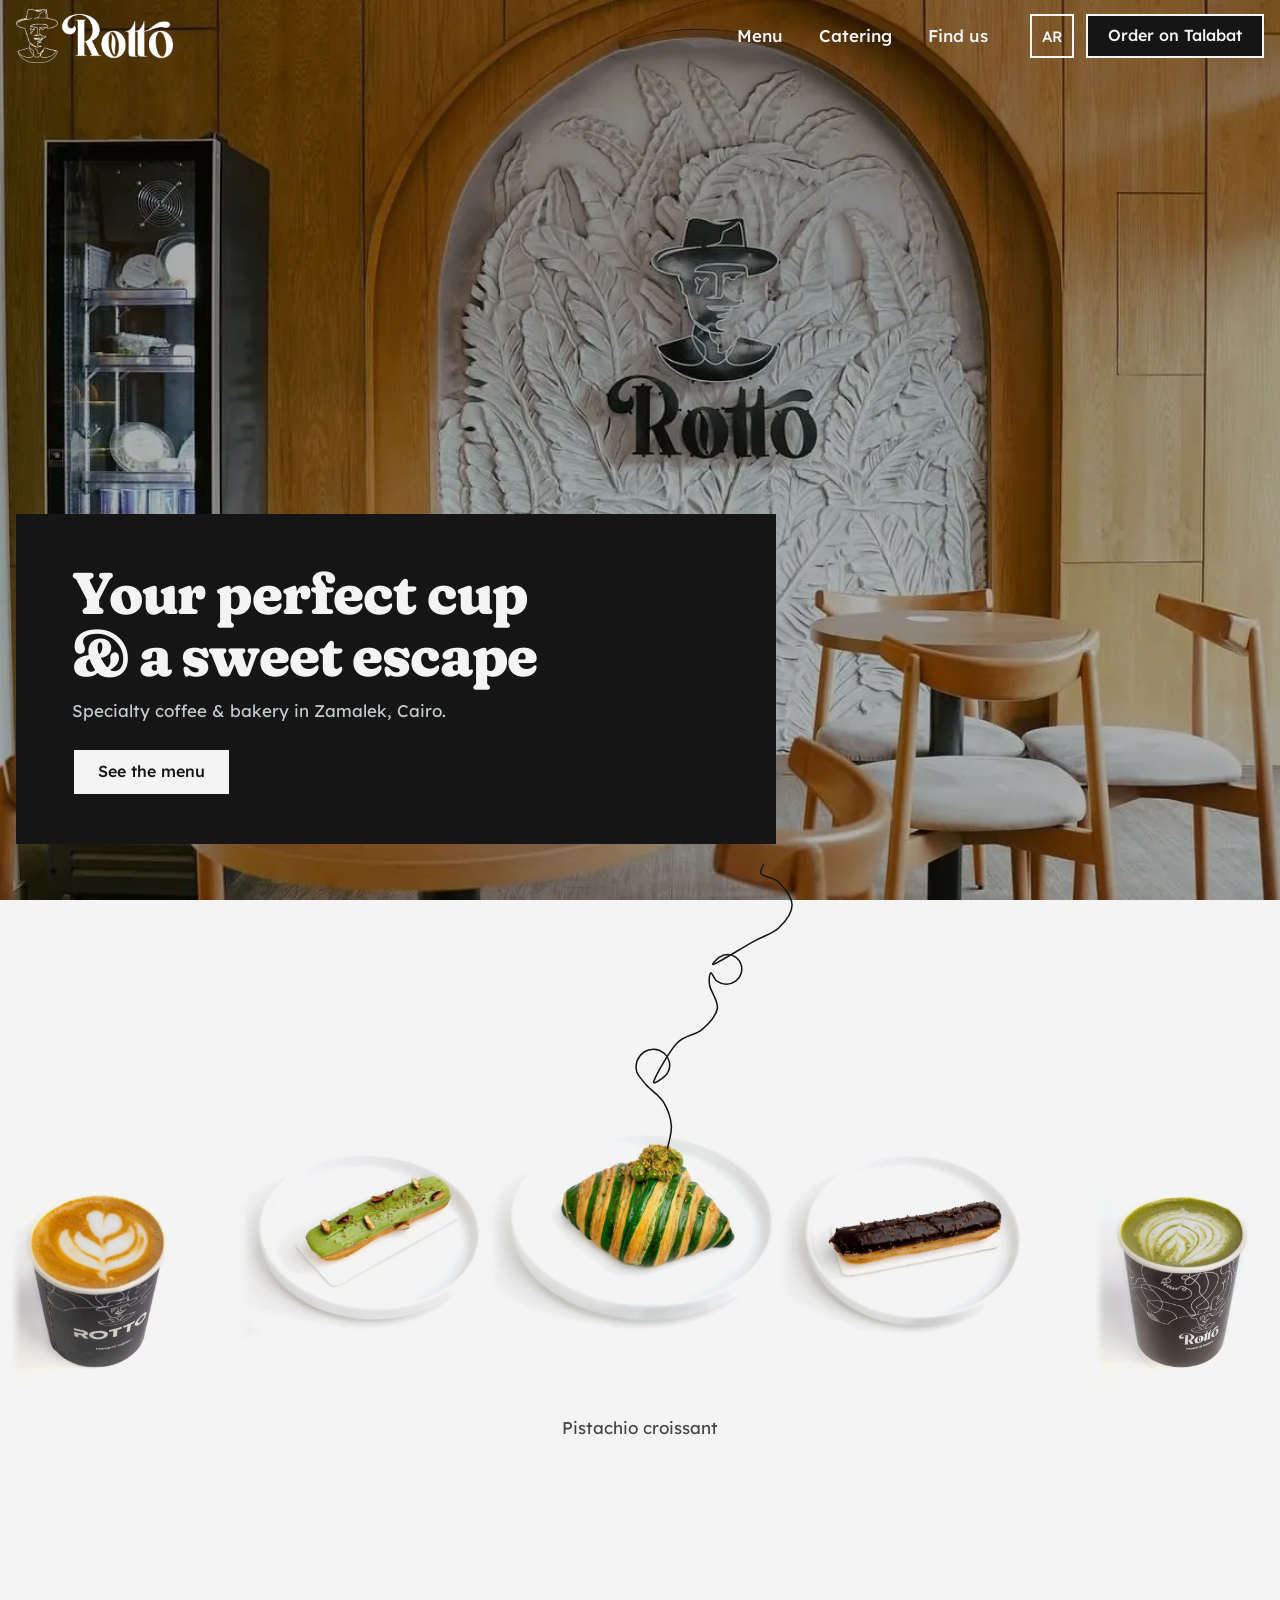
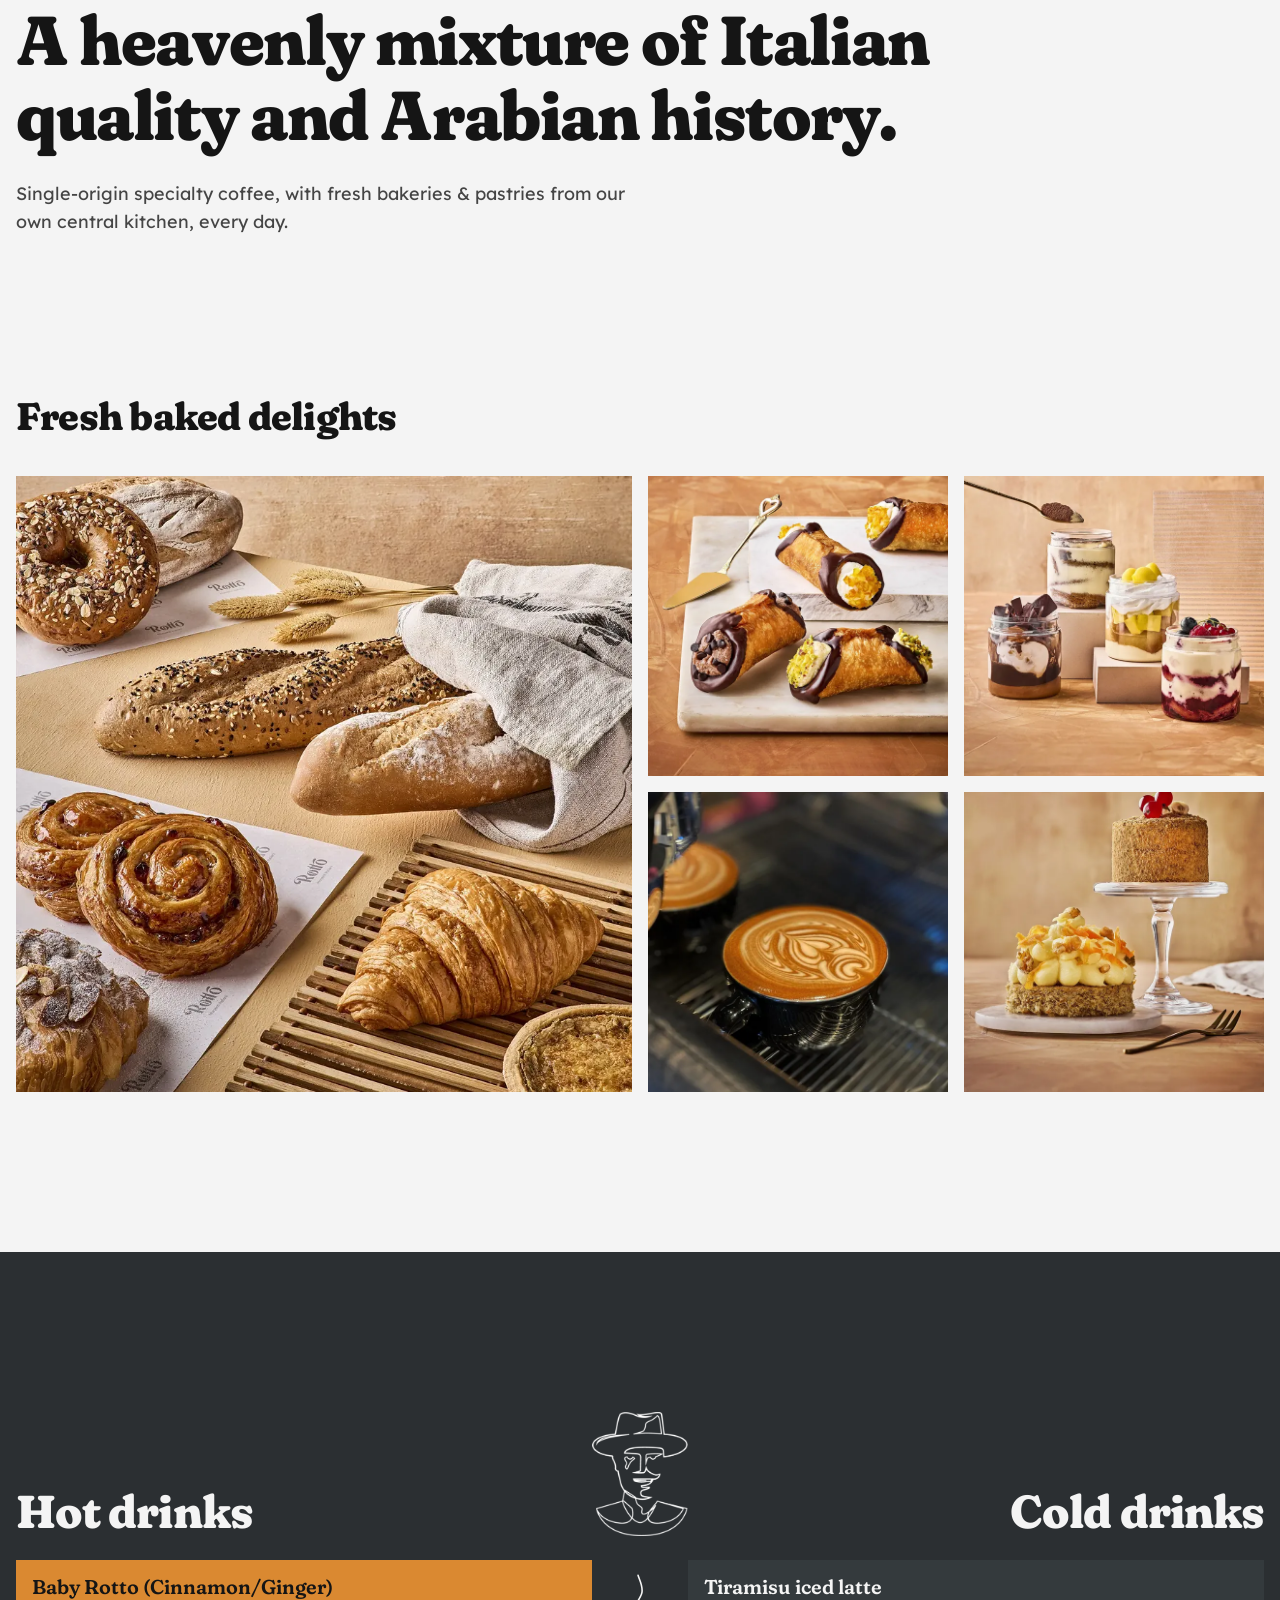
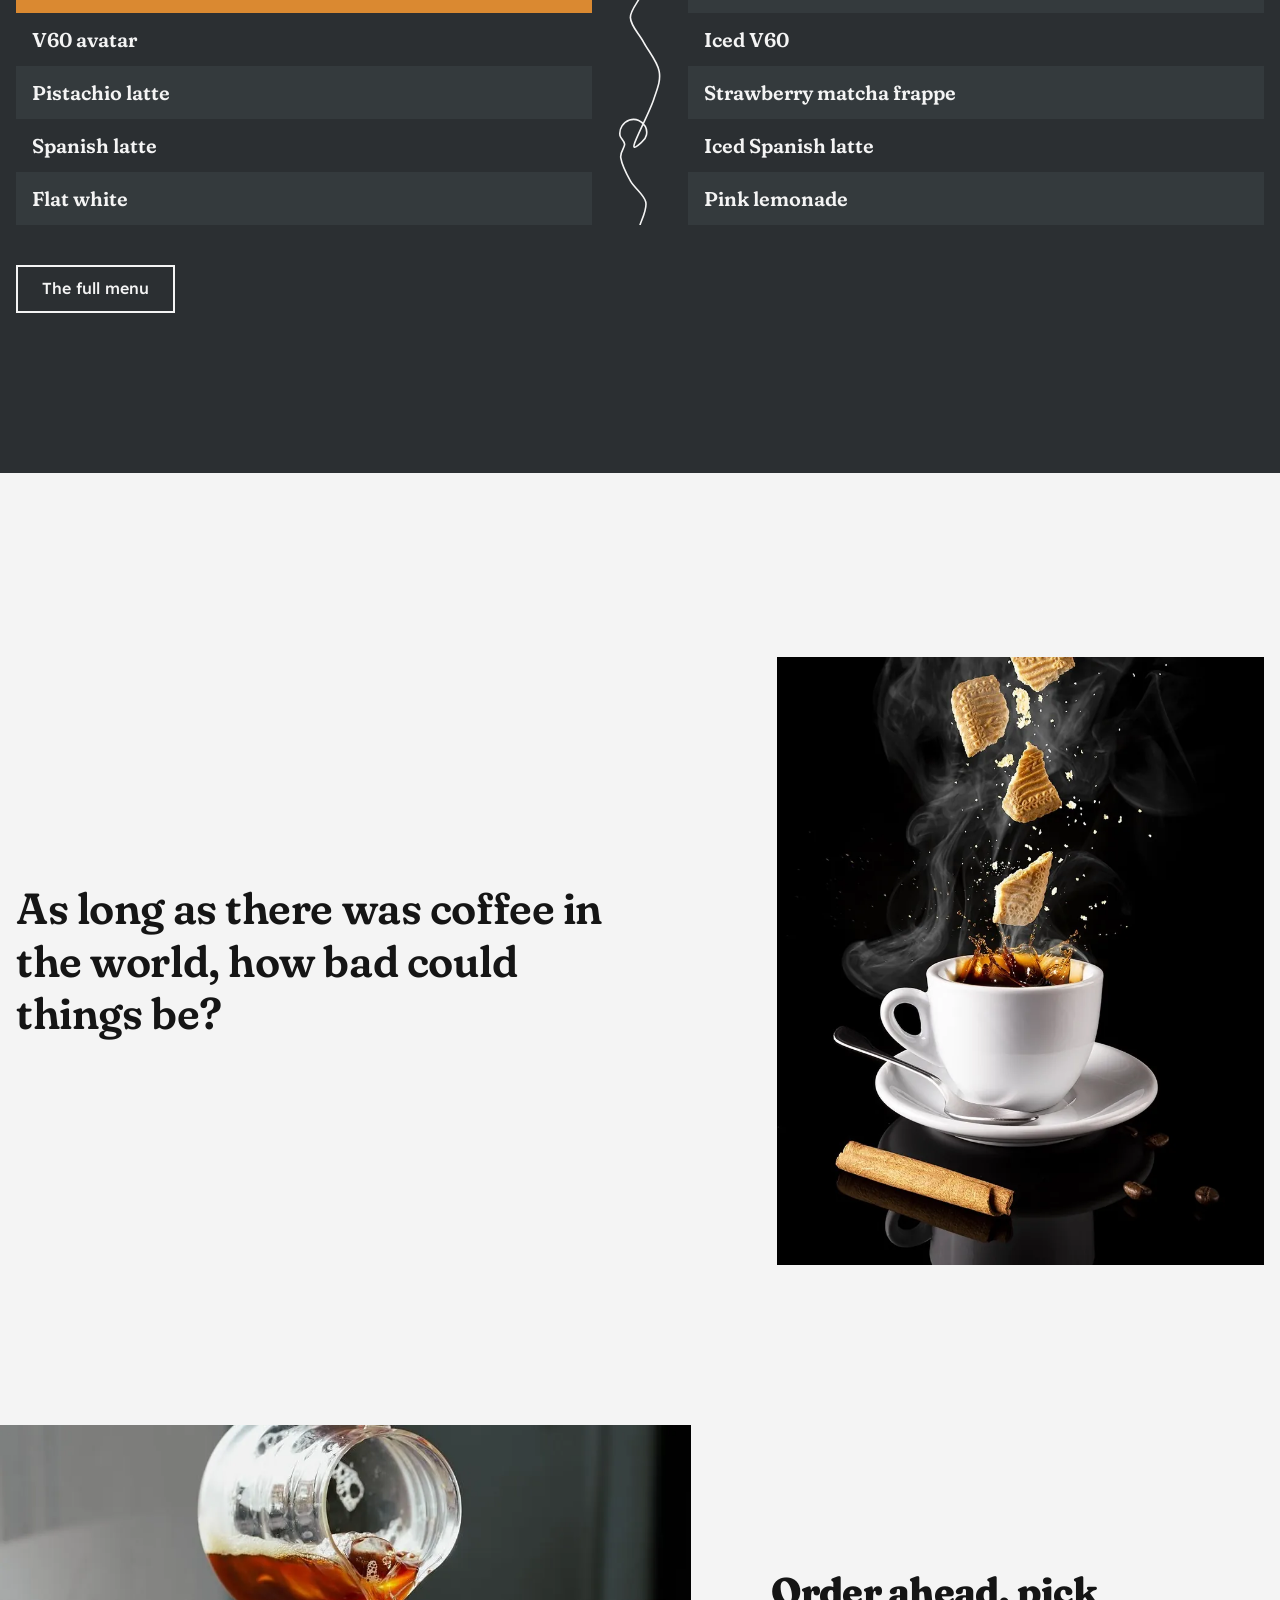
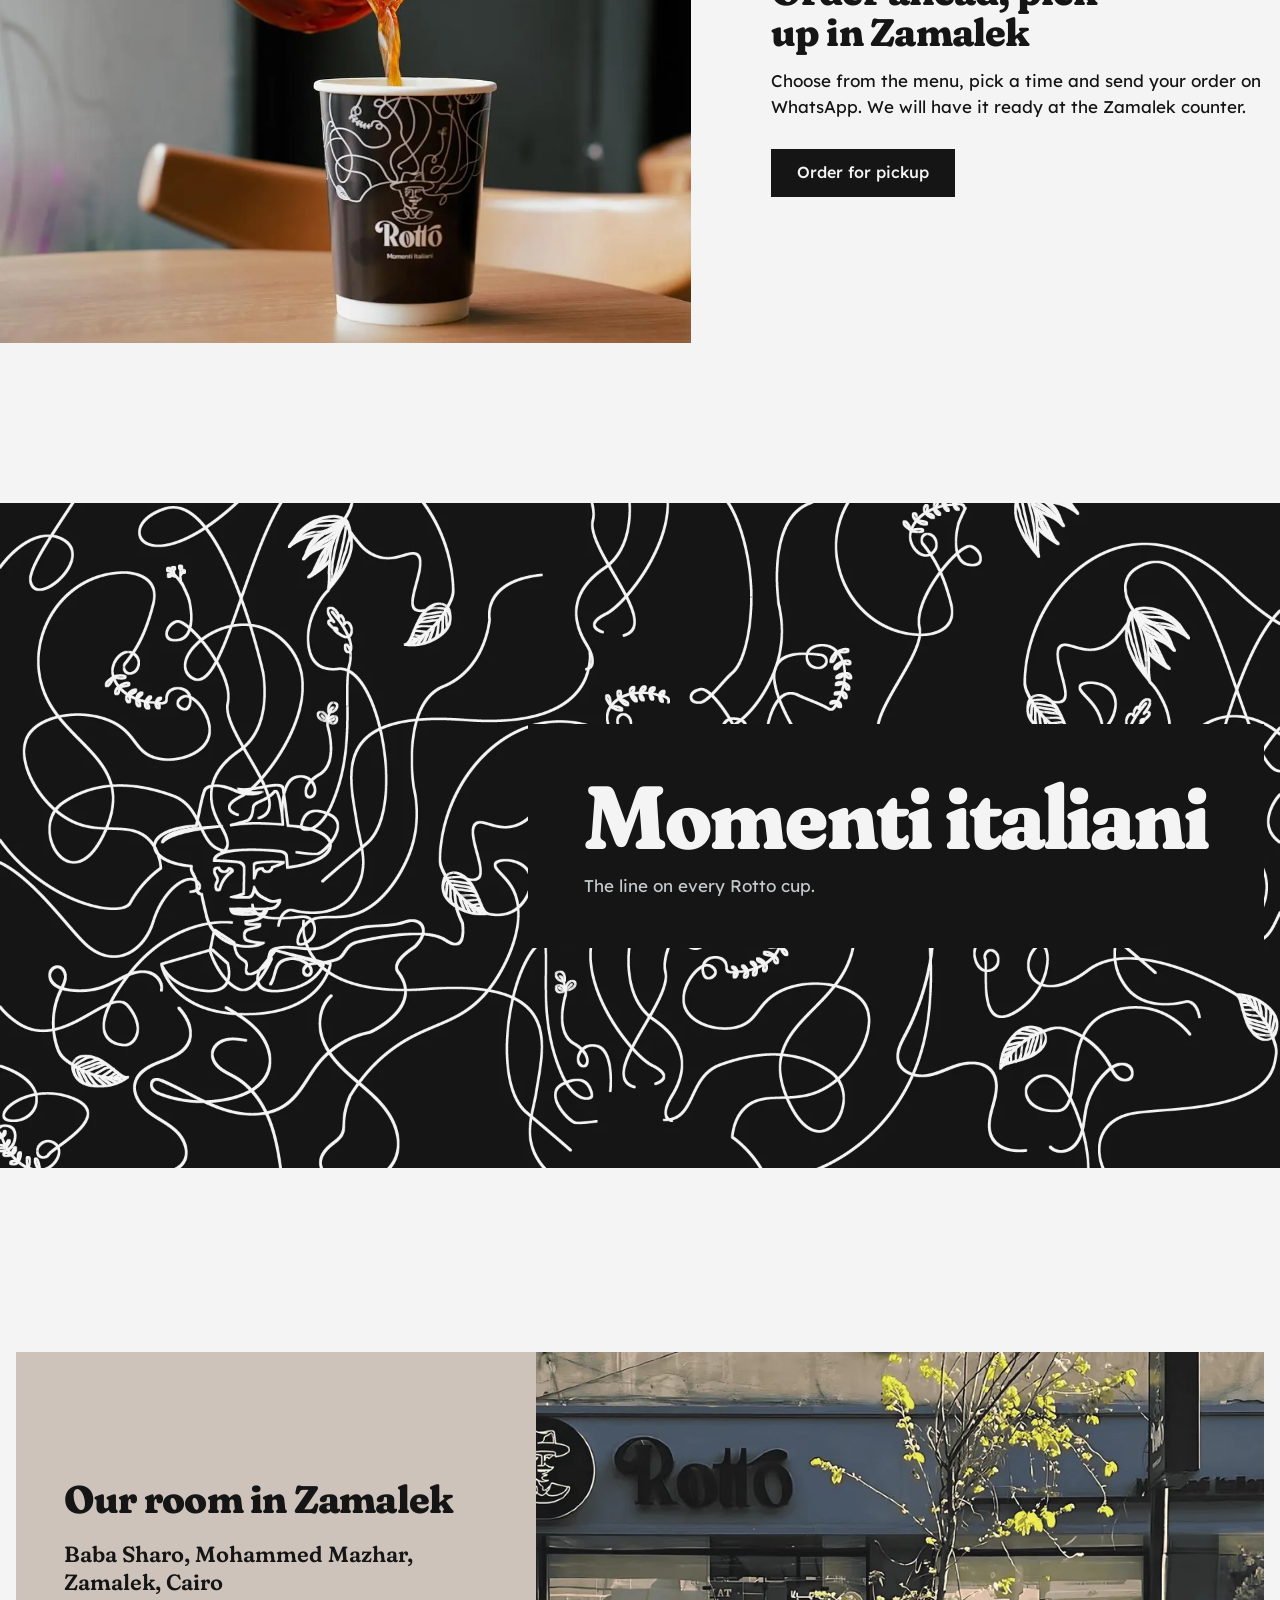
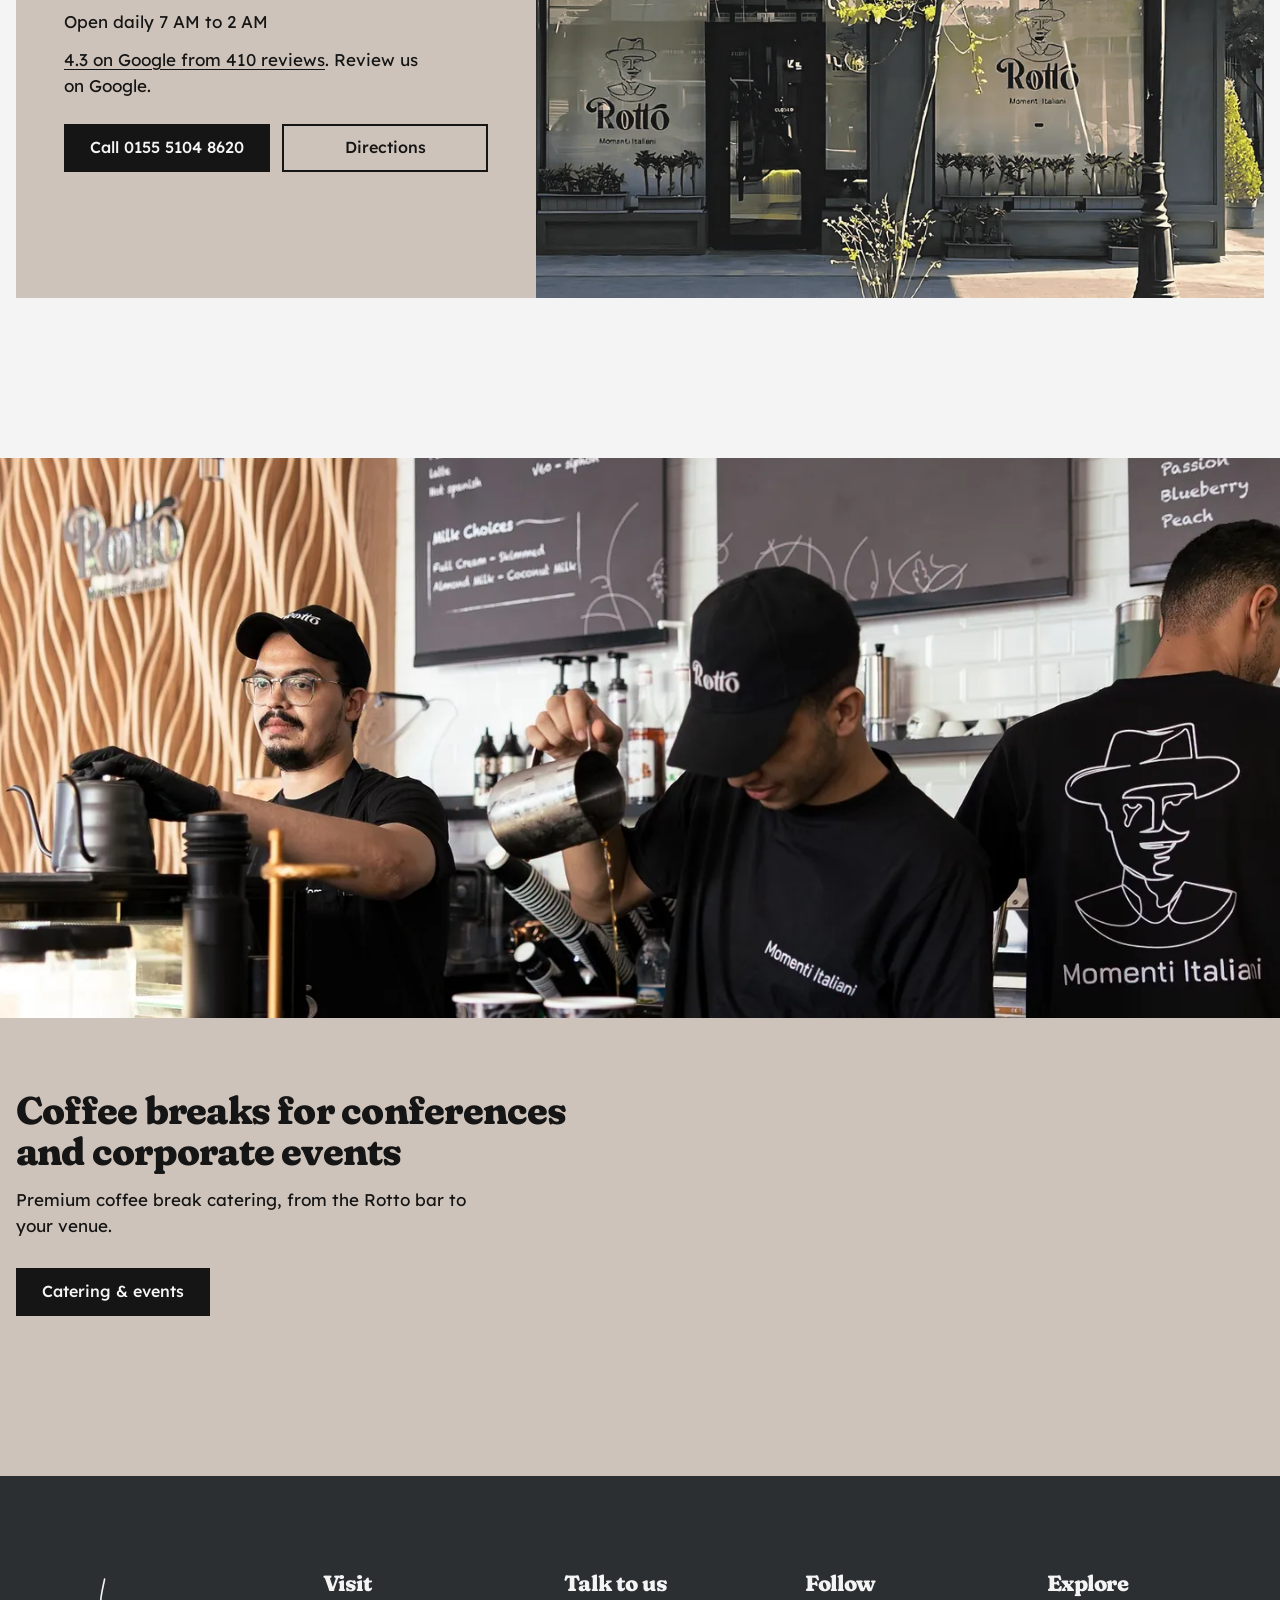
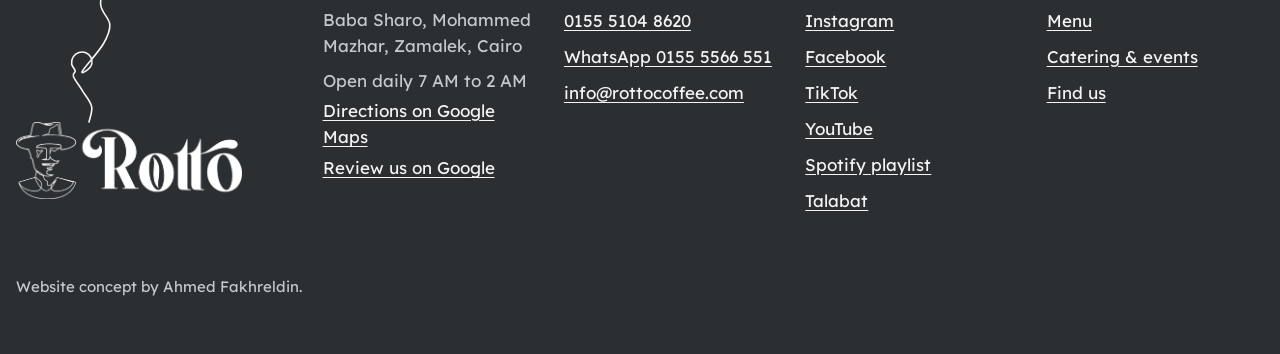
<file: index.html>
<!doctype html>
<html lang="en">
<head>
<meta charset="utf-8">
<meta name="viewport" content="width=device-width, initial-scale=1, minimum-scale=1">
<title>Rotto Coffee &amp; Bakery | Zamalek, Cairo</title>
<meta name="description" content="Specialty coffee and Italian-inspired pastries from our own central kitchen in Zamalek, Cairo. Menu, catering and directions.">
<meta name="theme-color" content="#f4f4f4">
<link rel="canonical" href="https://ahmedfakhr1.github.io/rotto-preview/">
<meta property="og:type" content="website">
<meta property="og:site_name" content="Rotto Coffee &amp; Bakery">
<meta property="og:title" content="Rotto Coffee &amp; Bakery | Zamalek, Cairo">
<meta property="og:description" content="Specialty coffee and Italian-inspired pastries from our own central kitchen in Zamalek, Cairo. Menu, catering and directions.">
<meta property="og:url" content="https://ahmedfakhr1.github.io/rotto-preview/">
<meta property="og:image" content="https://ahmedfakhr1.github.io/rotto-preview/img/og.jpg">
<meta name="twitter:card" content="summary_large_image">
<link rel="icon" type="image/png" href="img/icon.png">
<link rel="apple-touch-icon" href="img/apple-touch-icon.png">
<link rel="preload" href="fonts/fraunces-c8e588.woff2" as="font" type="font/woff2" crossorigin>
<link rel="preload" href="fonts/lexend-45b4c6.woff2" as="font" type="font/woff2" crossorigin>
<style>html.fl body{opacity:0}body{transition:opacity .25s ease}</style>
<script>document.documentElement.classList.add("fl","js");(function(){var d=document.documentElement,n=0,x=function(){d.classList.remove("fl")};setTimeout(x,1200);if(document.fonts&&document.fonts.load){Promise.all([document.fonts.load("600 20px Fraunces"),document.fonts.load("400 16px Lexend"),document.fonts.load("500 16px Lexend")]).then(x,x)}else x()})()</script>
<link rel="stylesheet" href="fonts.css?v=8">
<link rel="stylesheet" href="site.css?v=8">
<script type="application/ld+json">{"@context": "https://schema.org", "@type": "CafeOrCoffeeShop", "name": "Rotto Coffee & Bakery", "url": "https://ahmedfakhr1.github.io/rotto-preview/", "image": "https://ahmedfakhr1.github.io/rotto-preview/img/og.jpg", "telephone": "+201551048620", "email": "info@rottocoffee.com", "servesCuisine": ["Coffee", "Bakery", "Italian"], "menu": "https://ahmedfakhr1.github.io/rotto-preview/menu.html", "address": {"@type": "PostalAddress", "streetAddress": "Baba Sharo, Mohammed Mazhar", "addressLocality": "Zamalek", "addressRegion": "Cairo", "addressCountry": "EG"}, "hasMap": "https://maps.app.goo.gl/kfcP5bKoNNBrT7dv6", "openingHoursSpecification": {"@type": "OpeningHoursSpecification", "dayOfWeek": ["Monday", "Tuesday", "Wednesday", "Thursday", "Friday", "Saturday", "Sunday"], "opens": "07:00", "closes": "02:00"}, "sameAs": ["https://www.instagram.com/rottocoffee.eg", "https://www.facebook.com/Rotto.Coffe", "https://www.tiktok.com/@rotto.coffee", "https://www.youtube.com/@RottoCoffeeBakery"]}</script>
</head>
<body class="pg-home">
<a class="skip" href="#main">Skip to content</a>
<header class="hdr hdr--over" id="top">
<a class="logo" href="index.html" aria-label="Rotto Coffee &amp; Bakery, home"><img class="ld" src="img/logo-dark.png" width="474" height="223" alt="Rotto Coffee &amp; Bakery"><img class="lw" src="img/logo-white.png" width="935" height="321" alt=""></a>
<nav class="nav" aria-label="Main">
<a href="menu.html">Menu</a>
<a href="catering.html">Catering</a>
<a href="index.html#visit">Find us</a>
</nav>
<div class="hdr-act">
<button class="ar" type="button" id="arBtn" aria-haspopup="dialog">AR</button>
<a class="btn btn--g hdr-order" href="https://www.talabat.com/egypt/rotto" target="_blank" rel="noopener" aria-label="Order on Talabat">Order<span class="long"> on Talabat</span></a>
<button class="burger" type="button" id="burger" aria-expanded="false" aria-controls="drawer" aria-label="Open menu"><span></span><span></span></button>
</div>
</header>
<nav class="drawer" id="drawer" aria-label="Menu" hidden>
<a href="menu.html">Menu</a>
<a href="catering.html">Catering</a>
<a href="index.html#visit">Find us</a>
<a href="https://www.talabat.com/egypt/rotto" target="_blank" rel="noopener">Order on Talabat</a>
</nav>
<dialog class="note" id="arDlg" aria-labelledby="arT"><form method="dialog"><p id="arT">Arabic is not in this preview, it will be live in the final version.</p><button class="btn btn--g" value="ok" autofocus>Got it</button></form></dialog>
<main id="main">
<section class="ahero" aria-labelledby="h1">
<picture><source media="(max-width: 899px)" srcset="img/hero-tall.webp" width="802" height="1605"><img class="ahero-img" src="img/hero-wide.webp" width="1296" height="810" alt="The carved plaster arch with the lit Rotto gentleman inside the Zamalek room" fetchpriority="high"></picture>
<div class="ahero-box"><h1 id="h1">Your perfect cup &amp; a sweet escape</h1><p>Specialty coffee &amp; bakery in Zamalek, Cairo.</p><a class="btn btn--w" href="menu.html">See the menu</a></div>
</section>

<section class="hero lineup" aria-labelledby="lineH">
<h2 id="lineH" class="sr">Rotto favourites</h2>
<div class="stage" id="stage">
<svg class="steam" viewBox="0 0 240 310" aria-hidden="true" focusable="false" preserveAspectRatio="xMidYMax meet"><path d="M60.0 300.0 C60.7 296.0 64.7 284.0 64.0 276.0 C63.3 268.0 60.0 258.7 56.0 252.0 C52.0 245.3 43.6 239.7 40.0 236.0 C36.4 232.3 36.5 232.5 34.5 229.8 C32.5 227.1 29.0 223.5 27.9 219.9 C26.9 216.3 27.2 211.7 28.4 208.3 C29.7 204.9 32.5 201.4 35.4 199.4 C38.4 197.5 42.6 196.4 46.0 196.5 C49.4 196.6 53.4 198.2 56.0 200.2 C58.6 202.3 60.8 205.8 61.7 208.9 C62.6 212.0 62.3 216.0 61.2 218.9 C60.1 221.9 57.6 224.9 55.1 226.5 C52.6 228.2 43.5 235.1 46.0 229.0 C48.5 222.9 61.7 198.8 70.0 190.0 C78.3 181.2 89.0 182.0 96.0 176.0 C103.0 170.0 110.7 161.7 112.0 154.0 C113.3 146.3 105.1 136.2 104.0 130.0 C102.9 123.8 103.9 117.6 105.1 116.8 C106.4 116.1 108.8 123.5 111.5 125.5 C114.2 127.4 118.2 128.6 121.4 128.6 C124.7 128.6 128.5 127.3 131.1 125.4 C133.6 123.6 135.9 120.3 136.8 117.4 C137.7 114.4 137.7 110.6 136.7 107.8 C135.8 104.9 133.5 102.0 131.1 100.3 C128.8 98.6 125.3 97.6 122.5 97.6 C119.7 97.6 116.4 98.8 114.2 100.4 C112.0 102.1 103.3 110.1 109.3 107.4 C115.3 104.6 138.9 90.2 150.0 84.0 C161.1 77.8 169.3 76.3 176.0 70.0 C182.7 63.7 190.0 54.0 190.0 46.0 C190.0 38.0 181.3 27.3 176.0 22.0 C170.7 16.7 160.7 17.0 158.0 14.0 C155.3 11.0 159.7 5.7 160.0 4.0" pathLength="1" fill="none" stroke="currentColor" stroke-width="1.6" stroke-linecap="round" stroke-linejoin="round"/></svg>
<div class="arc" id="arc" tabindex="0" role="group" aria-roledescription="carousel" aria-label="Rotto favourites. Swipe or use the arrow keys."><div class="sp" data-n="Almond croissant"><img src="img/h-almond-croissant.webp" width="420" height="420" alt="An almond croissant on a white plate"></div><div class="sp" data-n="Cappuccino"><img src="img/h-cappuccino.webp" width="720" height="720" alt="A cappuccino with heart latte art in a black Rotto cup"></div><div class="sp" data-n="Pistachio eclair"><img src="img/h-pistachio-eclair.webp" width="720" height="720" alt="A pistachio eclair on a white plate"></div><div class="sp" data-n="Pistachio croissant"><img src="img/h-pistachio-croissant.webp" width="720" height="720" alt="A green striped pistachio croissant on a white plate"></div><div class="sp" data-n="Chocolate eclair"><img src="img/h-chocolate-eclair.webp" width="720" height="720" alt="A chocolate eclair on a white plate"></div><div class="sp" data-n="Matcha latte"><img src="img/h-matcha.webp" width="720" height="720" alt="A matcha latte with latte art in a black Rotto cup"></div><div class="sp" data-n="Coffee tiramisu"><img src="img/h-tiramisu.webp" width="720" height="720" alt="A coffee tiramisu in a glass jar"></div></div>
</div>
<p class="pick" id="pickN" aria-live="polite" aria-atomic="true">Pistachio croissant</p>
</section>

<section class="intro" aria-label="About Rotto">
<p class="stmt rv">A heavenly mixture of Italian quality and Arabian history.</p>
<p class="stmt-sub rv">Single-origin specialty coffee, with fresh bakeries &amp; pastries from our own central kitchen, every day.</p>
</section>

<section class="bake" aria-labelledby="bakeH">
<h2 id="bakeH" class="sec-h rv">Fresh baked delights</h2>
<div class="mosaic">
<img class="m-big" src="img/m-feature.webp" width="860" height="860" alt="Breads, bagels, cinnamon rolls and croissants on a baking table" loading="lazy">
<img src="img/m-cannoli.webp" width="620" height="620" alt="Italian cannoli on a marble board" loading="lazy">
<img src="img/m-tiramisu.webp" width="620" height="620" alt="Coffee tiramisu jars with a spoon of cocoa" loading="lazy">
<img src="img/m-latte.webp" width="620" height="620" alt="A latte with rosetta art on the espresso machine" loading="lazy">
<img src="img/m-carrot.webp" width="620" height="620" alt="A carrot cake topped with cream and walnuts" loading="lazy">
</div>
</section>

<section class="board dk" aria-labelledby="boardH">
<div class="board-in">
<h2 id="boardH" class="sr">Hot and cold drinks</h2>
<div class="board-h" aria-hidden="true"><span>Hot drinks</span><img src="img/gentleman-white.png" width="250" height="321" alt="" loading="lazy"><span>Cold drinks</span></div>
<div class="board-cols">
<div><h3 class="colh">Hot drinks</h3><ul class="rows"><li class="band"><span>Baby Rotto (Cinnamon/Ginger)</span></li><li class=""><span>V60 avatar</span></li><li class=""><span>Pistachio latte</span></li><li class=""><span>Spanish latte</span></li><li class=""><span>Flat white</span></li></ul></div>
<div class="board-line" aria-hidden="true"><svg class="vline" viewBox="0 0 100 260" aria-hidden="true" focusable="false" preserveAspectRatio="xMidYMax meet"><path d="M50.0 260.0 C51.0 256.0 57.7 243.7 56.0 236.0 C54.3 228.3 44.3 221.7 40.0 214.0 C35.7 206.3 31.0 196.3 30.0 190.0 C29.0 183.7 34.1 179.8 34.0 175.9 C33.9 172.0 29.6 169.8 29.1 166.6 C28.7 163.4 29.6 159.3 31.3 156.7 C33.0 154.0 36.2 151.6 39.1 150.6 C42.0 149.7 46.0 149.9 48.7 151.1 C51.4 152.2 54.2 154.8 55.5 157.3 C56.9 159.9 57.3 163.5 56.7 166.2 C56.1 168.9 54.1 171.9 52.0 173.5 C49.9 175.2 42.0 183.3 44.0 176.0 C46.0 168.7 59.7 142.7 64.0 130.0 C68.3 117.3 71.7 110.0 70.0 100.0 C68.3 90.0 59.0 79.3 54.0 70.0 C49.0 60.7 40.3 52.7 40.0 44.0 C39.7 35.3 50.7 25.3 52.0 18.0 C53.3 10.7 48.7 3.0 48.0 0.0" pathLength="1" fill="none" stroke="currentColor" stroke-width="1.6" stroke-linecap="round" stroke-linejoin="round"/></svg></div>
<div><h3 class="colh">Cold drinks</h3><ul class="rows"><li class=""><span>Tiramisu iced latte</span></li><li class=""><span>Iced V60</span></li><li class=""><span>Strawberry matcha frappe</span></li><li class=""><span>Iced Spanish latte</span></li><li class=""><span>Pink lemonade</span></li></ul></div>
</div>
<p class="board-more"><a class="btn btn--o2" href="menu.html">The full menu</a></p>
</div>
</section>

<section class="quote" aria-label="A Rotto thought">
<blockquote class="rv"><p>As long as there was coffee in the world, how bad could things be?</p></blockquote>
<img src="img/q-splash.webp" width="800" height="1000" alt="Biscuits falling into a steaming cup of coffee" loading="lazy">
</section>

<section class="ahead" aria-labelledby="aheadH">
<img src="img/pour-wide.webp" width="1080" height="810" alt="Coffee poured into a Rotto takeaway cup at a window table" loading="lazy">
<div class="ahead-tx rv"><h2 id="aheadH">Order ahead, pick up in Zamalek</h2>
<p>Choose from the menu, pick a time and send your order on WhatsApp. We will have it ready at the Zamalek counter.</p>
<a class="btn btn--g" href="menu.html">Order for pickup</a></div>
</section>

<section class="mom" aria-labelledby="momH">
<img class="mom-pat" src="img/pattern.webp" width="1920" height="1080" alt="" loading="lazy">
<div class="mom-box"><h2 id="momH">Momenti italiani</h2><p>The line on every Rotto cup.</p></div>
</section>

<section class="visit visit--flip" id="visit" aria-labelledby="visitH">
<div class="visit-ph"><img src="img/b-zamalek.webp" width="900" height="675" alt="The Rotto shopfront on Baba Sharo street in Zamalek, with the round gentleman sign" loading="lazy"></div>
<div class="visit-tx rv">
<h2 id="visitH">Our room in Zamalek</h2>
<p class="big">Baba Sharo, Mohammed Mazhar, Zamalek, Cairo</p>
<p>Open daily 7 AM to 2 AM</p>
<p><a class="tl" href="https://g.page/r/CVUXenCn5G0jEAE/review" target="_blank" rel="noopener">4.3 on Google from 410 reviews</a>. Review us on Google.</p>
<div class="btns"><a class="btn btn--g" href="tel:+201551048620">Call 0155 5104 8620</a><a class="btn btn--o" href="https://maps.app.goo.gl/kfcP5bKoNNBrT7dv6" target="_blank" rel="noopener">Directions</a></div>
</div>
</section>

<section class="tease" aria-labelledby="teaseH">
<img class="tease-img" src="img/bar-wide.webp" width="1440" height="810" alt="Rotto baristas pouring at the Zamalek bar under the chalk menus" loading="lazy">
<div class="tease-tx rv"><h2 id="teaseH">Coffee breaks for conferences and corporate events</h2>
<p>Premium coffee break catering, from the Rotto bar to your venue.</p>
<a class="btn btn--g" href="catering.html">Catering &amp; events</a></div>
</section>
</main>
<footer class="ftr dk" id="footer">
<div class="ftr-in">
<div class="ftr-brand"><svg class="fline" viewBox="0 0 200 220" aria-hidden="true" focusable="false" preserveAspectRatio="xMidYMax meet"><path d="M100.0 220.0 C100.7 216.0 105.7 204.0 104.0 196.0 C102.3 188.0 94.7 179.7 90.0 172.0 C85.3 164.3 77.9 155.1 76.0 150.0 C74.1 144.9 79.2 144.6 78.8 141.4 C78.3 138.2 73.8 134.6 73.3 131.0 C72.8 127.3 73.8 122.7 75.7 119.8 C77.6 116.8 81.3 114.0 84.5 113.0 C87.8 111.9 92.2 112.2 95.3 113.4 C98.4 114.7 101.5 117.7 103.0 120.5 C104.5 123.3 104.9 127.5 104.3 130.5 C103.6 133.6 101.4 136.9 99.0 138.7 C96.6 140.6 86.2 148.0 90.0 141.5 C93.8 135.0 115.0 111.9 122.0 100.0 C129.0 88.1 132.7 80.0 132.0 70.0 C131.3 60.0 119.3 51.7 118.0 40.0 C116.7 28.3 123.0 6.7 124.0 0.0" pathLength="1" fill="none" stroke="currentColor" stroke-width="1.6" stroke-linecap="round" stroke-linejoin="round"/></svg><img src="img/logo-white.png" width="935" height="321" alt="Rotto Coffee &amp; Bakery" loading="lazy"></div>
<div class="ftr-col"><h2>Visit</h2><p>Baba Sharo, Mohammed Mazhar, Zamalek, Cairo</p><p>Open daily 7 AM to 2 AM</p><a href="https://maps.app.goo.gl/kfcP5bKoNNBrT7dv6" target="_blank" rel="noopener">Directions on Google Maps</a><a href="https://g.page/r/CVUXenCn5G0jEAE/review" target="_blank" rel="noopener">Review us on Google</a></div>
<div class="ftr-col"><h2>Talk to us</h2><a href="tel:+201551048620">0155 5104 8620</a><a href="https://wa.me/201555566551" target="_blank" rel="noopener">WhatsApp 0155 5566 551</a><a href="mailto:info@rottocoffee.com">info@rottocoffee.com</a></div>
<div class="ftr-col"><h2>Follow</h2><a href="https://www.instagram.com/rottocoffee.eg" target="_blank" rel="noopener">Instagram</a><a href="https://www.facebook.com/Rotto.Coffe" target="_blank" rel="noopener">Facebook</a><a href="https://www.tiktok.com/@rotto.coffee" target="_blank" rel="noopener">TikTok</a><a href="https://www.youtube.com/@RottoCoffeeBakery" target="_blank" rel="noopener">YouTube</a><a href="https://open.spotify.com/playlist/1MCFKYFXWCzhBTeKr49k23" target="_blank" rel="noopener">Spotify playlist</a><a href="https://www.talabat.com/egypt/rotto" target="_blank" rel="noopener">Talabat</a></div>
<div class="ftr-col"><h2>Explore</h2><a href="menu.html">Menu</a><a href="catering.html">Catering &amp; events</a><a href="index.html#visit">Find us</a></div>
</div>
<p class="credit">Website concept by Ahmed Fakhreldin.</p>
</footer>
<nav class="bar" id="bar" aria-label="Quick actions"><a href="tel:+201551048620">Call</a><a href="menu.html">Menu</a><a href="https://maps.app.goo.gl/kfcP5bKoNNBrT7dv6" target="_blank" rel="noopener">Directions</a></nav>
<script src="site.js?v=8"></script>
</body>
</html>
</file>
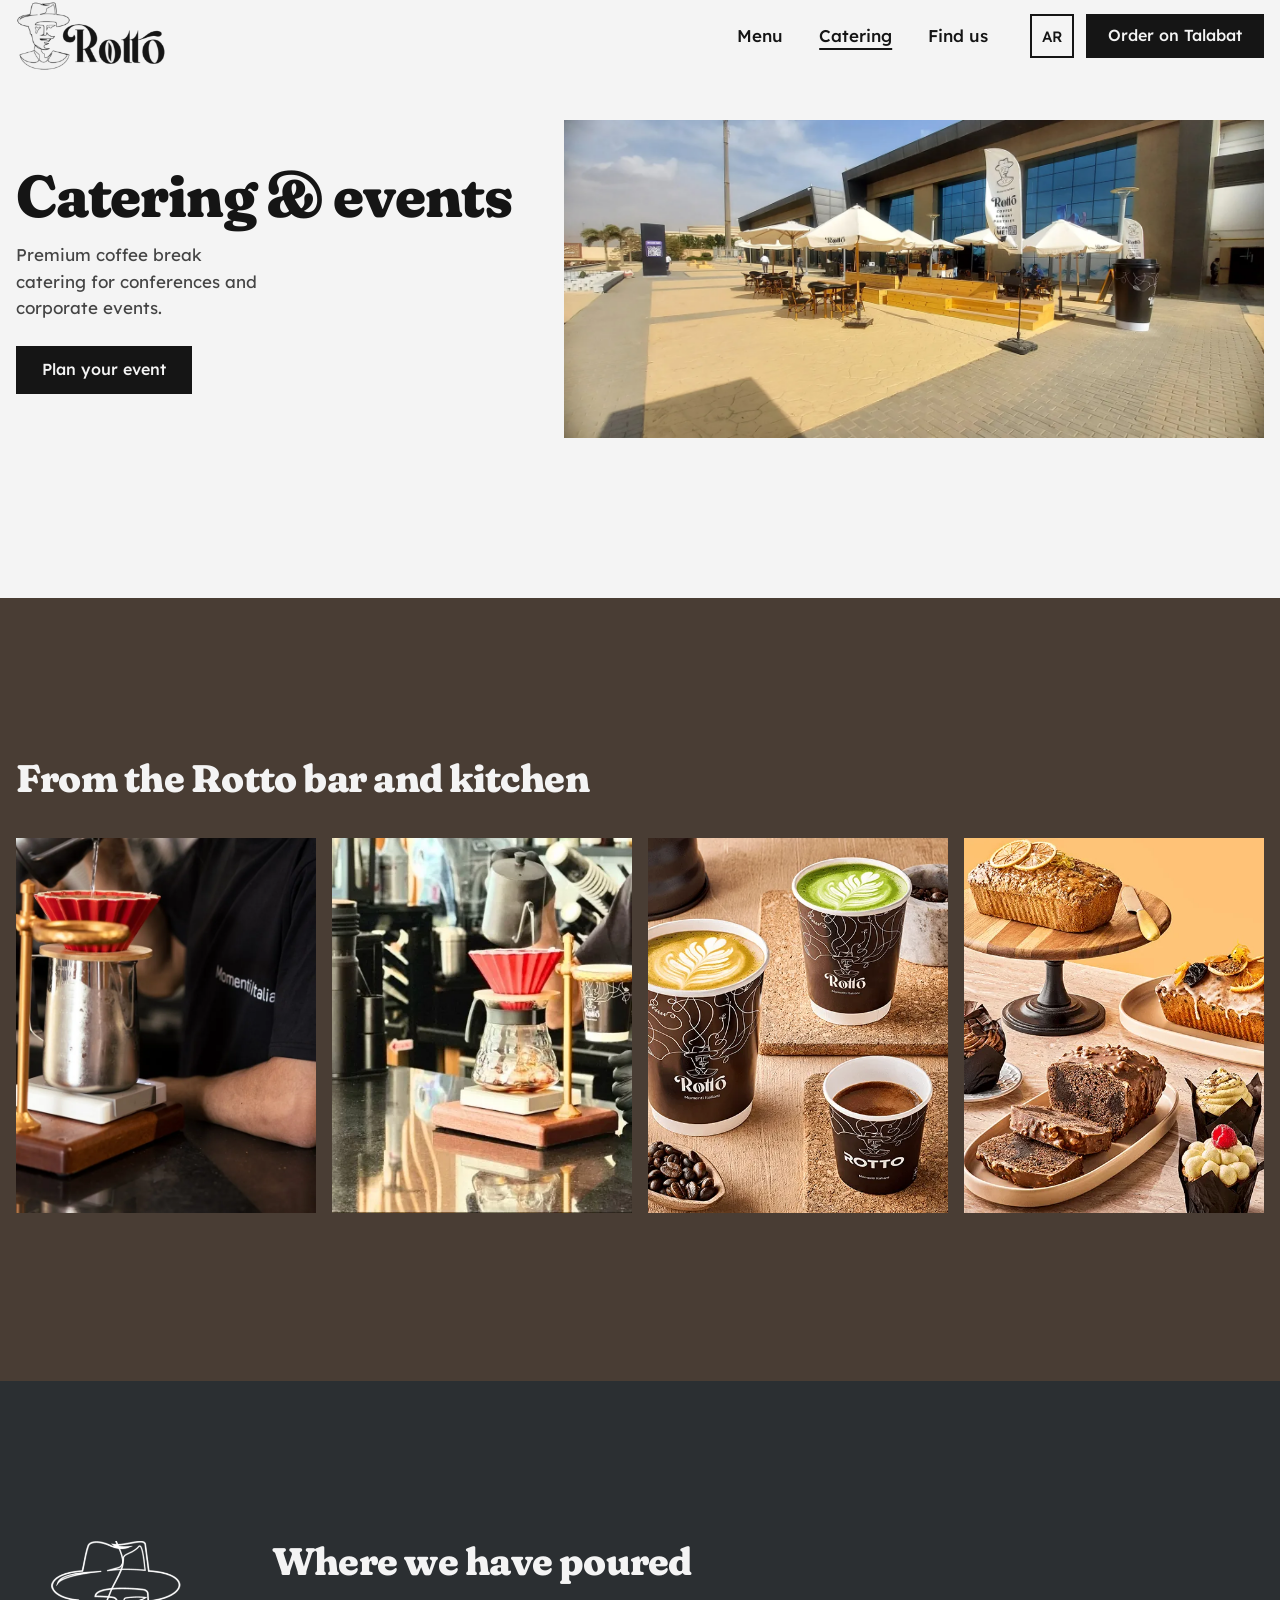
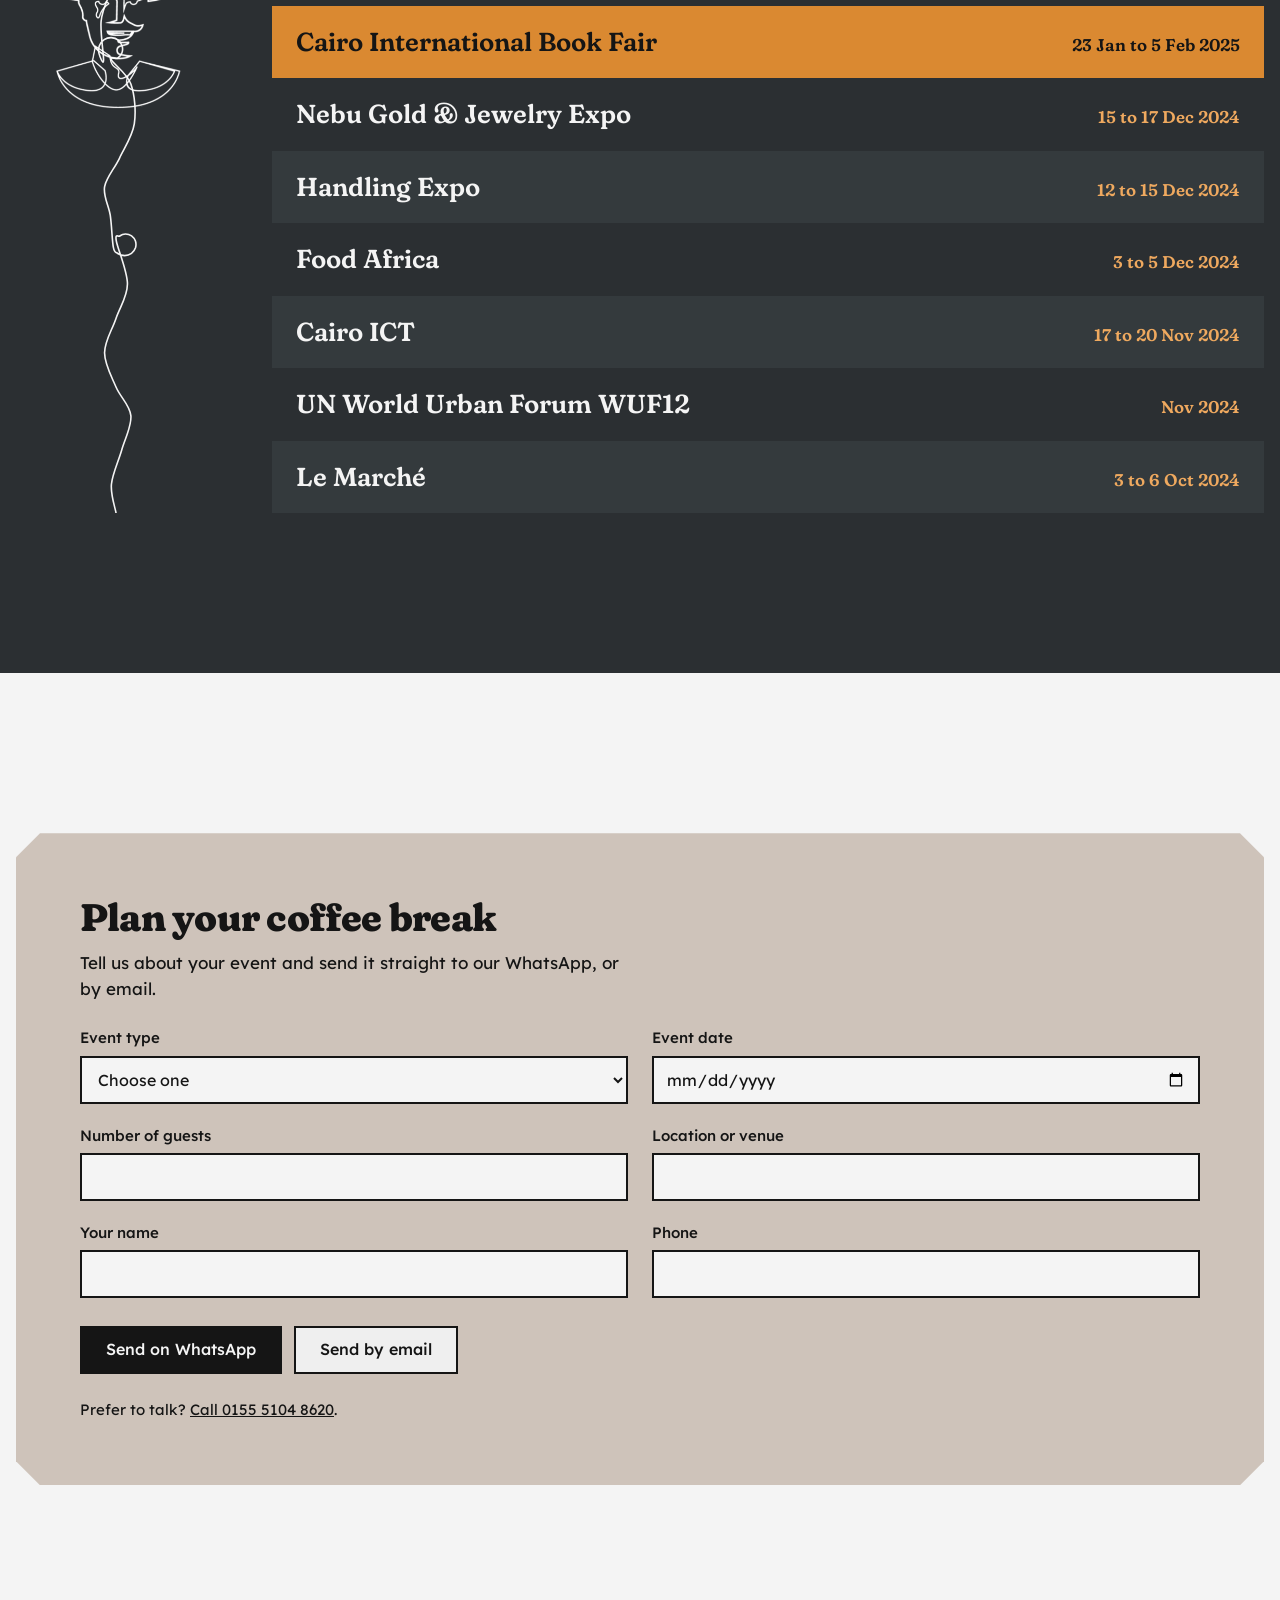
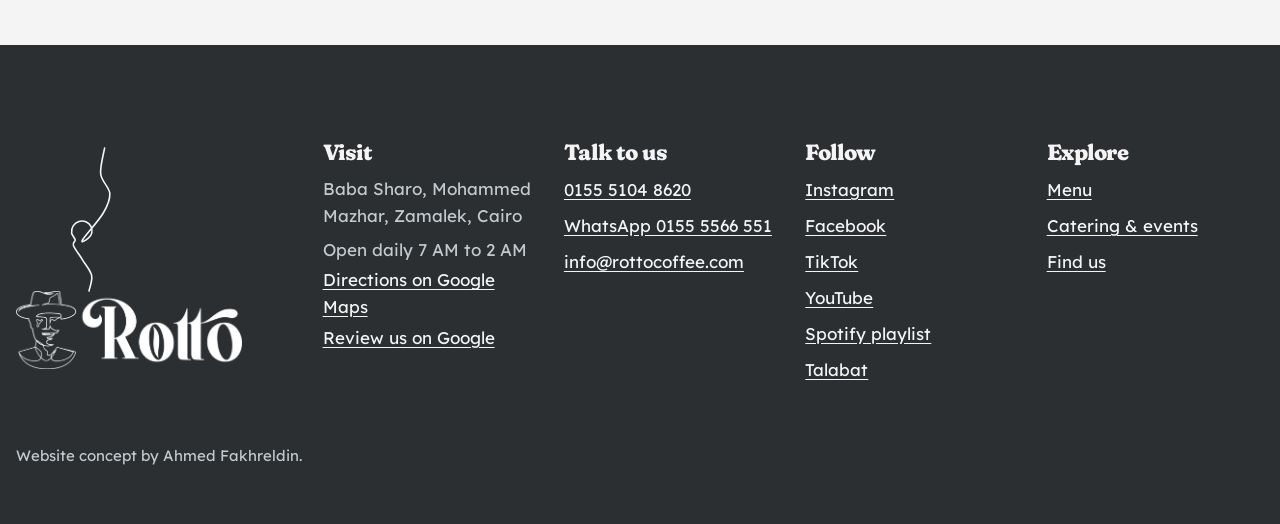
<file: catering.html>
<!doctype html>
<html lang="en">
<head>
<meta charset="utf-8">
<meta name="viewport" content="width=device-width, initial-scale=1, minimum-scale=1">
<title>Catering &amp; events | Rotto Coffee &amp; Bakery</title>
<meta name="description" content="Premium coffee break catering for conferences and corporate events by Rotto Coffee &amp; Bakery, Cairo. Enquire by WhatsApp, phone or email.">
<meta name="theme-color" content="#f4f4f4">
<link rel="canonical" href="https://ahmedfakhr1.github.io/rotto-preview/catering.html">
<meta property="og:type" content="website">
<meta property="og:site_name" content="Rotto Coffee &amp; Bakery">
<meta property="og:title" content="Catering &amp; events | Rotto Coffee &amp; Bakery">
<meta property="og:description" content="Premium coffee break catering for conferences and corporate events by Rotto Coffee &amp; Bakery, Cairo. Enquire by WhatsApp, phone or email.">
<meta property="og:url" content="https://ahmedfakhr1.github.io/rotto-preview/catering.html">
<meta property="og:image" content="https://ahmedfakhr1.github.io/rotto-preview/img/og.jpg">
<meta name="twitter:card" content="summary_large_image">
<link rel="icon" type="image/png" href="img/icon.png">
<link rel="apple-touch-icon" href="img/apple-touch-icon.png">
<link rel="preload" href="fonts/fraunces-c8e588.woff2" as="font" type="font/woff2" crossorigin>
<link rel="preload" href="fonts/lexend-45b4c6.woff2" as="font" type="font/woff2" crossorigin>
<style>html.fl body{opacity:0}body{transition:opacity .25s ease}</style>
<script>document.documentElement.classList.add("fl","js");(function(){var d=document.documentElement,n=0,x=function(){d.classList.remove("fl")};setTimeout(x,1200);if(document.fonts&&document.fonts.load){Promise.all([document.fonts.load("600 20px Fraunces"),document.fonts.load("400 16px Lexend"),document.fonts.load("500 16px Lexend")]).then(x,x)}else x()})()</script>
<link rel="stylesheet" href="fonts.css?v=8">
<link rel="stylesheet" href="site.css?v=8">
<script type="application/ld+json">{"@context": "https://schema.org", "@type": "CafeOrCoffeeShop", "name": "Rotto Coffee & Bakery", "url": "https://ahmedfakhr1.github.io/rotto-preview/", "image": "https://ahmedfakhr1.github.io/rotto-preview/img/og.jpg", "telephone": "+201551048620", "email": "info@rottocoffee.com", "servesCuisine": ["Coffee", "Bakery", "Italian"], "menu": "https://ahmedfakhr1.github.io/rotto-preview/menu.html", "address": {"@type": "PostalAddress", "streetAddress": "Baba Sharo, Mohammed Mazhar", "addressLocality": "Zamalek", "addressRegion": "Cairo", "addressCountry": "EG"}, "hasMap": "https://maps.app.goo.gl/kfcP5bKoNNBrT7dv6", "openingHoursSpecification": {"@type": "OpeningHoursSpecification", "dayOfWeek": ["Monday", "Tuesday", "Wednesday", "Thursday", "Friday", "Saturday", "Sunday"], "opens": "07:00", "closes": "02:00"}, "sameAs": ["https://www.instagram.com/rottocoffee.eg", "https://www.facebook.com/Rotto.Coffe", "https://www.tiktok.com/@rotto.coffee", "https://www.youtube.com/@RottoCoffeeBakery"]}</script>
</head>
<body>
<a class="skip" href="#main">Skip to content</a>
<header class="hdr" id="top">
<a class="logo" href="index.html" aria-label="Rotto Coffee &amp; Bakery, home"><img class="ld" src="img/logo-dark.png" width="474" height="223" alt="Rotto Coffee &amp; Bakery"></a>
<nav class="nav" aria-label="Main">
<a href="menu.html">Menu</a>
<a href="catering.html" aria-current="page">Catering</a>
<a href="index.html#visit">Find us</a>
</nav>
<div class="hdr-act">
<button class="ar" type="button" id="arBtn" aria-haspopup="dialog">AR</button>
<a class="btn btn--g hdr-order" href="https://www.talabat.com/egypt/rotto" target="_blank" rel="noopener" aria-label="Order on Talabat">Order<span class="long"> on Talabat</span></a>
<button class="burger" type="button" id="burger" aria-expanded="false" aria-controls="drawer" aria-label="Open menu"><span></span><span></span></button>
</div>
</header>
<nav class="drawer" id="drawer" aria-label="Menu" hidden>
<a href="menu.html">Menu</a>
<a href="catering.html">Catering</a>
<a href="index.html#visit">Find us</a>
<a href="https://www.talabat.com/egypt/rotto" target="_blank" rel="noopener">Order on Talabat</a>
</nav>
<dialog class="note" id="arDlg" aria-labelledby="arT"><form method="dialog"><p id="arT">Arabic is not in this preview, it will be live in the final version.</p><button class="btn btn--g" value="ok" autofocus>Got it</button></form></dialog>
<main id="main">
<section class="chero" aria-labelledby="h1">
<div class="chero-tx"><h1 id="h1">Catering &amp; events</h1><p>Premium coffee break catering for conferences and corporate events.</p>
<div class="btns"><a class="btn btn--g" href="#enq">Plan your event</a></div></div>
<img src="img/cat-hero.webp" width="1600" height="720" alt="The Rotto pop-up coffee set-up with umbrellas at an exhibition" fetchpriority="high">
</section>

<section class="bring" aria-labelledby="bringH">
<h2 id="bringH" class="sec-h">From the Rotto bar and kitchen</h2>
<div class="strip strip--g" tabindex="0" role="group" aria-label="From the Rotto bar and kitchen. Swipe or use the arrow keys."><figure class="fr"><img src="img/cb-pour.webp" width="720" height="900" alt="A V60 pour-over being made" loading="lazy"></figure><figure class="fr"><img src="img/cb-siphon.webp" width="720" height="900" alt="A red pour-over dripper on a scale" loading="lazy"></figure><figure class="fr"><img src="img/cb-grid1.webp" width="720" height="900" alt="Three Rotto cups of coffee on cork coasters" loading="lazy"></figure><figure class="fr"><img src="img/cb-grid2.webp" width="720" height="900" alt="Loaf cakes and cupcakes on a wooden stand" loading="lazy"></figure><figure class="fr"><img src="img/cb-grid3.webp" width="720" height="900" alt="Pastries and chocolates on a ridged board" loading="lazy"></figure><figure class="fr"><img src="img/cb-grid4.webp" width="720" height="900" alt="Two fresh salads on a wooden board" loading="lazy"></figure></div>
</section>

<section class="sched dk" aria-labelledby="schedH">
<div class="sched-in">
<div class="sched-side" aria-hidden="true"><svg class="vline" viewBox="0 0 120 1000" aria-hidden="true" focusable="false" preserveAspectRatio="xMidYMax meet"><path d="M60.0 0.0 C62.0 6.7 73.7 25.0 72.0 40.0 C70.3 55.0 56.3 73.3 50.0 90.0 C43.7 106.7 36.0 120.2 34.0 140.0 C32.0 159.8 38.9 199.4 38.2 208.9 C37.6 218.4 31.5 201.3 30.3 197.0 C29.1 192.7 29.4 187.2 30.9 183.1 C32.4 179.1 35.8 174.9 39.3 172.5 C42.8 170.2 47.9 168.8 52.0 169.0 C56.1 169.2 60.9 171.0 64.0 173.5 C67.1 176.0 69.8 180.1 70.8 183.9 C71.9 187.6 71.6 192.4 70.3 195.9 C68.9 199.5 66.0 203.0 62.9 205.0 C59.9 207.1 48.2 200.5 52.0 208.0 C55.8 215.5 79.3 231.3 86.0 250.0 C92.7 268.7 95.3 298.3 92.0 320.0 C88.7 341.7 74.7 361.7 66.0 380.0 C57.3 398.3 42.7 413.3 40.0 430.0 C37.3 446.7 47.4 462.3 50.0 480.0 C52.6 497.7 53.2 524.8 55.4 535.9 C57.6 547.0 59.8 544.1 63.1 546.5 C66.5 548.9 71.3 550.3 75.3 550.3 C79.3 550.3 83.9 548.7 87.1 546.4 C90.2 544.1 92.9 540.2 94.1 536.6 C95.2 533.0 95.1 528.3 94.0 524.8 C92.8 521.4 90.1 517.8 87.2 515.7 C84.3 513.6 80.1 512.4 76.6 512.4 C73.2 512.4 69.2 513.9 66.5 515.9 C63.8 517.9 58.2 510.3 60.5 524.4 C62.8 538.4 80.1 577.4 80.0 600.0 C79.9 622.6 66.7 640.0 60.0 660.0 C53.3 680.0 40.0 700.0 40.0 720.0 C40.0 740.0 52.3 761.7 60.0 780.0 C67.7 798.3 84.3 811.7 86.0 830.0 C87.7 848.3 75.7 870.0 70.0 890.0 C64.3 910.0 53.7 931.7 52.0 950.0 C50.3 968.3 58.7 991.7 60.0 1000.0" pathLength="1" fill="none" stroke="currentColor" stroke-width="1.6" stroke-linecap="round" stroke-linejoin="round"/></svg><img src="img/gentleman-white.png" width="250" height="321" alt="" loading="lazy"></div>
<div class="sched-main"><h2 id="schedH">Where we have poured</h2>
<ul class="rows sched-list"><li class="now"><span>Cairo International Book Fair</span><span class="dt">23 Jan to 5 Feb 2025</span></li><li class=""><span>Nebu Gold &amp; Jewelry Expo</span><span class="dt">15 to 17 Dec 2024</span></li><li class=""><span>Handling Expo</span><span class="dt">12 to 15 Dec 2024</span></li><li class=""><span>Food Africa</span><span class="dt">3 to 5 Dec 2024</span></li><li class=""><span>Cairo ICT</span><span class="dt">17 to 20 Nov 2024</span></li><li class=""><span>UN World Urban Forum WUF12</span><span class="dt">Nov 2024</span></li><li class=""><span>Le Marché</span><span class="dt">3 to 6 Oct 2024</span></li></ul></div>
</div>
</section>

<section class="coupon-wrap" aria-labelledby="cpH">
<div class="coupon">
<h2 id="cpH">Plan your coffee break</h2>
<p>Tell us about your event and send it straight to our WhatsApp, or by email.</p>
<form class="enq" id="enq" novalidate>
<div class="f"><label for="e-type">Event type</label><select id="e-type" name="type" required aria-describedby="e-type-err"><option value="">Choose one</option><option>Conference</option><option>Corporate coffee break</option><option>Exhibition</option><option>Private event</option></select><p class="err" id="e-type-err" hidden></p></div>
<div class="f"><label for="e-date">Event date</label><input id="e-date" name="date" type="date" required aria-describedby="e-date-err"><p class="err" id="e-date-err" hidden></p></div>
<div class="f"><label for="e-guests">Number of guests</label><input id="e-guests" name="guests" type="number" min="1" inputmode="numeric" required aria-describedby="e-guests-err"><p class="err" id="e-guests-err" hidden></p></div>
<div class="f"><label for="e-venue">Location or venue</label><input id="e-venue" name="venue" type="text" required aria-describedby="e-venue-err"><p class="err" id="e-venue-err" hidden></p></div>
<div class="f"><label for="e-name">Your name</label><input id="e-name" name="name" type="text" autocomplete="name" required aria-describedby="e-name-err"><p class="err" id="e-name-err" hidden></p></div>
<div class="f"><label for="e-phone">Phone</label><input id="e-phone" name="phone" type="tel" autocomplete="tel" inputmode="tel" required aria-describedby="e-phone-err"><p class="err" id="e-phone-err" hidden></p></div>
<div class="btns enq-btns"><button class="btn btn--g" type="submit">Send on WhatsApp</button><button class="btn btn--k" type="button" id="enqMail">Send by email</button></div>
</form>
<p class="alt">Prefer to talk? <a href="tel:+201551048620">Call 0155 5104 8620</a>.</p>
</div>
</section>
</main>
<footer class="ftr dk" id="footer">
<div class="ftr-in">
<div class="ftr-brand"><svg class="fline" viewBox="0 0 200 220" aria-hidden="true" focusable="false" preserveAspectRatio="xMidYMax meet"><path d="M100.0 220.0 C100.7 216.0 105.7 204.0 104.0 196.0 C102.3 188.0 94.7 179.7 90.0 172.0 C85.3 164.3 77.9 155.1 76.0 150.0 C74.1 144.9 79.2 144.6 78.8 141.4 C78.3 138.2 73.8 134.6 73.3 131.0 C72.8 127.3 73.8 122.7 75.7 119.8 C77.6 116.8 81.3 114.0 84.5 113.0 C87.8 111.9 92.2 112.2 95.3 113.4 C98.4 114.7 101.5 117.7 103.0 120.5 C104.5 123.3 104.9 127.5 104.3 130.5 C103.6 133.6 101.4 136.9 99.0 138.7 C96.6 140.6 86.2 148.0 90.0 141.5 C93.8 135.0 115.0 111.9 122.0 100.0 C129.0 88.1 132.7 80.0 132.0 70.0 C131.3 60.0 119.3 51.7 118.0 40.0 C116.7 28.3 123.0 6.7 124.0 0.0" pathLength="1" fill="none" stroke="currentColor" stroke-width="1.6" stroke-linecap="round" stroke-linejoin="round"/></svg><img src="img/logo-white.png" width="935" height="321" alt="Rotto Coffee &amp; Bakery" loading="lazy"></div>
<div class="ftr-col"><h2>Visit</h2><p>Baba Sharo, Mohammed Mazhar, Zamalek, Cairo</p><p>Open daily 7 AM to 2 AM</p><a href="https://maps.app.goo.gl/kfcP5bKoNNBrT7dv6" target="_blank" rel="noopener">Directions on Google Maps</a><a href="https://g.page/r/CVUXenCn5G0jEAE/review" target="_blank" rel="noopener">Review us on Google</a></div>
<div class="ftr-col"><h2>Talk to us</h2><a href="tel:+201551048620">0155 5104 8620</a><a href="https://wa.me/201555566551" target="_blank" rel="noopener">WhatsApp 0155 5566 551</a><a href="mailto:info@rottocoffee.com">info@rottocoffee.com</a></div>
<div class="ftr-col"><h2>Follow</h2><a href="https://www.instagram.com/rottocoffee.eg" target="_blank" rel="noopener">Instagram</a><a href="https://www.facebook.com/Rotto.Coffe" target="_blank" rel="noopener">Facebook</a><a href="https://www.tiktok.com/@rotto.coffee" target="_blank" rel="noopener">TikTok</a><a href="https://www.youtube.com/@RottoCoffeeBakery" target="_blank" rel="noopener">YouTube</a><a href="https://open.spotify.com/playlist/1MCFKYFXWCzhBTeKr49k23" target="_blank" rel="noopener">Spotify playlist</a><a href="https://www.talabat.com/egypt/rotto" target="_blank" rel="noopener">Talabat</a></div>
<div class="ftr-col"><h2>Explore</h2><a href="menu.html">Menu</a><a href="catering.html">Catering &amp; events</a><a href="index.html#visit">Find us</a></div>
</div>
<p class="credit">Website concept by Ahmed Fakhreldin.</p>
</footer>
<nav class="bar" id="bar" aria-label="Quick actions"><a href="tel:+201551048620">Call</a><a href="menu.html">Menu</a><a href="https://maps.app.goo.gl/kfcP5bKoNNBrT7dv6" target="_blank" rel="noopener">Directions</a></nav>
<script src="site.js?v=8"></script>
</body>
</html>
</file>
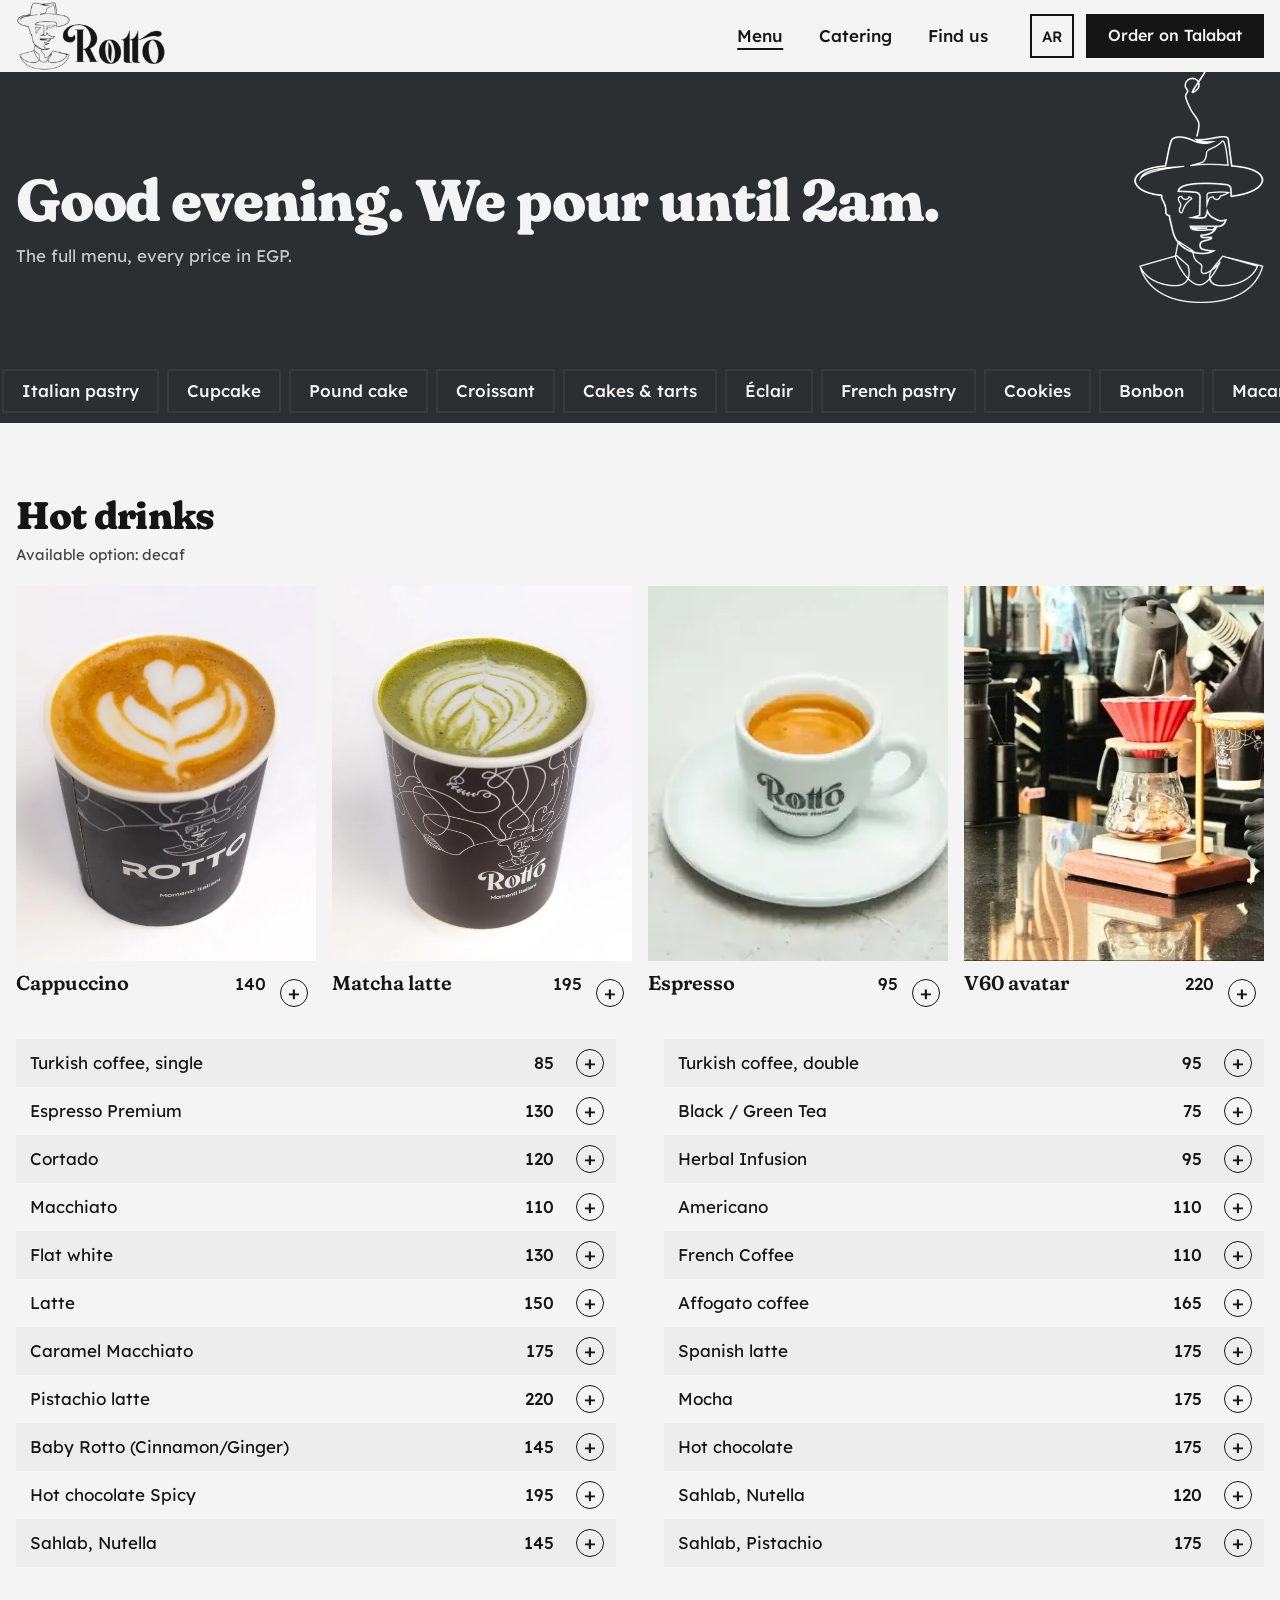
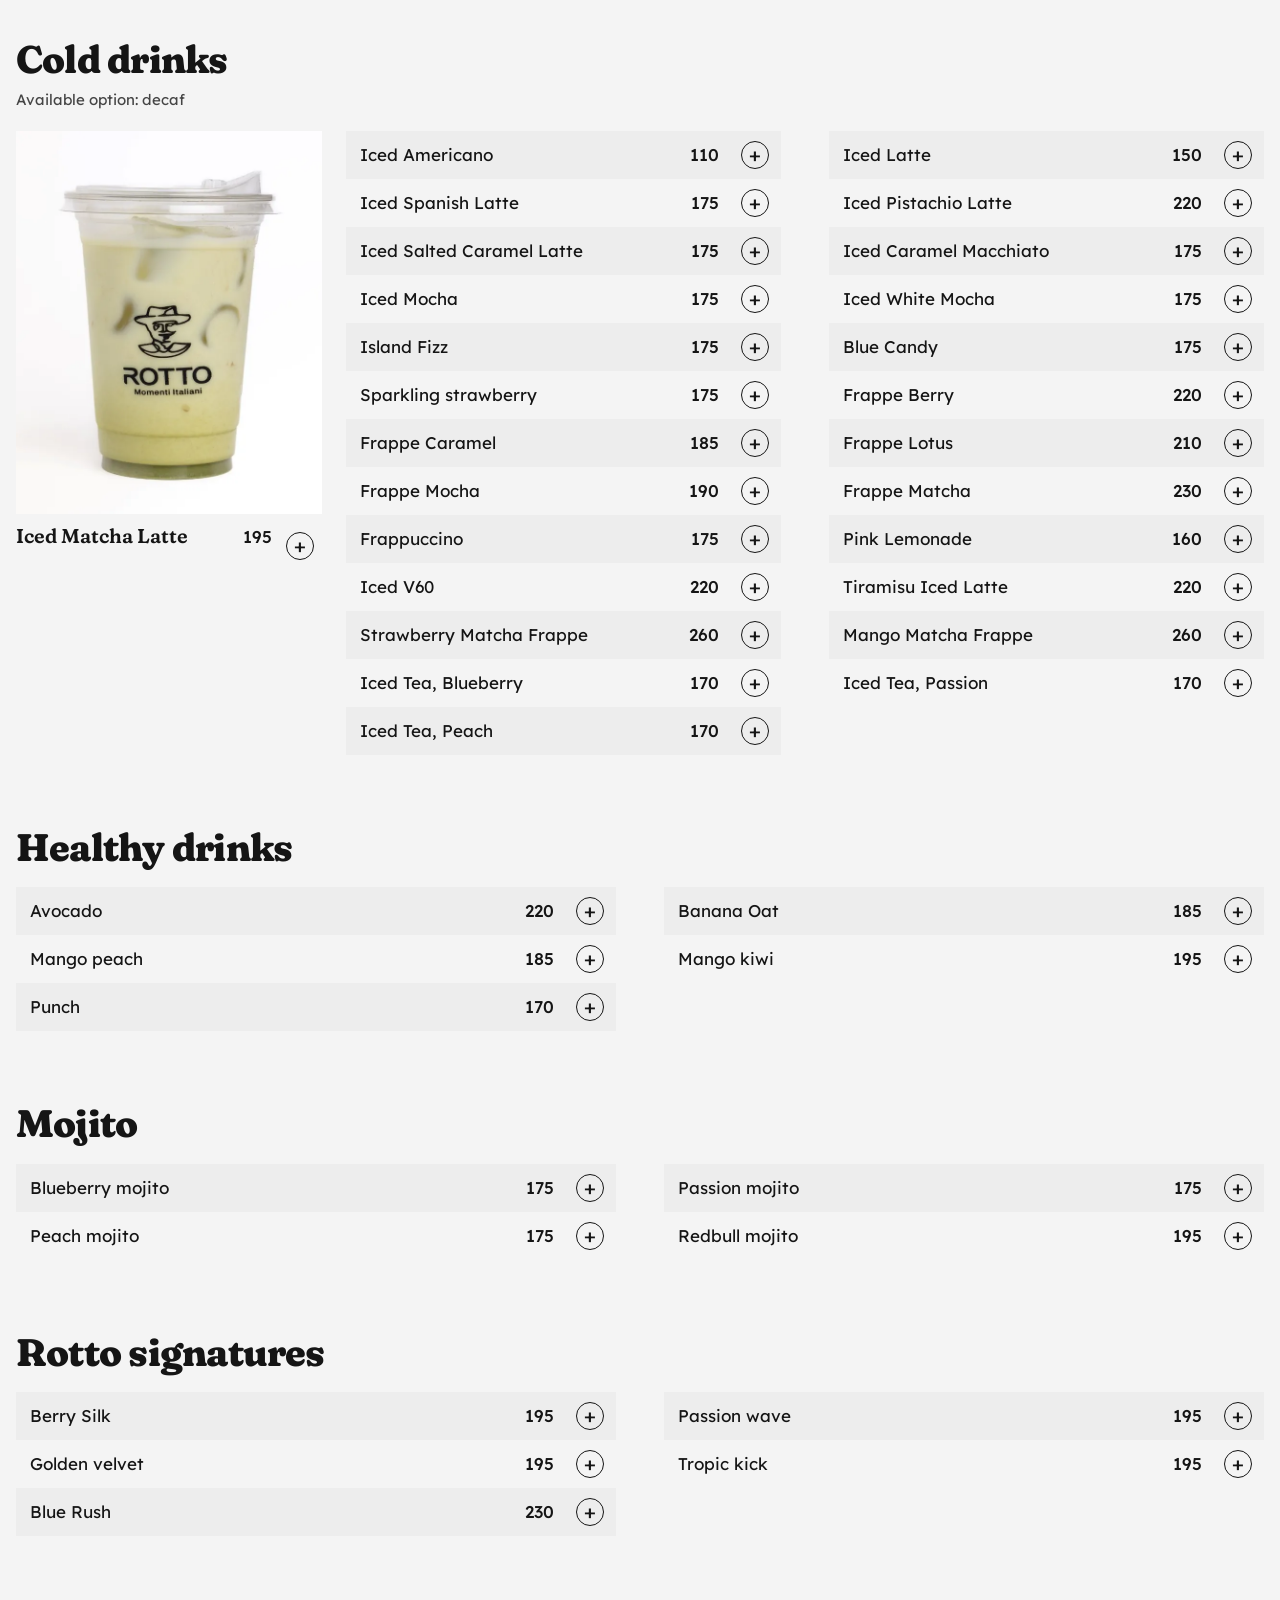
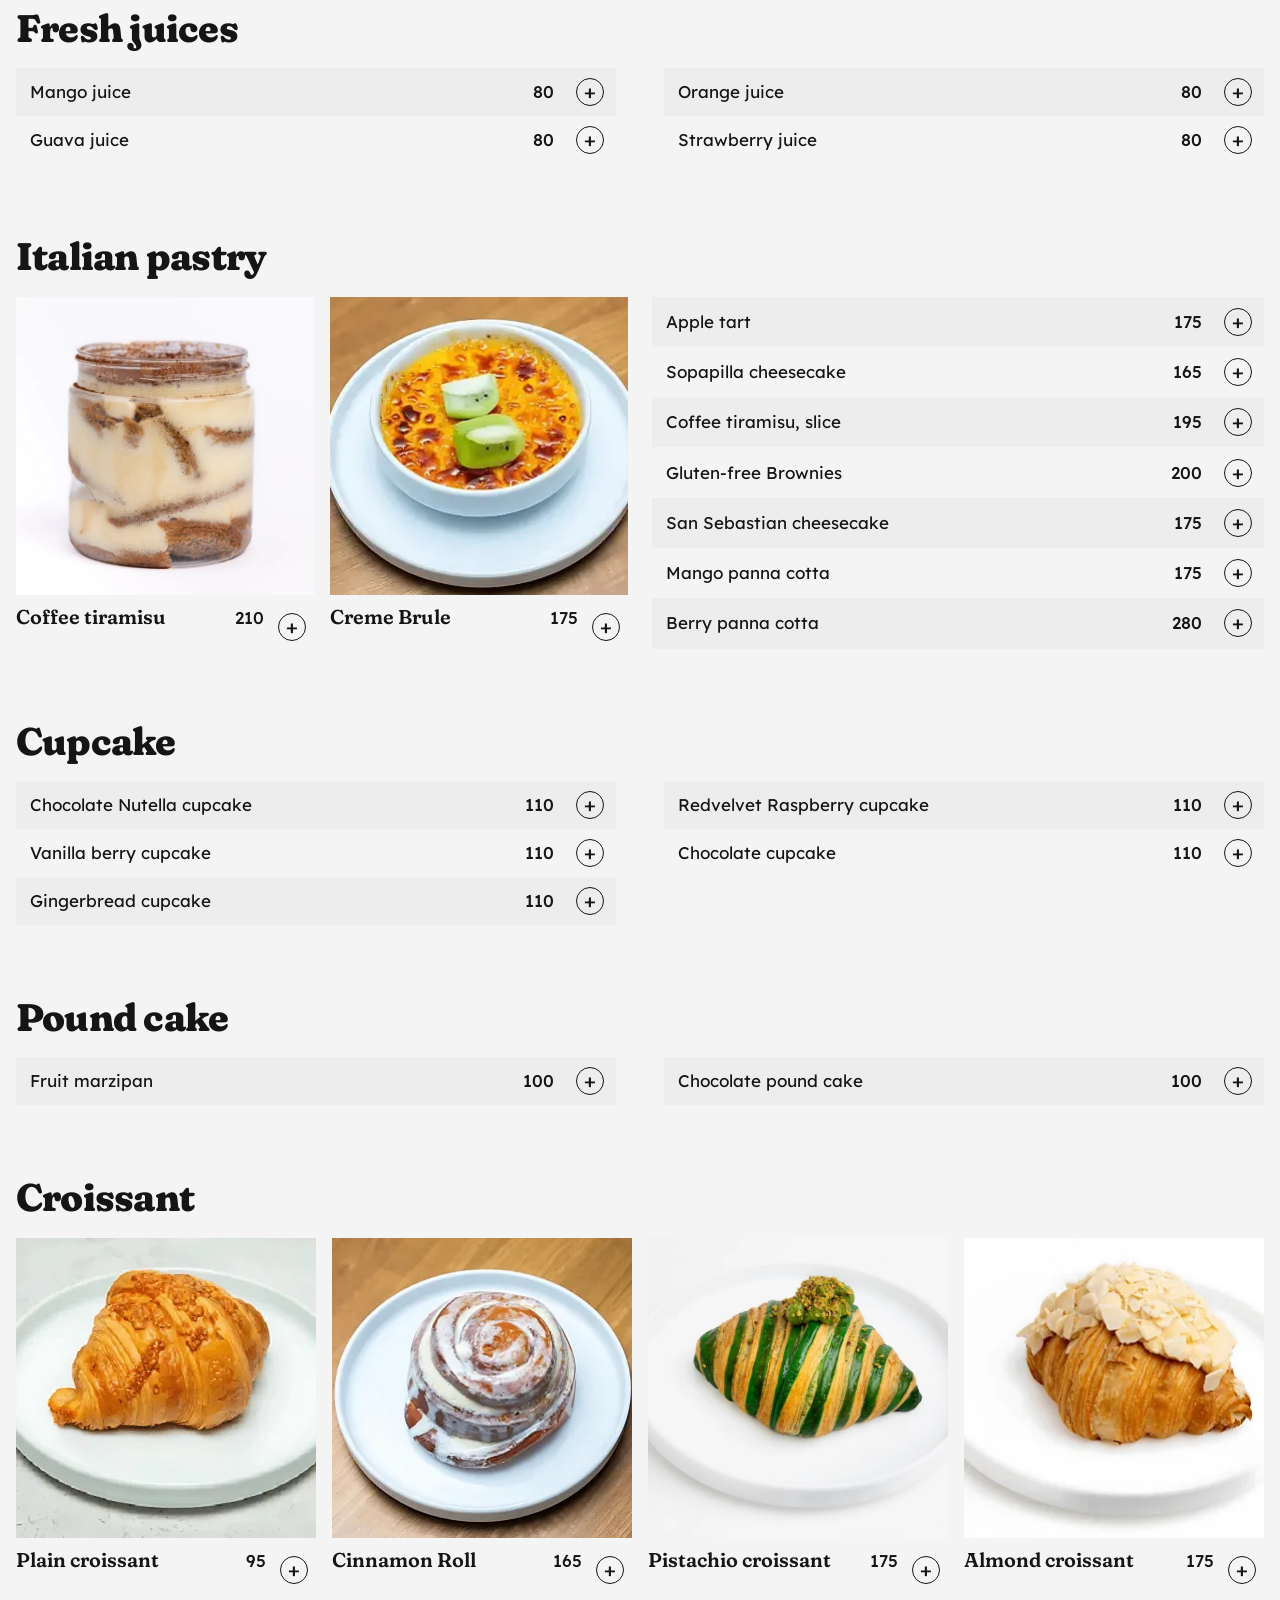
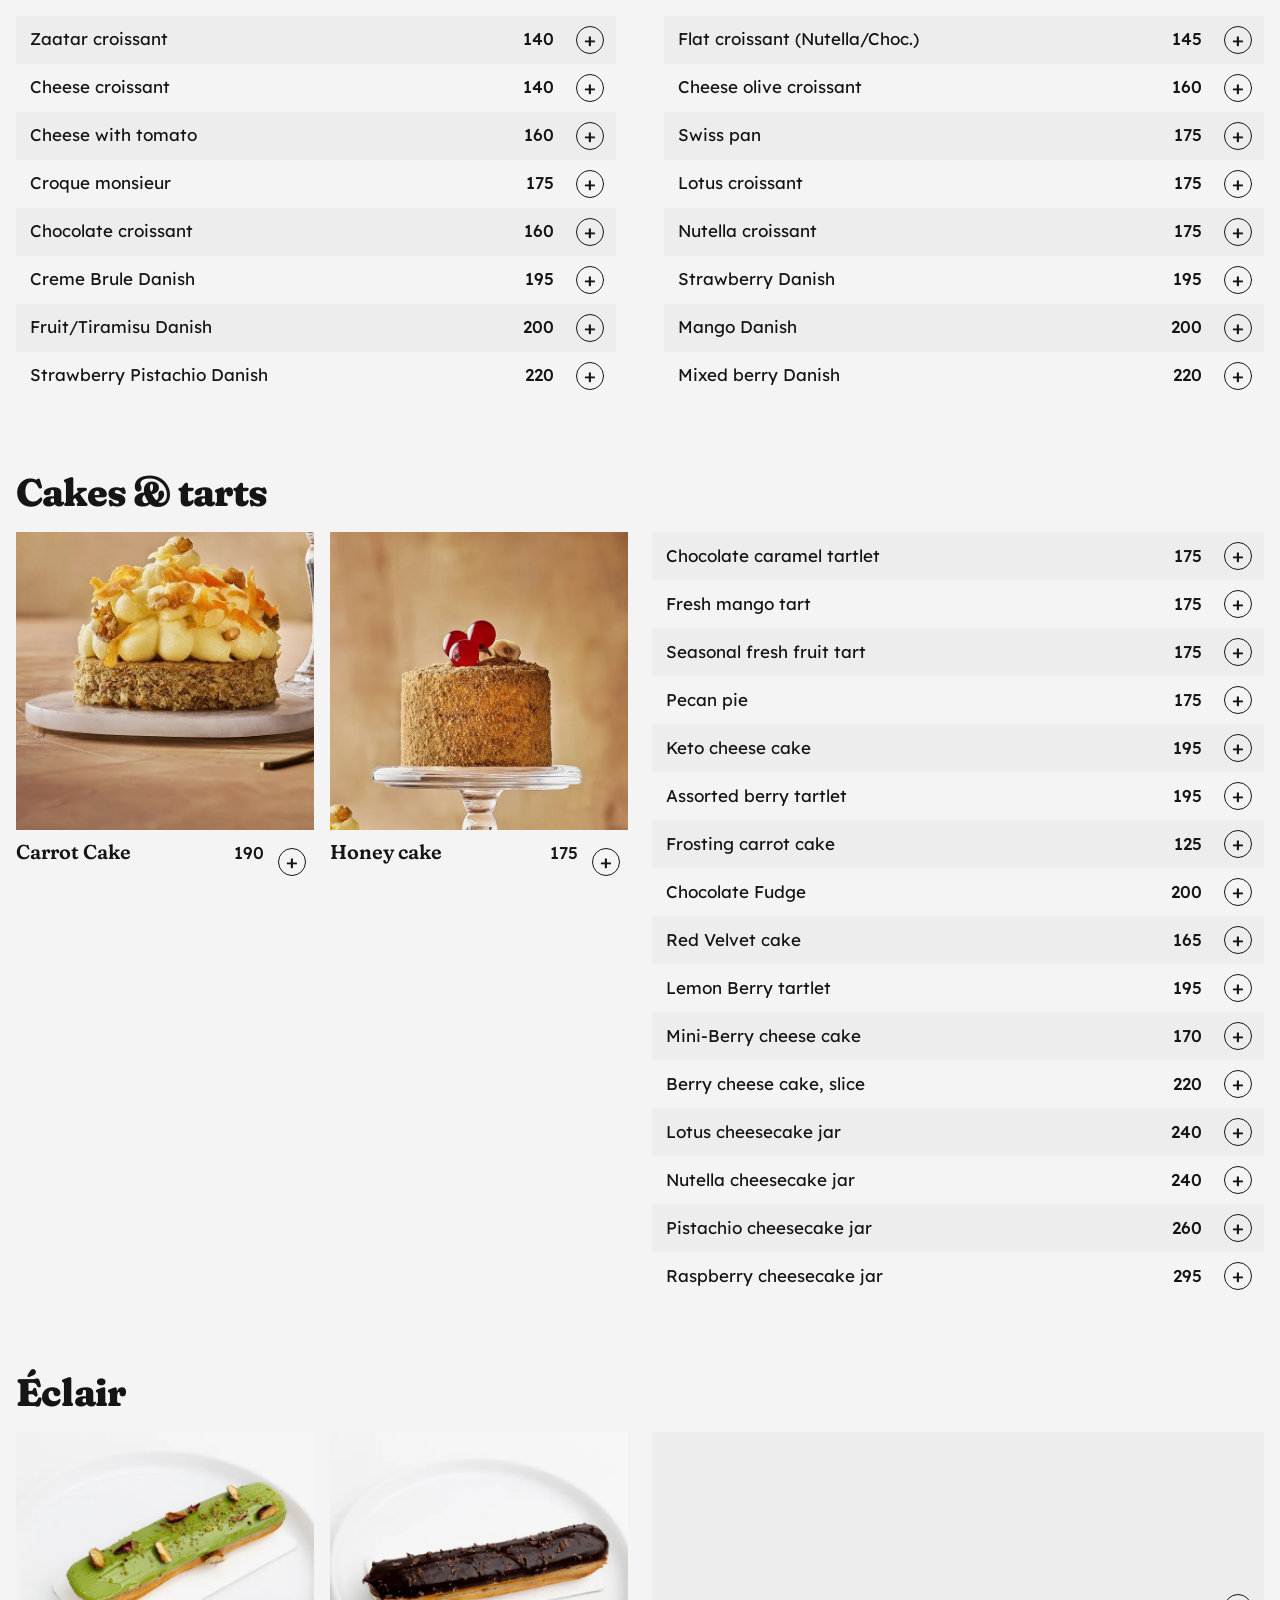
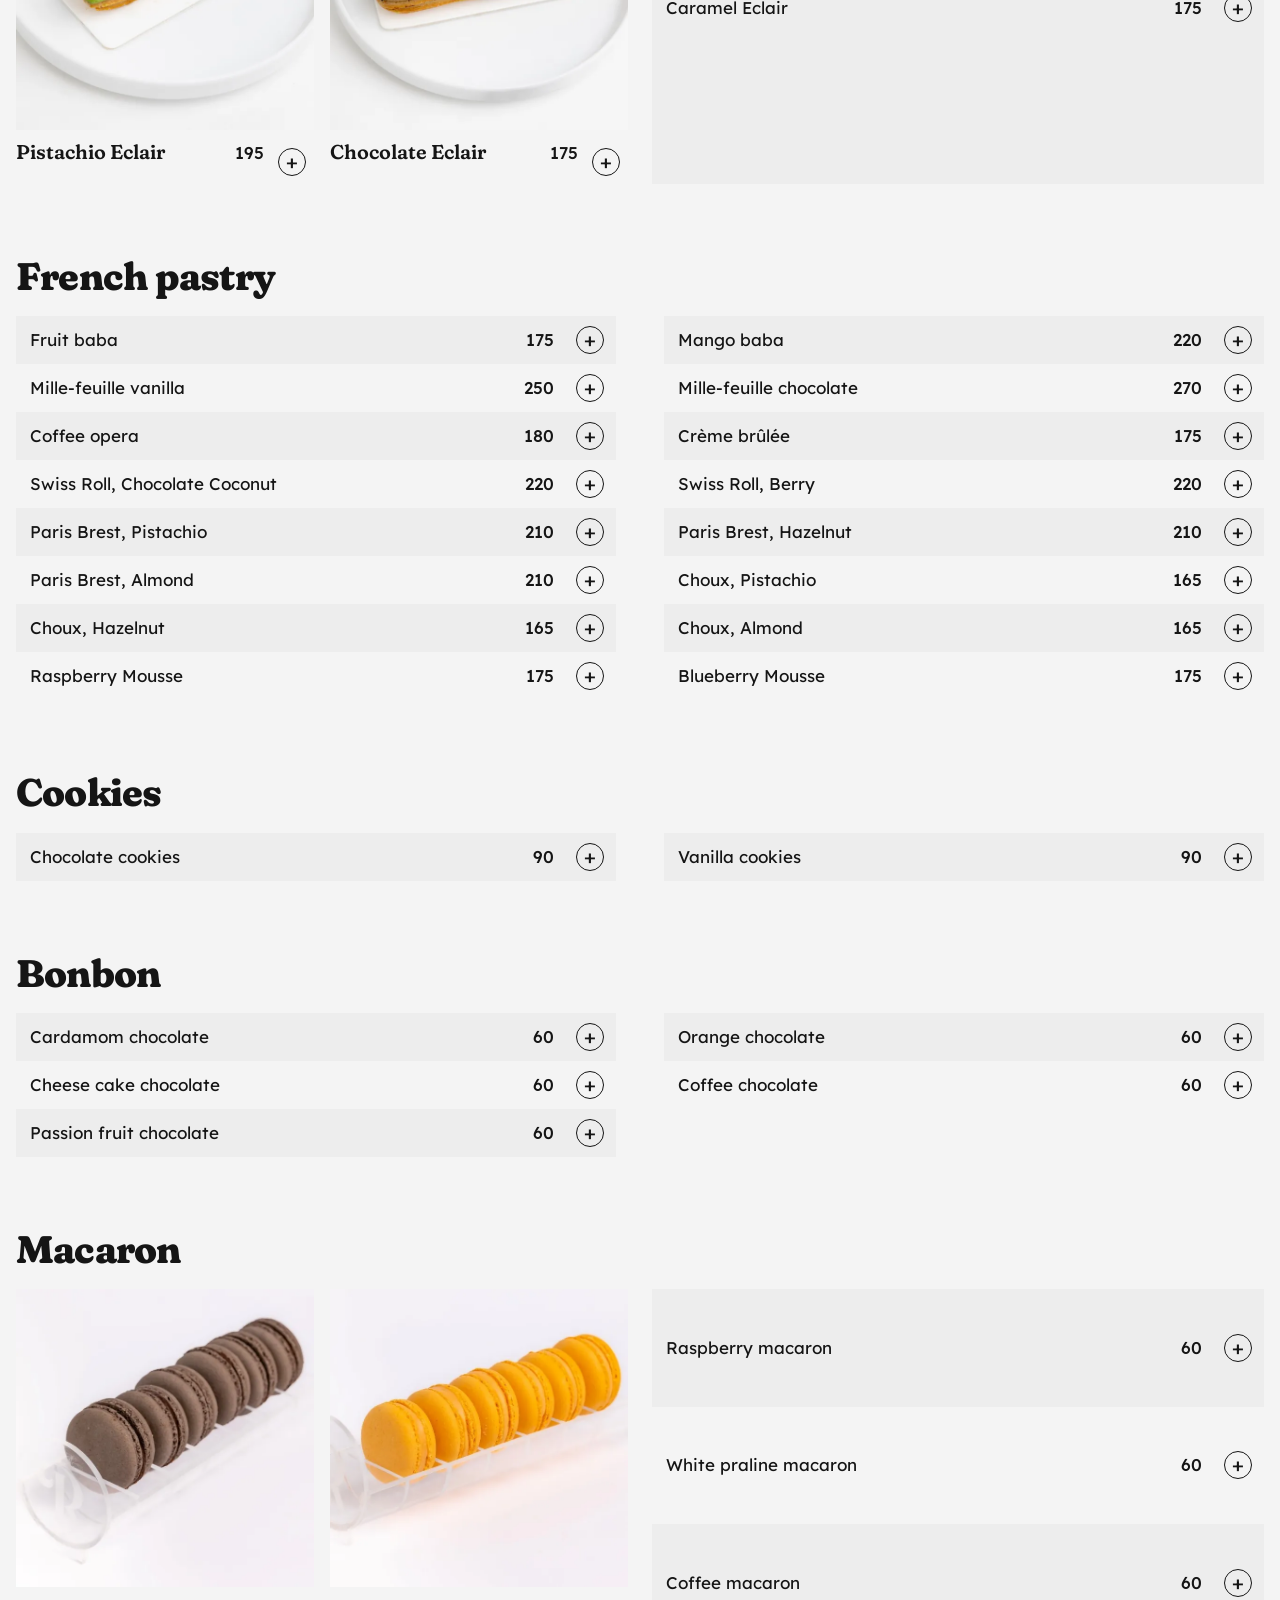
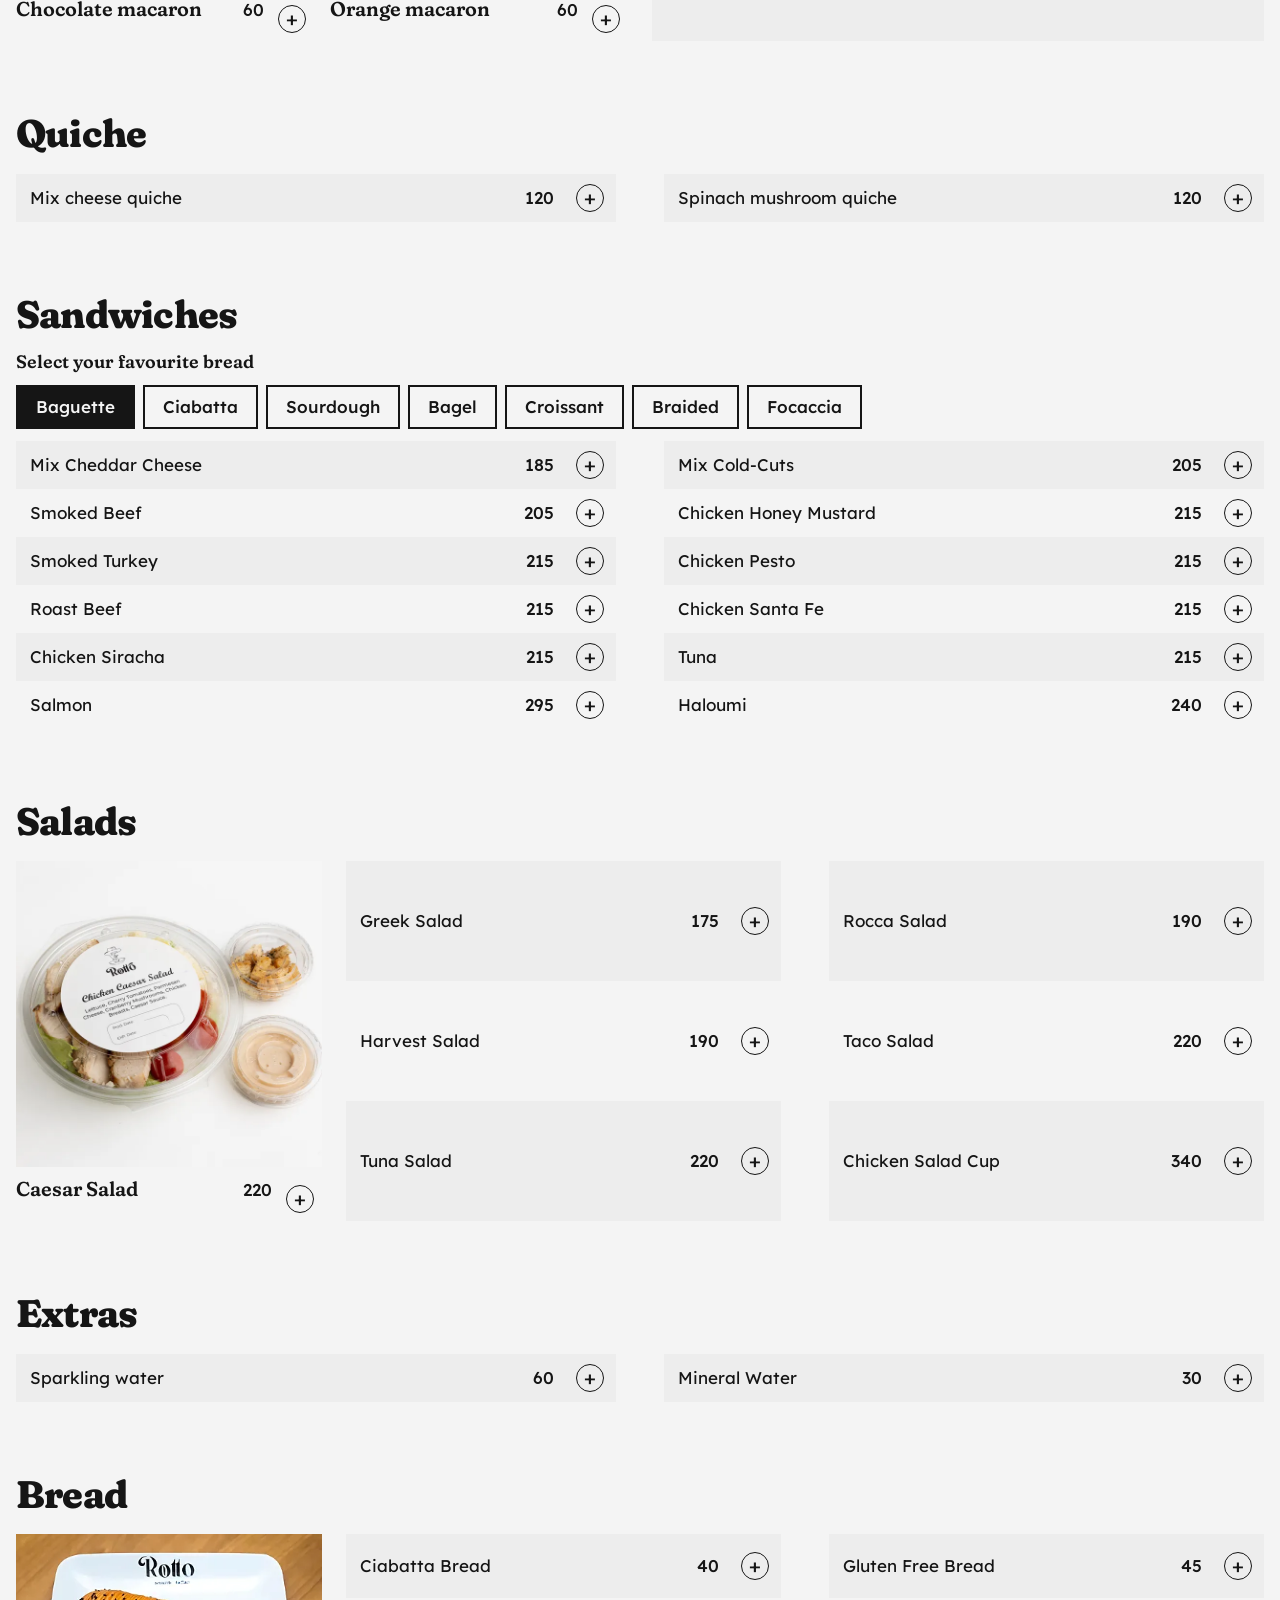
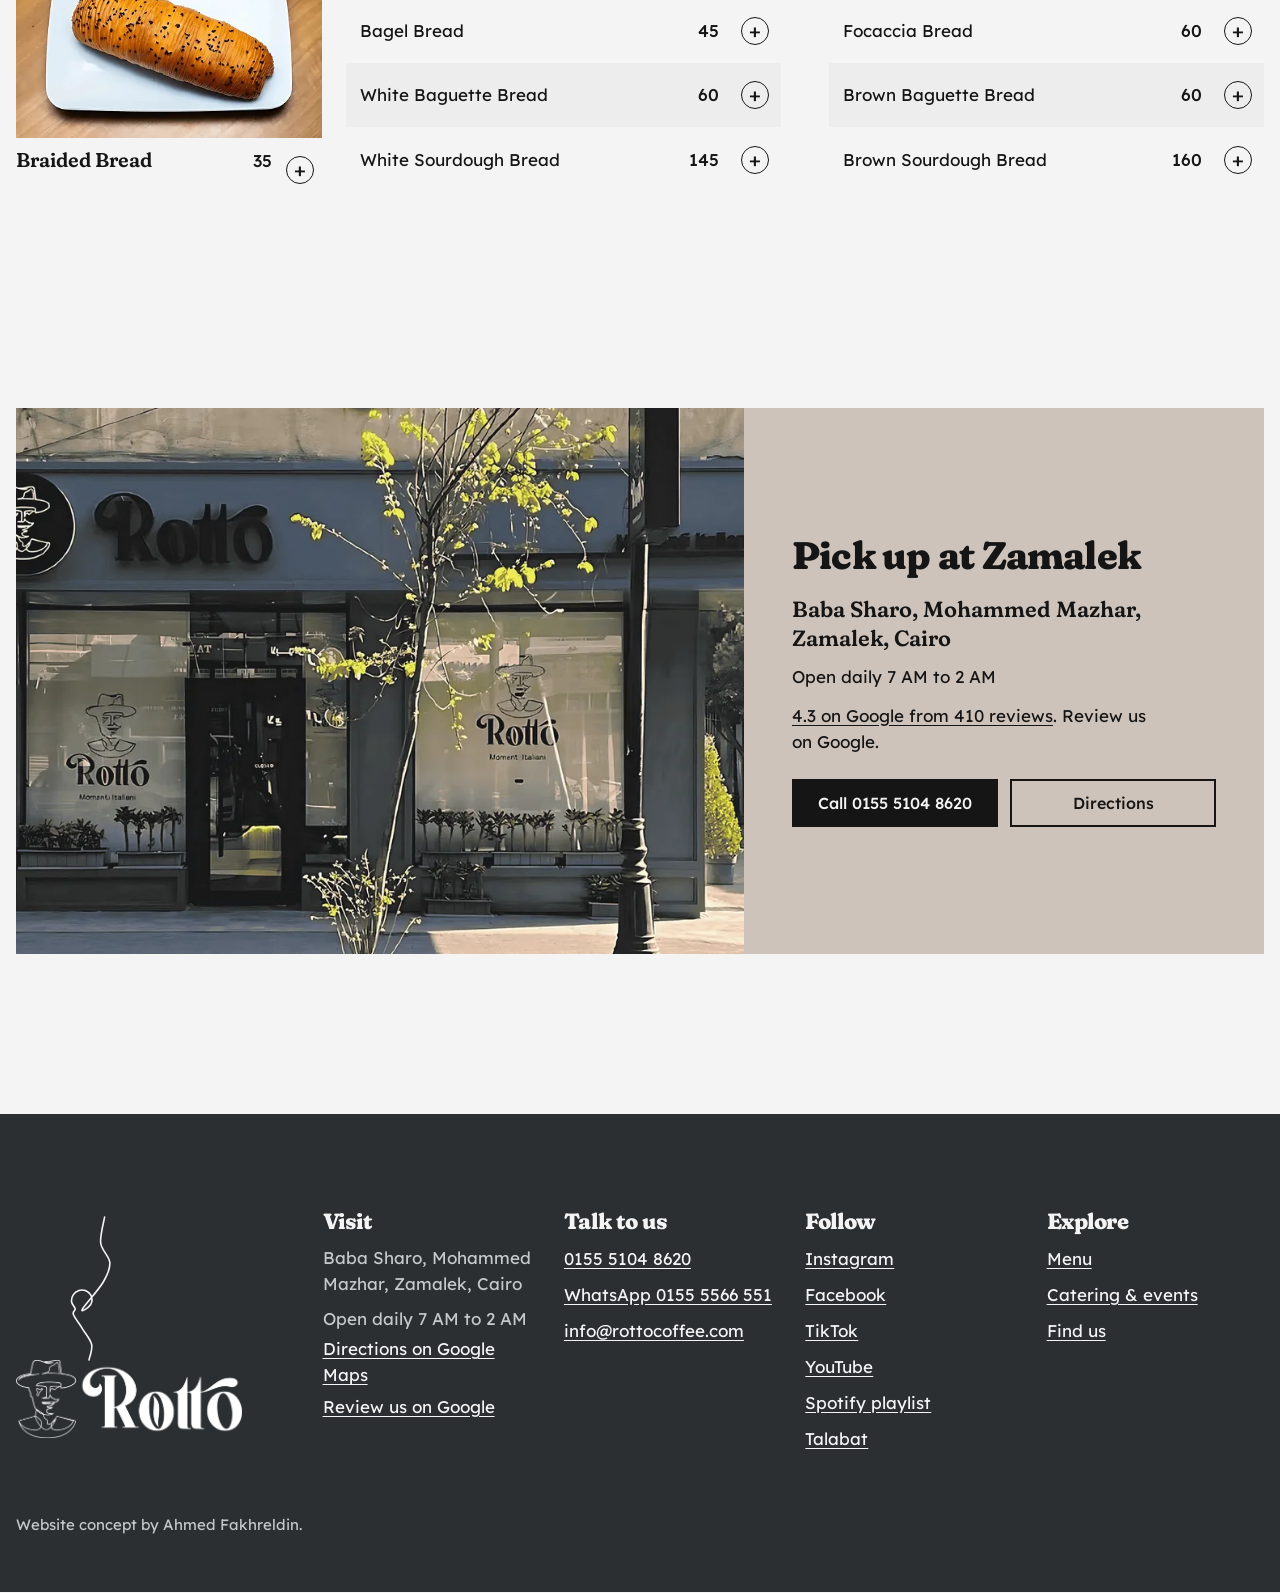
<file: menu.html>
<!doctype html>
<html lang="en">
<head>
<meta charset="utf-8">
<meta name="viewport" content="width=device-width, initial-scale=1, minimum-scale=1">
<title>Menu | Rotto Coffee &amp; Bakery</title>
<meta name="description" content="The full Rotto menu in EGP: hot and cold drinks, signatures, croissants, cakes, eclairs, macarons, sandwiches, salads and bread.">
<meta name="theme-color" content="#f4f4f4">
<link rel="canonical" href="https://ahmedfakhr1.github.io/rotto-preview/menu.html">
<meta property="og:type" content="website">
<meta property="og:site_name" content="Rotto Coffee &amp; Bakery">
<meta property="og:title" content="Menu | Rotto Coffee &amp; Bakery">
<meta property="og:description" content="The full Rotto menu in EGP: hot and cold drinks, signatures, croissants, cakes, eclairs, macarons, sandwiches, salads and bread.">
<meta property="og:url" content="https://ahmedfakhr1.github.io/rotto-preview/menu.html">
<meta property="og:image" content="https://ahmedfakhr1.github.io/rotto-preview/img/og.jpg">
<meta name="twitter:card" content="summary_large_image">
<link rel="icon" type="image/png" href="img/icon.png">
<link rel="apple-touch-icon" href="img/apple-touch-icon.png">
<link rel="preload" href="fonts/fraunces-c8e588.woff2" as="font" type="font/woff2" crossorigin>
<link rel="preload" href="fonts/lexend-45b4c6.woff2" as="font" type="font/woff2" crossorigin>
<style>html.fl body{opacity:0}body{transition:opacity .25s ease}</style>
<script>document.documentElement.classList.add("fl","js");(function(){var d=document.documentElement,n=0,x=function(){d.classList.remove("fl")};setTimeout(x,1200);if(document.fonts&&document.fonts.load){Promise.all([document.fonts.load("600 20px Fraunces"),document.fonts.load("400 16px Lexend"),document.fonts.load("500 16px Lexend")]).then(x,x)}else x()})()</script>
<link rel="stylesheet" href="fonts.css?v=8">
<link rel="stylesheet" href="site.css?v=8">
<script type="application/ld+json">{"@context": "https://schema.org", "@type": "CafeOrCoffeeShop", "name": "Rotto Coffee & Bakery", "url": "https://ahmedfakhr1.github.io/rotto-preview/", "image": "https://ahmedfakhr1.github.io/rotto-preview/img/og.jpg", "telephone": "+201551048620", "email": "info@rottocoffee.com", "servesCuisine": ["Coffee", "Bakery", "Italian"], "menu": "https://ahmedfakhr1.github.io/rotto-preview/menu.html", "address": {"@type": "PostalAddress", "streetAddress": "Baba Sharo, Mohammed Mazhar", "addressLocality": "Zamalek", "addressRegion": "Cairo", "addressCountry": "EG"}, "hasMap": "https://maps.app.goo.gl/kfcP5bKoNNBrT7dv6", "openingHoursSpecification": {"@type": "OpeningHoursSpecification", "dayOfWeek": ["Monday", "Tuesday", "Wednesday", "Thursday", "Friday", "Saturday", "Sunday"], "opens": "07:00", "closes": "02:00"}, "sameAs": ["https://www.instagram.com/rottocoffee.eg", "https://www.facebook.com/Rotto.Coffe", "https://www.tiktok.com/@rotto.coffee", "https://www.youtube.com/@RottoCoffeeBakery"]}</script>
</head>
<body class="pg-menu">
<a class="skip" href="#main">Skip to content</a>
<header class="hdr" id="top">
<a class="logo" href="index.html" aria-label="Rotto Coffee &amp; Bakery, home"><img class="ld" src="img/logo-dark.png" width="474" height="223" alt="Rotto Coffee &amp; Bakery"></a>
<nav class="nav" aria-label="Main">
<a href="menu.html" aria-current="page">Menu</a>
<a href="catering.html">Catering</a>
<a href="index.html#visit">Find us</a>
</nav>
<div class="hdr-act">
<button class="ar" type="button" id="arBtn" aria-haspopup="dialog">AR</button>
<a class="btn btn--g hdr-order" href="https://www.talabat.com/egypt/rotto" target="_blank" rel="noopener" aria-label="Order on Talabat">Order<span class="long"> on Talabat</span></a>
<button class="burger" type="button" id="burger" aria-expanded="false" aria-controls="drawer" aria-label="Open menu"><span></span><span></span></button>
</div>
</header>
<nav class="drawer" id="drawer" aria-label="Menu" hidden>
<a href="menu.html">Menu</a>
<a href="catering.html">Catering</a>
<a href="index.html#visit">Find us</a>
<a href="https://www.talabat.com/egypt/rotto" target="_blank" rel="noopener">Order on Talabat</a>
</nav>
<dialog class="note" id="arDlg" aria-labelledby="arT"><form method="dialog"><p id="arT">Arabic is not in this preview, it will be live in the final version.</p><button class="btn btn--g" value="ok" autofocus>Got it</button></form></dialog>
<main id="main">
<section class="band dk" aria-labelledby="h1">
<div class="band-in"><div><h1 id="h1"><span id="greet">Good morning. Your perfect cup is waiting.</span></h1><p>The full menu, every price in EGP.</p></div>
<div class="band-art" aria-hidden="true"><svg class="bline" viewBox="0 0 160 320" aria-hidden="true" focusable="false" preserveAspectRatio="xMidYMax meet"><path d="M80.0 320.0 C80.7 315.0 86.3 300.0 84.0 290.0 C81.7 280.0 71.0 270.0 66.0 260.0 C61.0 250.0 55.2 237.1 54.0 230.0 C52.8 222.9 58.9 221.2 58.8 217.4 C58.6 213.6 53.8 210.6 53.3 207.0 C52.8 203.3 53.8 198.7 55.7 195.8 C57.6 192.8 61.3 190.0 64.5 189.0 C67.8 187.9 72.2 188.2 75.3 189.4 C78.4 190.7 81.5 193.7 83.0 196.5 C84.5 199.3 84.9 203.5 84.3 206.5 C83.6 209.6 81.4 212.9 79.0 214.7 C76.6 216.6 66.5 225.0 70.0 217.5 C73.5 210.0 93.0 184.6 100.0 170.0 C107.0 155.4 112.7 142.3 112.0 130.0 C111.3 117.7 98.0 107.7 96.0 96.0 C94.0 84.3 96.7 72.0 100.0 60.0 C103.3 48.0 114.0 34.0 116.0 24.0 C118.0 14.0 112.7 4.0 112.0 0.0" pathLength="1" fill="none" stroke="currentColor" stroke-width="1.6" stroke-linecap="round" stroke-linejoin="round"/></svg><img src="img/gentleman-white.png" width="250" height="321" alt=""></div></div>
</section>
<nav class="chips" id="chips" aria-label="Menu sections"><div class="chips-in"><a href="#hot">Hot drinks</a><a href="#cold">Cold drinks</a><a href="#healthy">Healthy drinks</a><a href="#mojito">Mojito</a><a href="#signatures">Rotto signatures</a><a href="#juices">Fresh juices</a><a href="#italian">Italian pastry</a><a href="#cupcake">Cupcake</a><a href="#pound">Pound cake</a><a href="#croissant">Croissant</a><a href="#cakes">Cakes &amp; tarts</a><a href="#eclair">Éclair</a><a href="#french">French pastry</a><a href="#cookies">Cookies</a><a href="#bonbon">Bonbon</a><a href="#macaron">Macaron</a><a href="#quiche">Quiche</a><a href="#sandwiches">Sandwiches</a><a href="#salads">Salads</a><a href="#extras">Extras</a><a href="#bread">Bread</a></div></nav>
<div class="menu"><section class="msec n4" id="hot" aria-labelledby="hotH"><h2 id="hotH">Hot drinks</h2><p class="sec-note">Available option: decaf</p><div class="mbody"><ul class="cards" style="--r:4/5"><li class="item card" data-k="hot-c0" data-n="Cappuccino"><img src="img/c-cappuccino.webp" width="640" height="640" alt="A cappuccino with heart latte art in a black Rotto cup" loading="lazy"><span class="n">Cappuccino</span><span class="p">140</span></li><li class="item card" data-k="hot-c1" data-n="Matcha latte"><img src="img/c-matcha.webp" width="640" height="640" alt="A matcha latte with latte art" loading="lazy"><span class="n">Matcha latte</span><span class="p">195</span></li><li class="item card" data-k="hot-c2" data-n="Espresso"><img src="img/c-espresso.webp" width="640" height="640" alt="An espresso in a Rotto cup and saucer" loading="lazy"><span class="n">Espresso</span><span class="p">95</span></li><li class="item card" data-k="hot-c3" data-n="V60 avatar"><img src="img/c-v60.webp" width="640" height="640" alt="A V60 pour-over with a red dripper" loading="lazy"><span class="n">V60 avatar</span><span class="p">220</span></li></ul><ul class="rows"><li class="item" data-k="hot-r0" data-n="Turkish coffee, single"><span class="n">Turkish coffee, single</span><span class="p">85</span></li><li class="item" data-k="hot-r1" data-n="Turkish coffee, double"><span class="n">Turkish coffee, double</span><span class="p">95</span></li><li class="item" data-k="hot-r2" data-n="Espresso Premium"><span class="n">Espresso Premium</span><span class="p">130</span></li><li class="item" data-k="hot-r3" data-n="Black / Green Tea"><span class="n">Black / Green Tea</span><span class="p">75</span></li><li class="item" data-k="hot-r4" data-n="Cortado"><span class="n">Cortado</span><span class="p">120</span></li><li class="item" data-k="hot-r5" data-n="Herbal Infusion"><span class="n">Herbal Infusion</span><span class="p">95</span></li><li class="item" data-k="hot-r6" data-n="Macchiato"><span class="n">Macchiato</span><span class="p">110</span></li><li class="item" data-k="hot-r7" data-n="Americano"><span class="n">Americano</span><span class="p">110</span></li><li class="item" data-k="hot-r8" data-n="Flat white"><span class="n">Flat white</span><span class="p">130</span></li><li class="item" data-k="hot-r9" data-n="French Coffee"><span class="n">French Coffee</span><span class="p">110</span></li><li class="item" data-k="hot-r10" data-n="Latte"><span class="n">Latte</span><span class="p">150</span></li><li class="item" data-k="hot-r11" data-n="Affogato coffee"><span class="n">Affogato coffee</span><span class="p">165</span></li><li class="item" data-k="hot-r12" data-n="Caramel Macchiato"><span class="n">Caramel Macchiato</span><span class="p">175</span></li><li class="item" data-k="hot-r13" data-n="Spanish latte"><span class="n">Spanish latte</span><span class="p">175</span></li><li class="item" data-k="hot-r14" data-n="Pistachio latte"><span class="n">Pistachio latte</span><span class="p">220</span></li><li class="item" data-k="hot-r15" data-n="Mocha"><span class="n">Mocha</span><span class="p">175</span></li><li class="item" data-k="hot-r16" data-n="Baby Rotto (Cinnamon/Ginger)"><span class="n">Baby Rotto (Cinnamon/Ginger)</span><span class="p">145</span></li><li class="item" data-k="hot-r17" data-n="Hot chocolate"><span class="n">Hot chocolate</span><span class="p">175</span></li><li class="item" data-k="hot-r18" data-n="Hot chocolate Spicy"><span class="n">Hot chocolate Spicy</span><span class="p">195</span></li><li class="item" data-k="hot-r19" data-n="Sahlab, Nutella"><span class="n">Sahlab, Nutella</span><span class="p">120</span></li><li class="item" data-k="hot-r20" data-n="Sahlab, Nutella"><span class="n">Sahlab, Nutella</span><span class="p">145</span></li><li class="item" data-k="hot-r21" data-n="Sahlab, Pistachio"><span class="n">Sahlab, Pistachio</span><span class="p">175</span></li></ul></div></section><section class="msec n1" id="cold" aria-labelledby="coldH"><h2 id="coldH">Cold drinks</h2><p class="sec-note">Available option: decaf</p><div class="mbody"><ul class="cards" style="--r:4/5"><li class="item card" data-k="cold-c0" data-n="Iced Matcha Latte"><img src="img/c-iced-matcha.webp" width="640" height="640" alt="An iced latte in a clear Rotto cup" loading="lazy"><span class="n">Iced Matcha Latte</span><span class="p">195</span></li></ul><ul class="rows"><li class="item" data-k="cold-r0" data-n="Iced Americano"><span class="n">Iced Americano</span><span class="p">110</span></li><li class="item" data-k="cold-r1" data-n="Iced Latte"><span class="n">Iced Latte</span><span class="p">150</span></li><li class="item" data-k="cold-r2" data-n="Iced Spanish Latte"><span class="n">Iced Spanish Latte</span><span class="p">175</span></li><li class="item" data-k="cold-r3" data-n="Iced Pistachio Latte"><span class="n">Iced Pistachio Latte</span><span class="p">220</span></li><li class="item" data-k="cold-r4" data-n="Iced Salted Caramel Latte"><span class="n">Iced Salted Caramel Latte</span><span class="p">175</span></li><li class="item" data-k="cold-r5" data-n="Iced Caramel Macchiato"><span class="n">Iced Caramel Macchiato</span><span class="p">175</span></li><li class="item" data-k="cold-r6" data-n="Iced Mocha"><span class="n">Iced Mocha</span><span class="p">175</span></li><li class="item" data-k="cold-r7" data-n="Iced White Mocha"><span class="n">Iced White Mocha</span><span class="p">175</span></li><li class="item" data-k="cold-r8" data-n="Island Fizz"><span class="n">Island Fizz</span><span class="p">175</span></li><li class="item" data-k="cold-r9" data-n="Blue Candy"><span class="n">Blue Candy</span><span class="p">175</span></li><li class="item" data-k="cold-r10" data-n="Sparkling strawberry"><span class="n">Sparkling strawberry</span><span class="p">175</span></li><li class="item" data-k="cold-r11" data-n="Frappe Berry"><span class="n">Frappe Berry</span><span class="p">220</span></li><li class="item" data-k="cold-r12" data-n="Frappe Caramel"><span class="n">Frappe Caramel</span><span class="p">185</span></li><li class="item" data-k="cold-r13" data-n="Frappe Lotus"><span class="n">Frappe Lotus</span><span class="p">210</span></li><li class="item" data-k="cold-r14" data-n="Frappe Mocha"><span class="n">Frappe Mocha</span><span class="p">190</span></li><li class="item" data-k="cold-r15" data-n="Frappe Matcha"><span class="n">Frappe Matcha</span><span class="p">230</span></li><li class="item" data-k="cold-r16" data-n="Frappuccino"><span class="n">Frappuccino</span><span class="p">175</span></li><li class="item" data-k="cold-r17" data-n="Pink Lemonade"><span class="n">Pink Lemonade</span><span class="p">160</span></li><li class="item" data-k="cold-r18" data-n="Iced V60"><span class="n">Iced V60</span><span class="p">220</span></li><li class="item" data-k="cold-r19" data-n="Tiramisu Iced Latte"><span class="n">Tiramisu Iced Latte</span><span class="p">220</span></li><li class="item" data-k="cold-r20" data-n="Strawberry Matcha Frappe"><span class="n">Strawberry Matcha Frappe</span><span class="p">260</span></li><li class="item" data-k="cold-r21" data-n="Mango Matcha Frappe"><span class="n">Mango Matcha Frappe</span><span class="p">260</span></li><li class="item" data-k="cold-r22" data-n="Iced Tea, Blueberry"><span class="n">Iced Tea, Blueberry</span><span class="p">170</span></li><li class="item" data-k="cold-r23" data-n="Iced Tea, Passion"><span class="n">Iced Tea, Passion</span><span class="p">170</span></li><li class="item" data-k="cold-r24" data-n="Iced Tea, Peach"><span class="n">Iced Tea, Peach</span><span class="p">170</span></li></ul></div></section><section class="msec n0" id="healthy" aria-labelledby="healthyH"><h2 id="healthyH">Healthy drinks</h2><div class="mbody"><ul class="rows"><li class="item" data-k="healthy-r0" data-n="Avocado"><span class="n">Avocado</span><span class="p">220</span></li><li class="item" data-k="healthy-r1" data-n="Banana Oat"><span class="n">Banana Oat</span><span class="p">185</span></li><li class="item" data-k="healthy-r2" data-n="Mango peach"><span class="n">Mango peach</span><span class="p">185</span></li><li class="item" data-k="healthy-r3" data-n="Mango kiwi"><span class="n">Mango kiwi</span><span class="p">195</span></li><li class="item" data-k="healthy-r4" data-n="Punch"><span class="n">Punch</span><span class="p">170</span></li></ul></div></section><section class="msec n0" id="mojito" aria-labelledby="mojitoH"><h2 id="mojitoH">Mojito</h2><div class="mbody"><ul class="rows"><li class="item" data-k="mojito-r0" data-n="Blueberry mojito"><span class="n">Blueberry mojito</span><span class="p">175</span></li><li class="item" data-k="mojito-r1" data-n="Passion mojito"><span class="n">Passion mojito</span><span class="p">175</span></li><li class="item" data-k="mojito-r2" data-n="Peach mojito"><span class="n">Peach mojito</span><span class="p">175</span></li><li class="item" data-k="mojito-r3" data-n="Redbull mojito"><span class="n">Redbull mojito</span><span class="p">195</span></li></ul></div></section><section class="msec n0" id="signatures" aria-labelledby="signaturesH"><h2 id="signaturesH">Rotto signatures</h2><div class="mbody"><ul class="rows"><li class="item" data-k="signatures-r0" data-n="Berry Silk"><span class="n">Berry Silk</span><span class="p">195</span></li><li class="item" data-k="signatures-r1" data-n="Passion wave"><span class="n">Passion wave</span><span class="p">195</span></li><li class="item" data-k="signatures-r2" data-n="Golden velvet"><span class="n">Golden velvet</span><span class="p">195</span></li><li class="item" data-k="signatures-r3" data-n="Tropic kick"><span class="n">Tropic kick</span><span class="p">195</span></li><li class="item" data-k="signatures-r4" data-n="Blue Rush"><span class="n">Blue Rush</span><span class="p">230</span></li></ul></div></section><section class="msec n0" id="juices" aria-labelledby="juicesH"><h2 id="juicesH">Fresh juices</h2><div class="mbody"><ul class="rows"><li class="item" data-k="juices-r0" data-n="Mango juice"><span class="n">Mango juice</span><span class="p">80</span></li><li class="item" data-k="juices-r1" data-n="Orange juice"><span class="n">Orange juice</span><span class="p">80</span></li><li class="item" data-k="juices-r2" data-n="Guava juice"><span class="n">Guava juice</span><span class="p">80</span></li><li class="item" data-k="juices-r3" data-n="Strawberry juice"><span class="n">Strawberry juice</span><span class="p">80</span></li></ul></div></section><section class="msec n2" id="italian" aria-labelledby="italianH"><h2 id="italianH">Italian pastry</h2><div class="mbody"><ul class="cards" style="--r:1/1"><li class="item card" data-k="italian-c0" data-n="Coffee tiramisu"><img src="img/c-tiramisu.webp" width="640" height="640" alt="A coffee tiramisu in a glass jar" loading="lazy"><span class="n">Coffee tiramisu</span><span class="p">210</span></li><li class="item card" data-k="italian-c1" data-n="Creme Brule"><img src="img/c-creme-brulee.webp" width="640" height="640" alt="A creme brulee with fruit on a blue plate" loading="lazy"><span class="n">Creme Brule</span><span class="p">175</span></li></ul><ul class="rows"><li class="item" data-k="italian-r0" data-n="Apple tart"><span class="n">Apple tart</span><span class="p">175</span></li><li class="item" data-k="italian-r1" data-n="Sopapilla cheesecake"><span class="n">Sopapilla cheesecake</span><span class="p">165</span></li><li class="item" data-k="italian-r2" data-n="Coffee tiramisu, slice"><span class="n">Coffee tiramisu, slice</span><span class="p">195</span></li><li class="item" data-k="italian-r3" data-n="Gluten-free Brownies"><span class="n">Gluten-free Brownies</span><span class="p">200</span></li><li class="item" data-k="italian-r4" data-n="San Sebastian cheesecake"><span class="n">San Sebastian cheesecake</span><span class="p">175</span></li><li class="item" data-k="italian-r5" data-n="Mango panna cotta"><span class="n">Mango panna cotta</span><span class="p">175</span></li><li class="item" data-k="italian-r6" data-n="Berry panna cotta"><span class="n">Berry panna cotta</span><span class="p">280</span></li></ul></div></section><section class="msec n0" id="cupcake" aria-labelledby="cupcakeH"><h2 id="cupcakeH">Cupcake</h2><div class="mbody"><ul class="rows"><li class="item" data-k="cupcake-r0" data-n="Chocolate Nutella cupcake"><span class="n">Chocolate Nutella cupcake</span><span class="p">110</span></li><li class="item" data-k="cupcake-r1" data-n="Redvelvet Raspberry cupcake"><span class="n">Redvelvet Raspberry cupcake</span><span class="p">110</span></li><li class="item" data-k="cupcake-r2" data-n="Vanilla berry cupcake"><span class="n">Vanilla berry cupcake</span><span class="p">110</span></li><li class="item" data-k="cupcake-r3" data-n="Chocolate cupcake"><span class="n">Chocolate cupcake</span><span class="p">110</span></li><li class="item" data-k="cupcake-r4" data-n="Gingerbread cupcake"><span class="n">Gingerbread cupcake</span><span class="p">110</span></li></ul></div></section><section class="msec n0" id="pound" aria-labelledby="poundH"><h2 id="poundH">Pound cake</h2><div class="mbody"><ul class="rows"><li class="item" data-k="pound-r0" data-n="Fruit marzipan"><span class="n">Fruit marzipan</span><span class="p">100</span></li><li class="item" data-k="pound-r1" data-n="Chocolate pound cake"><span class="n">Chocolate pound cake</span><span class="p">100</span></li></ul></div></section><section class="msec n4" id="croissant" aria-labelledby="croissantH"><h2 id="croissantH">Croissant</h2><div class="mbody"><ul class="cards" style="--r:1/1"><li class="item card" data-k="croissant-c0" data-n="Plain croissant"><img src="img/c-plain-croissant.webp" width="640" height="640" alt="A plain croissant on a white plate" loading="lazy"><span class="n">Plain croissant</span><span class="p">95</span></li><li class="item card" data-k="croissant-c1" data-n="Cinnamon Roll"><img src="img/c-cinnamon-roll.webp" width="640" height="640" alt="A cinnamon roll with icing" loading="lazy"><span class="n">Cinnamon Roll</span><span class="p">165</span></li><li class="item card" data-k="croissant-c2" data-n="Pistachio croissant"><img src="img/c-pistachio-croissant.webp" width="640" height="640" alt="A green striped pistachio croissant" loading="lazy"><span class="n">Pistachio croissant</span><span class="p">175</span></li><li class="item card" data-k="croissant-c3" data-n="Almond croissant"><img src="img/c-almond-croissant.webp" width="640" height="640" alt="An almond croissant" loading="lazy"><span class="n">Almond croissant</span><span class="p">175</span></li></ul><ul class="rows"><li class="item" data-k="croissant-r0" data-n="Zaatar croissant"><span class="n">Zaatar croissant</span><span class="p">140</span></li><li class="item" data-k="croissant-r1" data-n="Flat croissant (Nutella/Choc.)"><span class="n">Flat croissant (Nutella/Choc.)</span><span class="p">145</span></li><li class="item" data-k="croissant-r2" data-n="Cheese croissant"><span class="n">Cheese croissant</span><span class="p">140</span></li><li class="item" data-k="croissant-r3" data-n="Cheese olive croissant"><span class="n">Cheese olive croissant</span><span class="p">160</span></li><li class="item" data-k="croissant-r4" data-n="Cheese with tomato"><span class="n">Cheese with tomato</span><span class="p">160</span></li><li class="item" data-k="croissant-r5" data-n="Swiss pan"><span class="n">Swiss pan</span><span class="p">175</span></li><li class="item" data-k="croissant-r6" data-n="Croque monsieur"><span class="n">Croque monsieur</span><span class="p">175</span></li><li class="item" data-k="croissant-r7" data-n="Lotus croissant"><span class="n">Lotus croissant</span><span class="p">175</span></li><li class="item" data-k="croissant-r8" data-n="Chocolate croissant"><span class="n">Chocolate croissant</span><span class="p">160</span></li><li class="item" data-k="croissant-r9" data-n="Nutella croissant"><span class="n">Nutella croissant</span><span class="p">175</span></li><li class="item" data-k="croissant-r10" data-n="Creme Brule Danish"><span class="n">Creme Brule Danish</span><span class="p">195</span></li><li class="item" data-k="croissant-r11" data-n="Strawberry Danish"><span class="n">Strawberry Danish</span><span class="p">195</span></li><li class="item" data-k="croissant-r12" data-n="Fruit/Tiramisu Danish"><span class="n">Fruit/Tiramisu Danish</span><span class="p">200</span></li><li class="item" data-k="croissant-r13" data-n="Mango Danish"><span class="n">Mango Danish</span><span class="p">200</span></li><li class="item" data-k="croissant-r14" data-n="Strawberry Pistachio Danish"><span class="n">Strawberry Pistachio Danish</span><span class="p">220</span></li><li class="item" data-k="croissant-r15" data-n="Mixed berry Danish"><span class="n">Mixed berry Danish</span><span class="p">220</span></li></ul></div></section><section class="msec n2" id="cakes" aria-labelledby="cakesH"><h2 id="cakesH">Cakes &amp; tarts</h2><div class="mbody"><ul class="cards" style="--r:1/1"><li class="item card" data-k="cakes-c0" data-n="Carrot Cake"><img src="img/c-carrot-cake.webp" width="640" height="640" alt="A carrot cake topped with cream and walnuts" loading="lazy"><span class="n">Carrot Cake</span><span class="p">190</span></li><li class="item card" data-k="cakes-c1" data-n="Honey cake"><img src="img/c-honey-cake.webp" width="640" height="640" alt="A honey cake on a glass cake stand" loading="lazy"><span class="n">Honey cake</span><span class="p">175</span></li></ul><ul class="rows"><li class="item" data-k="cakes-r0" data-n="Chocolate caramel tartlet"><span class="n">Chocolate caramel tartlet</span><span class="p">175</span></li><li class="item" data-k="cakes-r1" data-n="Fresh mango tart"><span class="n">Fresh mango tart</span><span class="p">175</span></li><li class="item" data-k="cakes-r2" data-n="Seasonal fresh fruit tart"><span class="n">Seasonal fresh fruit tart</span><span class="p">175</span></li><li class="item" data-k="cakes-r3" data-n="Pecan pie"><span class="n">Pecan pie</span><span class="p">175</span></li><li class="item" data-k="cakes-r4" data-n="Keto cheese cake"><span class="n">Keto cheese cake</span><span class="p">195</span></li><li class="item" data-k="cakes-r5" data-n="Assorted berry tartlet"><span class="n">Assorted berry tartlet</span><span class="p">195</span></li><li class="item" data-k="cakes-r6" data-n="Frosting carrot cake"><span class="n">Frosting carrot cake</span><span class="p">125</span></li><li class="item" data-k="cakes-r7" data-n="Chocolate Fudge"><span class="n">Chocolate Fudge</span><span class="p">200</span></li><li class="item" data-k="cakes-r8" data-n="Red Velvet cake"><span class="n">Red Velvet cake</span><span class="p">165</span></li><li class="item" data-k="cakes-r9" data-n="Lemon Berry tartlet"><span class="n">Lemon Berry tartlet</span><span class="p">195</span></li><li class="item" data-k="cakes-r10" data-n="Mini-Berry cheese cake"><span class="n">Mini-Berry cheese cake</span><span class="p">170</span></li><li class="item" data-k="cakes-r11" data-n="Berry cheese cake, slice"><span class="n">Berry cheese cake, slice</span><span class="p">220</span></li><li class="item" data-k="cakes-r12" data-n="Lotus cheesecake jar"><span class="n">Lotus cheesecake jar</span><span class="p">240</span></li><li class="item" data-k="cakes-r13" data-n="Nutella cheesecake jar"><span class="n">Nutella cheesecake jar</span><span class="p">240</span></li><li class="item" data-k="cakes-r14" data-n="Pistachio cheesecake jar"><span class="n">Pistachio cheesecake jar</span><span class="p">260</span></li><li class="item" data-k="cakes-r15" data-n="Raspberry cheesecake jar"><span class="n">Raspberry cheesecake jar</span><span class="p">295</span></li></ul></div></section><section class="msec n2" id="eclair" aria-labelledby="eclairH"><h2 id="eclairH">Éclair</h2><div class="mbody"><ul class="cards" style="--r:1/1"><li class="item card" data-k="eclair-c0" data-n="Pistachio Eclair"><img src="img/c-pistachio-eclair.webp" width="640" height="640" alt="A pistachio eclair" loading="lazy"><span class="n">Pistachio Eclair</span><span class="p">195</span></li><li class="item card" data-k="eclair-c1" data-n="Chocolate Eclair"><img src="img/c-chocolate-eclair.webp" width="640" height="640" alt="A chocolate eclair" loading="lazy"><span class="n">Chocolate Eclair</span><span class="p">175</span></li></ul><ul class="rows"><li class="item" data-k="eclair-r0" data-n="Caramel Eclair"><span class="n">Caramel Eclair</span><span class="p">175</span></li></ul></div></section><section class="msec n0" id="french" aria-labelledby="frenchH"><h2 id="frenchH">French pastry</h2><div class="mbody"><ul class="rows"><li class="item" data-k="french-r0" data-n="Fruit baba"><span class="n">Fruit baba</span><span class="p">175</span></li><li class="item" data-k="french-r1" data-n="Mango baba"><span class="n">Mango baba</span><span class="p">220</span></li><li class="item" data-k="french-r2" data-n="Mille-feuille vanilla"><span class="n">Mille-feuille vanilla</span><span class="p">250</span></li><li class="item" data-k="french-r3" data-n="Mille-feuille chocolate"><span class="n">Mille-feuille chocolate</span><span class="p">270</span></li><li class="item" data-k="french-r4" data-n="Coffee opera"><span class="n">Coffee opera</span><span class="p">180</span></li><li class="item" data-k="french-r5" data-n="Crème brûlée"><span class="n">Crème brûlée</span><span class="p">175</span></li><li class="item" data-k="french-r6" data-n="Swiss Roll, Chocolate Coconut"><span class="n">Swiss Roll, Chocolate Coconut</span><span class="p">220</span></li><li class="item" data-k="french-r7" data-n="Swiss Roll, Berry"><span class="n">Swiss Roll, Berry</span><span class="p">220</span></li><li class="item" data-k="french-r8" data-n="Paris Brest, Pistachio"><span class="n">Paris Brest, Pistachio</span><span class="p">210</span></li><li class="item" data-k="french-r9" data-n="Paris Brest, Hazelnut"><span class="n">Paris Brest, Hazelnut</span><span class="p">210</span></li><li class="item" data-k="french-r10" data-n="Paris Brest, Almond"><span class="n">Paris Brest, Almond</span><span class="p">210</span></li><li class="item" data-k="french-r11" data-n="Choux, Pistachio"><span class="n">Choux, Pistachio</span><span class="p">165</span></li><li class="item" data-k="french-r12" data-n="Choux, Hazelnut"><span class="n">Choux, Hazelnut</span><span class="p">165</span></li><li class="item" data-k="french-r13" data-n="Choux, Almond"><span class="n">Choux, Almond</span><span class="p">165</span></li><li class="item" data-k="french-r14" data-n="Raspberry Mousse"><span class="n">Raspberry Mousse</span><span class="p">175</span></li><li class="item" data-k="french-r15" data-n="Blueberry Mousse"><span class="n">Blueberry Mousse</span><span class="p">175</span></li></ul></div></section><section class="msec n0" id="cookies" aria-labelledby="cookiesH"><h2 id="cookiesH">Cookies</h2><div class="mbody"><ul class="rows"><li class="item" data-k="cookies-r0" data-n="Chocolate cookies"><span class="n">Chocolate cookies</span><span class="p">90</span></li><li class="item" data-k="cookies-r1" data-n="Vanilla cookies"><span class="n">Vanilla cookies</span><span class="p">90</span></li></ul></div></section><section class="msec n0" id="bonbon" aria-labelledby="bonbonH"><h2 id="bonbonH">Bonbon</h2><div class="mbody"><ul class="rows"><li class="item" data-k="bonbon-r0" data-n="Cardamom chocolate"><span class="n">Cardamom chocolate</span><span class="p">60</span></li><li class="item" data-k="bonbon-r1" data-n="Orange chocolate"><span class="n">Orange chocolate</span><span class="p">60</span></li><li class="item" data-k="bonbon-r2" data-n="Cheese cake chocolate"><span class="n">Cheese cake chocolate</span><span class="p">60</span></li><li class="item" data-k="bonbon-r3" data-n="Coffee chocolate"><span class="n">Coffee chocolate</span><span class="p">60</span></li><li class="item" data-k="bonbon-r4" data-n="Passion fruit chocolate"><span class="n">Passion fruit chocolate</span><span class="p">60</span></li></ul></div></section><section class="msec n2" id="macaron" aria-labelledby="macaronH"><h2 id="macaronH">Macaron</h2><div class="mbody"><ul class="cards" style="--r:1/1"><li class="item card" data-k="macaron-c0" data-n="Chocolate macaron"><img src="img/c-chocolate-macaron.webp" width="640" height="640" alt="A row of chocolate macarons" loading="lazy"><span class="n">Chocolate macaron</span><span class="p">60</span></li><li class="item card" data-k="macaron-c1" data-n="Orange macaron"><img src="img/c-orange-macaron.webp" width="640" height="640" alt="A row of orange macarons" loading="lazy"><span class="n">Orange macaron</span><span class="p">60</span></li></ul><ul class="rows"><li class="item" data-k="macaron-r0" data-n="Raspberry macaron"><span class="n">Raspberry macaron</span><span class="p">60</span></li><li class="item" data-k="macaron-r1" data-n="White praline macaron"><span class="n">White praline macaron</span><span class="p">60</span></li><li class="item" data-k="macaron-r2" data-n="Coffee macaron"><span class="n">Coffee macaron</span><span class="p">60</span></li></ul></div></section><section class="msec n0" id="quiche" aria-labelledby="quicheH"><h2 id="quicheH">Quiche</h2><div class="mbody"><ul class="rows"><li class="item" data-k="quiche-r0" data-n="Mix cheese quiche"><span class="n">Mix cheese quiche</span><span class="p">120</span></li><li class="item" data-k="quiche-r1" data-n="Spinach mushroom quiche"><span class="n">Spinach mushroom quiche</span><span class="p">120</span></li></ul></div></section><section class="msec n0" id="sandwiches" aria-labelledby="sandwichesH"><h2 id="sandwichesH">Sandwiches</h2>
<fieldset class="breads js-only" id="breads"><legend>Select your favourite bread</legend><div class="seg"><label><input type="radio" name="bread" value="0" checked><span>Baguette</span></label><label><input type="radio" name="bread" value="1"><span>Ciabatta</span></label><label><input type="radio" name="bread" value="2"><span>Sourdough</span></label><label><input type="radio" name="bread" value="3"><span>Bagel</span></label><label><input type="radio" name="bread" value="4"><span>Croissant</span></label><label><input type="radio" name="bread" value="5"><span>Braided</span></label><label><input type="radio" name="bread" value="6"><span>Focaccia</span></label></div></fieldset>
<ul class="rows rows--1 js-only" id="sandList"><li class="item" data-k="sand-0" data-n="Mix Cheddar Cheese" data-sand="1"><span class="n">Mix Cheddar Cheese</span><span class="p" data-p="185,185,185,185,205,225,225">185</span></li><li class="item" data-k="sand-1" data-n="Mix Cold-Cuts" data-sand="1"><span class="n">Mix Cold-Cuts</span><span class="p" data-p="205,205,205,205,225,245,245">205</span></li><li class="item" data-k="sand-2" data-n="Smoked Beef" data-sand="1"><span class="n">Smoked Beef</span><span class="p" data-p="205,205,205,205,225,245,245">205</span></li><li class="item" data-k="sand-3" data-n="Chicken Honey Mustard" data-sand="1"><span class="n">Chicken Honey Mustard</span><span class="p" data-p="215,215,215,215,235,255,255">215</span></li><li class="item" data-k="sand-4" data-n="Smoked Turkey" data-sand="1"><span class="n">Smoked Turkey</span><span class="p" data-p="215,215,215,215,235,255,255">215</span></li><li class="item" data-k="sand-5" data-n="Chicken Pesto" data-sand="1"><span class="n">Chicken Pesto</span><span class="p" data-p="215,215,215,215,235,255,255">215</span></li><li class="item" data-k="sand-6" data-n="Roast Beef" data-sand="1"><span class="n">Roast Beef</span><span class="p" data-p="215,215,215,215,235,255,255">215</span></li><li class="item" data-k="sand-7" data-n="Chicken Santa Fe" data-sand="1"><span class="n">Chicken Santa Fe</span><span class="p" data-p="215,215,215,215,235,255,255">215</span></li><li class="item" data-k="sand-8" data-n="Chicken Siracha" data-sand="1"><span class="n">Chicken Siracha</span><span class="p" data-p="215,215,215,215,235,255,255">215</span></li><li class="item" data-k="sand-9" data-n="Tuna" data-sand="1"><span class="n">Tuna</span><span class="p" data-p="215,215,215,215,235,255,255">215</span></li><li class="item" data-k="sand-10" data-n="Salmon" data-sand="1"><span class="n">Salmon</span><span class="p" data-p="295,295,295,295,315,335,335">295</span></li><li class="item" data-k="sand-11" data-n="Haloumi" data-sand="1"><span class="n">Haloumi</span><span class="p" data-p="240,240,240,240,260,280,280">240</span></li></ul>
<noscript><div class="tbl"><table><thead><tr><th scope="col">Sandwich</th><th scope="col">Baguette</th><th scope="col">Ciabatta</th><th scope="col">Sourdough</th><th scope="col">Bagel</th><th scope="col">Croissant</th><th scope="col">Braided</th><th scope="col">Focaccia</th></tr></thead><tbody><tr><th scope="row">Mix Cheddar Cheese</th><td>185</td><td>185</td><td>185</td><td>185</td><td>205</td><td>225</td><td>225</td></tr><tr><th scope="row">Mix Cold-Cuts</th><td>205</td><td>205</td><td>205</td><td>205</td><td>225</td><td>245</td><td>245</td></tr><tr><th scope="row">Smoked Beef</th><td>205</td><td>205</td><td>205</td><td>205</td><td>225</td><td>245</td><td>245</td></tr><tr><th scope="row">Chicken Honey Mustard</th><td>215</td><td>215</td><td>215</td><td>215</td><td>235</td><td>255</td><td>255</td></tr><tr><th scope="row">Smoked Turkey</th><td>215</td><td>215</td><td>215</td><td>215</td><td>235</td><td>255</td><td>255</td></tr><tr><th scope="row">Chicken Pesto</th><td>215</td><td>215</td><td>215</td><td>215</td><td>235</td><td>255</td><td>255</td></tr><tr><th scope="row">Roast Beef</th><td>215</td><td>215</td><td>215</td><td>215</td><td>235</td><td>255</td><td>255</td></tr><tr><th scope="row">Chicken Santa Fe</th><td>215</td><td>215</td><td>215</td><td>215</td><td>235</td><td>255</td><td>255</td></tr><tr><th scope="row">Chicken Siracha</th><td>215</td><td>215</td><td>215</td><td>215</td><td>235</td><td>255</td><td>255</td></tr><tr><th scope="row">Tuna</th><td>215</td><td>215</td><td>215</td><td>215</td><td>235</td><td>255</td><td>255</td></tr><tr><th scope="row">Salmon</th><td>295</td><td>295</td><td>295</td><td>295</td><td>315</td><td>335</td><td>335</td></tr><tr><th scope="row">Haloumi</th><td>240</td><td>240</td><td>240</td><td>240</td><td>260</td><td>280</td><td>280</td></tr></tbody></table></div></noscript></section><section class="msec n1" id="salads" aria-labelledby="saladsH"><h2 id="saladsH">Salads</h2><div class="mbody"><ul class="cards" style="--r:1/1"><li class="item card" data-k="salads-c0" data-n="Caesar Salad"><img src="img/c-caesar.webp" width="640" height="640" alt="A Caesar salad in a clear bowl" loading="lazy"><span class="n">Caesar Salad</span><span class="p">220</span></li></ul><ul class="rows"><li class="item" data-k="salads-r0" data-n="Greek Salad"><span class="n">Greek Salad</span><span class="p">175</span></li><li class="item" data-k="salads-r1" data-n="Rocca Salad"><span class="n">Rocca Salad</span><span class="p">190</span></li><li class="item" data-k="salads-r2" data-n="Harvest Salad"><span class="n">Harvest Salad</span><span class="p">190</span></li><li class="item" data-k="salads-r3" data-n="Taco Salad"><span class="n">Taco Salad</span><span class="p">220</span></li><li class="item" data-k="salads-r4" data-n="Tuna Salad"><span class="n">Tuna Salad</span><span class="p">220</span></li><li class="item" data-k="salads-r5" data-n="Chicken Salad Cup"><span class="n">Chicken Salad Cup</span><span class="p">340</span></li></ul></div></section><section class="msec n0" id="extras" aria-labelledby="extrasH"><h2 id="extrasH">Extras</h2><div class="mbody"><ul class="rows"><li class="item" data-k="extras-r0" data-n="Sparkling water"><span class="n">Sparkling water</span><span class="p">60</span></li><li class="item" data-k="extras-r1" data-n="Mineral Water"><span class="n">Mineral Water</span><span class="p">30</span></li></ul></div></section><section class="msec n1" id="bread" aria-labelledby="breadH"><h2 id="breadH">Bread</h2><div class="mbody"><ul class="cards" style="--r:3/2"><li class="item card" data-k="bread-c0" data-n="Braided Bread"><img src="img/c-braided.webp" width="640" height="640" alt="A braided loaf on a Rotto plate" loading="lazy"><span class="n">Braided Bread</span><span class="p">35</span></li></ul><ul class="rows"><li class="item" data-k="bread-r0" data-n="Ciabatta Bread"><span class="n">Ciabatta Bread</span><span class="p">40</span></li><li class="item" data-k="bread-r1" data-n="Gluten Free Bread"><span class="n">Gluten Free Bread</span><span class="p">45</span></li><li class="item" data-k="bread-r2" data-n="Bagel Bread"><span class="n">Bagel Bread</span><span class="p">45</span></li><li class="item" data-k="bread-r3" data-n="Focaccia Bread"><span class="n">Focaccia Bread</span><span class="p">60</span></li><li class="item" data-k="bread-r4" data-n="White Baguette Bread"><span class="n">White Baguette Bread</span><span class="p">60</span></li><li class="item" data-k="bread-r5" data-n="Brown Baguette Bread"><span class="n">Brown Baguette Bread</span><span class="p">60</span></li><li class="item" data-k="bread-r6" data-n="White Sourdough Bread"><span class="n">White Sourdough Bread</span><span class="p">145</span></li><li class="item" data-k="bread-r7" data-n="Brown Sourdough Bread"><span class="n">Brown Sourdough Bread</span><span class="p">160</span></li></ul></div></section></div>
<section class="visit visit--menu" id="visit" aria-labelledby="visitH">
<div class="visit-ph"><img src="img/b-zamalek.webp" width="900" height="675" alt="The Rotto shopfront on Baba Sharo street in Zamalek, with the round gentleman sign" loading="lazy"></div>
<div class="visit-tx rv">
<h2 id="visitH">Pick up at Zamalek</h2>
<p class="big">Baba Sharo, Mohammed Mazhar, Zamalek, Cairo</p>
<p>Open daily 7 AM to 2 AM</p>
<p><a class="tl" href="https://g.page/r/CVUXenCn5G0jEAE/review" target="_blank" rel="noopener">4.3 on Google from 410 reviews</a>. Review us on Google.</p>
<div class="btns"><a class="btn btn--g" href="tel:+201551048620">Call 0155 5104 8620</a><a class="btn btn--o" href="https://maps.app.goo.gl/kfcP5bKoNNBrT7dv6" target="_blank" rel="noopener">Directions</a></div>
</div>
</section>
<div class="dock" id="fab"><button class="btn btn--g open-pickup" type="button">Pickup order (<span data-count>0</span>)</button><a class="btn btn--w" href="https://www.talabat.com/egypt/rotto" target="_blank" rel="noopener">Order on Talabat</a></div>
</main>
<dialog class="panel" id="orderDlg" aria-labelledby="ordT"><div class="panel-in">
<div class="panel-h"><h2 id="ordT">Pickup order</h2><button class="btn btn--k" type="button" data-close>Close</button></div>
<p class="sub">Pickup at Rotto Zamalek, Baba Sharo, Mohammed Mazhar, Zamalek, Cairo. Prices in EGP.</p>
<p class="pempty" id="pempty">Your pickup order is empty. Add items from the menu.</p>
<ul class="plist" id="plist"></ul>
<p class="total" id="ptotalRow">Total <span id="ptotal">0</span> EGP</p>
<form id="pform" novalidate>
<div class="f"><label for="o-name">Your name</label><input id="o-name" name="name" type="text" autocomplete="name" required aria-describedby="o-name-err"><p class="err" id="o-name-err" hidden></p></div>
<div class="f"><label for="o-time">Pickup time</label><input id="o-time" name="time" type="time" required aria-describedby="o-time-err"><p class="err" id="o-time-err" hidden></p></div>
<p class="err" id="o-empty-err" hidden></p>
<div class="btns"><button class="btn btn--g" type="submit">Send order on WhatsApp</button><button class="btn btn--k" type="button" id="pclear">Clear order</button></div>
</form>
<p class="alt">Prefer delivery? <a href="https://www.talabat.com/egypt/rotto" target="_blank" rel="noopener">Order on Talabat</a>.</p>
</div></dialog>
<footer class="ftr dk" id="footer">
<div class="ftr-in">
<div class="ftr-brand"><svg class="fline" viewBox="0 0 200 220" aria-hidden="true" focusable="false" preserveAspectRatio="xMidYMax meet"><path d="M100.0 220.0 C100.7 216.0 105.7 204.0 104.0 196.0 C102.3 188.0 94.7 179.7 90.0 172.0 C85.3 164.3 77.9 155.1 76.0 150.0 C74.1 144.9 79.2 144.6 78.8 141.4 C78.3 138.2 73.8 134.6 73.3 131.0 C72.8 127.3 73.8 122.7 75.7 119.8 C77.6 116.8 81.3 114.0 84.5 113.0 C87.8 111.9 92.2 112.2 95.3 113.4 C98.4 114.7 101.5 117.7 103.0 120.5 C104.5 123.3 104.9 127.5 104.3 130.5 C103.6 133.6 101.4 136.9 99.0 138.7 C96.6 140.6 86.2 148.0 90.0 141.5 C93.8 135.0 115.0 111.9 122.0 100.0 C129.0 88.1 132.7 80.0 132.0 70.0 C131.3 60.0 119.3 51.7 118.0 40.0 C116.7 28.3 123.0 6.7 124.0 0.0" pathLength="1" fill="none" stroke="currentColor" stroke-width="1.6" stroke-linecap="round" stroke-linejoin="round"/></svg><img src="img/logo-white.png" width="935" height="321" alt="Rotto Coffee &amp; Bakery" loading="lazy"></div>
<div class="ftr-col"><h2>Visit</h2><p>Baba Sharo, Mohammed Mazhar, Zamalek, Cairo</p><p>Open daily 7 AM to 2 AM</p><a href="https://maps.app.goo.gl/kfcP5bKoNNBrT7dv6" target="_blank" rel="noopener">Directions on Google Maps</a><a href="https://g.page/r/CVUXenCn5G0jEAE/review" target="_blank" rel="noopener">Review us on Google</a></div>
<div class="ftr-col"><h2>Talk to us</h2><a href="tel:+201551048620">0155 5104 8620</a><a href="https://wa.me/201555566551" target="_blank" rel="noopener">WhatsApp 0155 5566 551</a><a href="mailto:info@rottocoffee.com">info@rottocoffee.com</a></div>
<div class="ftr-col"><h2>Follow</h2><a href="https://www.instagram.com/rottocoffee.eg" target="_blank" rel="noopener">Instagram</a><a href="https://www.facebook.com/Rotto.Coffe" target="_blank" rel="noopener">Facebook</a><a href="https://www.tiktok.com/@rotto.coffee" target="_blank" rel="noopener">TikTok</a><a href="https://www.youtube.com/@RottoCoffeeBakery" target="_blank" rel="noopener">YouTube</a><a href="https://open.spotify.com/playlist/1MCFKYFXWCzhBTeKr49k23" target="_blank" rel="noopener">Spotify playlist</a><a href="https://www.talabat.com/egypt/rotto" target="_blank" rel="noopener">Talabat</a></div>
<div class="ftr-col"><h2>Explore</h2><a href="menu.html">Menu</a><a href="catering.html">Catering &amp; events</a><a href="index.html#visit">Find us</a></div>
</div>
<p class="credit">Website concept by Ahmed Fakhreldin.</p>
</footer>
<nav class="bar" id="bar" aria-label="Quick actions"><a href="tel:+201551048620">Call</a><button class="bar-go open-pickup" type="button" aria-label="Pickup order">Pickup<span class="cnt" data-count data-n="0">0</span></button><a href="https://www.talabat.com/egypt/rotto" target="_blank" rel="noopener">Talabat</a></nav>
<script src="site.js?v=8"></script>
</body>
</html>
</file>
<file: fonts.css>
@font-face {
  font-family: 'Fraunces';
  font-style: normal;
  font-weight: 600 800;
  font-display: block;
  src: url(fonts/fraunces-c8e588.woff2) format('woff2');
  unicode-range: U+0000-00FF, U+0131, U+0152-0153, U+02BB-02BC, U+02C6, U+02DA, U+02DC, U+0304, U+0308, U+0329, U+2000-206F, U+20AC, U+2122, U+2191, U+2193, U+2212, U+2215, U+FEFF, U+FFFD;
}
@font-face {
  font-family: 'Lexend';
  font-style: normal;
  font-weight: 400;
  font-display: block;
  src: url(fonts/lexend-45b4c6.woff2) format('woff2');
  unicode-range: U+0000-00FF, U+0131, U+0152-0153, U+02BB-02BC, U+02C6, U+02DA, U+02DC, U+0304, U+0308, U+0329, U+2000-206F, U+20AC, U+2122, U+2191, U+2193, U+2212, U+2215, U+FEFF, U+FFFD;
}
@font-face {
  font-family: 'Lexend';
  font-style: normal;
  font-weight: 500;
  font-display: block;
  src: url(fonts/lexend-45b4c6.woff2) format('woff2');
  unicode-range: U+0000-00FF, U+0131, U+0152-0153, U+02BB-02BC, U+02C6, U+02DA, U+02DC, U+0304, U+0308, U+0329, U+2000-206F, U+20AC, U+2122, U+2191, U+2193, U+2212, U+2215, U+FEFF, U+FFFD;
}
</file>
<file: site.css>
:root{--ink:#151515;--board:#2b2f32;--board2:#343a3d;--chalk:#f4f4f4;--plaster:#CEC3BA;--gold:#DA8931;--wood:#493D34;--muted:#454545;--mutedd:#c3c9cc;--tint:#e9e9e9;
--pad:max(16px,calc((100% - 1280px)/2));--hdr:72px;--sec:96px;--f1:"Fraunces",Georgia,serif;--f2:"Lexend",system-ui,sans-serif}
*,*::before,*::after{box-sizing:border-box}
html{-webkit-text-size-adjust:100%;scroll-behavior:smooth}
body{margin:0;background:var(--chalk);color:var(--ink);font:400 17px/1.55 var(--f2);overflow-x:clip;min-width:0}
img{max-width:100%;height:auto;display:block}
h1,h2,h3,p,ul,figure,blockquote{margin:0}
ul{padding:0;list-style:none}
a{color:inherit}
:focus-visible{outline:3px solid var(--ink);outline-offset:3px}
.dk :focus-visible,.bar :focus-visible,.chips :focus-visible,.bring :focus-visible{outline-color:var(--chalk)}
.skip{position:absolute;left:8px;top:-60px;background:var(--ink);color:var(--chalk);padding:12px 16px;z-index:100}
.skip:focus{top:8px}
.sr{position:absolute;width:1px;height:1px;overflow:hidden;clip:rect(0 0 0 0);white-space:nowrap}
h1,h2,h3{font-family:var(--f1);font-variation-settings:"SOFT" 100,"WONK" 0;font-weight:800;letter-spacing:-.02em;line-height:1.05;text-wrap:balance}
h1{font-size:clamp(36px,4.6vw,66px)}
h2,.sec-h{font-size:clamp(28px,3vw,44px)}
p{text-wrap:pretty}
.btn{display:inline-flex;align-items:center;justify-content:center;min-height:48px;padding:0 24px;font:500 16px/1.2 var(--f2);text-decoration:none;border:2px solid transparent;cursor:pointer;transition:transform .12s ease-out,background-color .15s;text-align:center}
.btn:active{transform:scale(.97)}
.btn--g{background:var(--ink);color:var(--chalk)}
.btn--g:hover{background:#3a3a3a}
.btn--o{border-color:var(--ink);color:var(--ink)}
.btn--k{border-color:var(--ink);color:var(--ink)}
.btn--o2{border-color:var(--chalk);color:var(--chalk)}
.btn--o:hover,.btn--k:hover{background:var(--ink);color:var(--chalk)}
.btn--o2:hover{background:var(--chalk);color:var(--ink)}
.btns{display:flex;flex-wrap:wrap;gap:12px}
.tl{text-underline-offset:3px}

/* header */
.hdr{position:relative;z-index:50;height:var(--hdr);display:flex;align-items:center;justify-content:space-between;gap:12px;padding:0 var(--pad);background:var(--chalk)}
.logo{display:block;flex:0 0 auto;min-height:44px}
.logo img{width:132px;height:auto;mix-blend-mode:multiply}
.nav{display:none;gap:8px;margin-left:auto;margin-right:16px}
.nav a{display:inline-flex;align-items:center;min-height:44px;padding:0 14px;text-decoration:none;font-weight:500}
.nav a:hover,.nav a[aria-current]{text-decoration:underline;text-underline-offset:6px;text-decoration-thickness:2px}
.hdr-act{display:flex;align-items:center;gap:6px}
.ar{min-width:44px;min-height:44px;background:none;border:2px solid var(--ink);font:500 15px var(--f2);color:var(--ink);cursor:pointer}
.ar:hover{background:var(--ink);color:var(--chalk)}
.hdr-order{min-height:44px;padding:0 14px}
.long{display:none;margin-left:.3em}
.burger{width:44px;height:44px;background:none;border:0;cursor:pointer;display:flex;flex-direction:column;align-items:center;justify-content:center;gap:7px;padding:0}
.burger span{display:block;width:24px;height:2px;background:var(--ink);transition:transform .2s ease-out}
.burger[aria-expanded=true] span:first-child{transform:translateY(4.5px) rotate(45deg)}
.burger[aria-expanded=true] span:last-child{transform:translateY(-4.5px) rotate(-45deg)}
.drawer{position:absolute;left:0;right:0;top:var(--hdr);z-index:45;background:var(--chalk);padding:8px 16px 24px;border-bottom:2px solid var(--ink)}
.drawer[hidden]{display:none}
.drawer a{display:flex;align-items:center;min-height:56px;font:800 26px var(--f1);font-variation-settings:"SOFT" 100,"WONK" 0;text-decoration:none}
dialog.note{border:2px solid var(--ink);background:var(--chalk);color:var(--ink);padding:28px;max-width:min(420px,calc(100% - 32px))}
dialog.note::backdrop{background:rgba(21,21,21,.6)}
dialog.note p{font:600 22px/1.3 var(--f1);margin-bottom:20px}
@media(max-width:359px){.logo img{width:104px}.hdr{padding:0 12px;gap:6px}.hdr-order{padding:0 10px}}
@media(min-width:520px){.long{display:inline}}
@media(min-width:900px){.nav{display:flex}.burger,.drawer{display:none!important}.logo img{width:150px}.hdr-act{gap:12px}.hdr-order{padding:0 20px}}

/* hero */
.hero{padding:24px 0 0;position:relative}
.hero-top{display:grid;grid-template-columns:minmax(0,1fr);gap:16px;position:relative;z-index:2;padding-inline:var(--pad)}
.hero-tx{max-width:600px}
.hero-tx h1{margin-bottom:16px}
.hero-tx p{max-width:30ch;color:var(--muted)}
.hero-cta{display:none;margin-top:24px}
.hero-cta2{display:flex;margin:32px auto 0;max-width:420px;width:calc(100% - 32px)}
.stage{position:relative;margin-top:72px;--iw:clamp(190px,50vw,330px)}
.steam{position:absolute;left:calc(50% - 40px);top:calc(var(--iw)*.32);transform:translateY(-100%);width:84px;height:auto;color:var(--ink);overflow:visible;pointer-events:none;z-index:1}
.steam path,.vline path,.fline path,.bline path{stroke-width:1.6}
html.js .steam path{stroke-dasharray:1 2;stroke-dashoffset:1;animation:draw 1.4s ease-out .2s forwards}
@keyframes draw{to{stroke-dashoffset:0}}
.arc{display:flex;overflow-x:auto;scroll-snap-type:x mandatory;scrollbar-width:none;padding:16px calc(50% - var(--iw)/2);position:relative;cursor:grab;overscroll-behavior-x:contain}
.arc::-webkit-scrollbar,.strip::-webkit-scrollbar,.chips::-webkit-scrollbar,.seg::-webkit-scrollbar{display:none}
.arc.drag{scroll-snap-type:none;cursor:grabbing}
.sp{flex:0 0 var(--iw);width:var(--iw);margin-inline:calc(var(--iw)*-.06);scroll-snap-align:center;transform:translateY(var(--y,0px)) scale(var(--s,1));mix-blend-mode:multiply;user-select:none;-webkit-user-select:none}
.sp img{width:100%;height:auto;pointer-events:none;-webkit-user-drag:none}
.pick{text-align:center;margin-top:16px;min-height:28px;color:var(--muted);font-size:17px}
.arc:focus-visible{outline-offset:-3px}
@media(min-width:900px){
 .hero{padding-top:24px}
 .hero-top{grid-template-columns:minmax(0,600px) 1fr}
 .hero-cta{display:inline-flex}
 .hero-cta2{display:none}
 .stage{margin-top:0;--iw:clamp(300px,24vw,340px)}
 .steam{left:calc(50% - 30px);width:230px}
}

/* intro */
.intro{padding:var(--sec) var(--pad) 0}

/* strips */
.sec-h{padding:0 var(--pad);margin-bottom:40px}
.strip{display:flex;align-items:flex-start;gap:16px;overflow-x:auto;scroll-snap-type:x proximity;scroll-padding-inline:var(--pad);padding:0 var(--pad) 8px;scrollbar-width:none;cursor:grab;overscroll-behavior-x:contain}
.strip.drag{scroll-snap-type:none;cursor:grabbing}
.strip img{-webkit-user-drag:none;user-select:none}
.fr{flex:0 0 clamp(210px,60vw,300px);scroll-snap-align:start;min-width:0}
.fr img{width:100%;aspect-ratio:4/5;object-fit:cover}
.fr figcaption{display:flex;justify-content:flex-start;align-items:baseline;gap:12px;white-space:nowrap;padding-top:10px;font:600 18px/1.3 var(--f1);font-variation-settings:"SOFT" 100,"WONK" 0}
.pr{font:500 16px var(--f2);font-variant-numeric:tabular-nums}
.fr--note{aspect-ratio:4/5;background:var(--plaster);padding:28px;display:flex;align-items:flex-end}
.fr--note p{font:600 24px/1.25 var(--f1);font-variation-settings:"SOFT" 100,"WONK" 0}
.show{padding-top:var(--sec)}
@media(min-width:900px){.fr--note{flex-basis:300px}}
.strip--s{margin:0;list-style:none}
.strip--s li{flex:0 0 clamp(150px,11vw,200px);scroll-snap-align:start}
.strip--s img{width:100%;aspect-ratio:3/4;object-fit:cover}
.gal{padding-top:var(--sec)}

/* board */
.dk{background:var(--board);color:var(--chalk)}
.board{padding:var(--sec) var(--pad);margin-top:var(--sec)}
.board-h{display:none}
.colh{font-size:clamp(28px,3vw,40px);margin:8px 0 16px}
.board-cols{display:grid;grid-template-columns:minmax(0,1fr);gap:0 0}
.board-line{display:none}
.rows li{display:flex;justify-content:space-between;align-items:baseline;gap:16px;padding:14px 16px;font:600 20px/1.25 var(--f1);font-variation-settings:"SOFT" 100,"WONK" 0}
.board .rows li:nth-child(odd){background:var(--board2)}
.board .rows .pr{color:var(--gold);font-size:17px}
.sched .dt{color:#EFA95F;font-size:17px}
.board .rows li.band{background:var(--gold);color:var(--ink)}
.board .rows li.band .pr{color:var(--ink)}
.board-more{margin-top:40px}
@media(min-width:900px){
 .board-h{display:grid;grid-template-columns:minmax(0,1fr) auto minmax(0,1fr);align-items:end;gap:32px;margin-bottom:24px;font:800 clamp(32px,3.6vw,52px)/1 var(--f1);font-variation-settings:"SOFT" 100,"WONK" 0;letter-spacing:-.02em}
 .board-h span:last-child{text-align:right}
 .board-h img{width:96px;height:auto}
 .colh{display:none}
 .board-cols{grid-template-columns:minmax(0,1fr) 96px minmax(0,1fr)}
 .board-line{display:block;position:relative}
 .vline{position:absolute;inset:0;width:100%;height:100%;color:var(--chalk)}
}

/* inside */
.inside{padding:var(--sec) var(--pad) 0}
.inside .sec-h{padding:0}
.inside-g{display:grid;grid-template-columns:repeat(2,minmax(0,1fr));gap:16px}
.inside-g img{width:100%;aspect-ratio:4/5;object-fit:cover}
.inside blockquote{grid-column:1/-1;font:600 clamp(24px,2.4vw,30px)/1.3 var(--f1);font-variation-settings:"SOFT" 100,"WONK" 0;padding:16px 0;max-width:20em;align-self:center}
@media(min-width:900px){.inside-g{grid-template-columns:minmax(0,3fr) minmax(0,3fr) minmax(0,4fr);gap:24px}.inside blockquote{grid-column:auto;padding:0 0 0 24px;align-self:stretch;display:flex;align-items:center}}

/* visit + tease */
.visit{display:grid;grid-template-columns:minmax(0,1fr);margin:var(--sec) var(--pad) 0}
.visit-ph img{width:100%;height:100%;aspect-ratio:4/3;object-fit:cover}
.visit-tx{background:var(--plaster);padding:32px 24px;display:flex;flex-direction:column;justify-content:center;gap:12px}
.visit-tx h2{margin-bottom:8px}
.visit-tx .big{font:600 22px/1.3 var(--f1);font-variation-settings:"SOFT" 100,"WONK" 0}
.visit-tx .btns{margin-top:12px}
.visit-tx .btn{flex:1 1 200px}
@media(min-width:900px){.visit{grid-template-columns:minmax(0,7fr) minmax(0,5fr)}.visit-tx{padding:48px}}

/* footer */
.ftr{padding:96px var(--pad) 120px}
.ftr-in{display:grid;grid-template-columns:repeat(2,minmax(0,1fr));gap:40px 24px}
.ftr-brand{grid-column:1/-1;position:relative;padding-top:150px}
.ftr-brand img{width:min(340px,80%);height:auto}
.fline{position:absolute;left:8px;bottom:calc(100% - 150px + 0px);width:130px;height:auto;color:var(--chalk);overflow:visible}
.fline{bottom:auto;top:0;height:150px}
.ftr-col{display:flex;flex-direction:column;min-width:0}
.ftr-col h2{font-size:22px;margin-bottom:8px}
.ftr-col p{color:var(--mutedd);padding:4px 0}
.ftr-col a{display:flex;align-items:center;min-height:44px;color:var(--chalk);text-underline-offset:3px;overflow-wrap:anywhere}
.credit{margin-top:56px;color:var(--mutedd);font-size:15px}
@media(min-width:900px){.ftr-in{grid-template-columns:minmax(0,1.3fr) repeat(4,minmax(0,1fr))}.ftr-brand{grid-column:auto}.ftr{padding-bottom:56px}.ftr-col a{min-height:36px}}

/* bar + fab */
.bar{position:fixed;left:0;right:0;bottom:0;z-index:60;display:grid;grid-template-columns:repeat(3,1fr);background:var(--board);padding-bottom:env(safe-area-inset-bottom);transition:transform .25s ease-out}
.bar a,.bar button{display:flex;align-items:center;justify-content:center;min-height:56px;color:var(--chalk);text-decoration:none;font-weight:500}
.bar button{background:none;border:0;font:inherit;cursor:pointer;color:var(--chalk)}
.bar .bar-go{background:var(--gold);color:var(--ink)}
.bar.off{transform:translateY(100%)}
body{padding-bottom:56px}
.dock{display:none}
@media(min-width:900px){body{padding-bottom:0}.bar{display:none}
 .dock{display:flex;gap:12px;position:fixed;right:24px;bottom:24px;z-index:35;transition:transform .25s ease-out,opacity .2s}.dock.off{transform:translateY(140%);opacity:0;pointer-events:none}}

/* menu */
.band{padding:48px var(--pad) 40px}
.band-in{display:grid;grid-template-columns:minmax(0,1fr) auto;gap:24px;align-items:center}
.band p{margin-top:12px;color:var(--mutedd)}
.band-art{position:relative;width:76px}
.band-art img{width:76px;height:auto;position:relative}
.bline{display:none}
@media(min-width:900px){.band{padding:64px var(--pad) 56px}.band-art{width:150px}.band-art img{width:130px;margin-left:auto}
 .bline{display:block;position:absolute;right:32px;bottom:100%;width:70px;height:140px;color:var(--chalk);overflow:visible}}
.chips{position:sticky;top:0;z-index:30;background:var(--board);overflow-x:auto;scrollbar-width:none;scroll-snap-type:x proximity}
.chips-in{display:flex;gap:8px;padding:10px var(--pad);width:max-content;min-width:100%}
.chips a{flex:none;display:inline-flex;align-items:center;min-height:44px;padding:0 18px;color:var(--chalk);text-decoration:none;font-weight:500;border:2px solid var(--board2);scroll-snap-align:center;transition:transform .12s}
.chips a:active{transform:scale(.97)}
.chips a.on{background:var(--gold);color:var(--ink);border-color:var(--gold)}
.menu{padding:0 var(--pad) 32px}
.msec{padding-top:72px;scroll-margin-top:60px}
.msec h2{margin-bottom:8px}
.sec-note{color:var(--muted);font-size:15px;margin-bottom:8px}
.mbody{display:grid;grid-template-columns:minmax(0,1fr);gap:24px;margin-top:20px}
.cards{display:grid;grid-template-columns:repeat(2,minmax(0,1fr));gap:16px}
.card{display:grid;grid-template-columns:minmax(0,1fr) auto;gap:4px 12px;align-content:start;align-items:baseline}
.card img{grid-column:1/-1;width:100%;aspect-ratio:var(--r,1/1);object-fit:cover;margin-bottom:6px}
.card .n{font:600 20px/1.2 var(--f1);font-variation-settings:"SOFT" 100,"WONK" 0}
.p{font-weight:500;font-variant-numeric:tabular-nums}
.menu .rows{display:grid;grid-template-columns:minmax(0,1fr)}
.menu .rows li{padding:12px 14px;font:400 17px/1.3 var(--f2)}
.menu .rows li:nth-child(odd){background:var(--tint)}
.menu .rows .n{min-width:0}
.n1 .cards .card{grid-column:1/-1}
.n1 .cards img{aspect-ratio:4/3}
@media(min-width:700px){
 .n4 .cards{grid-template-columns:repeat(4,minmax(0,1fr))}
 .n1 .mbody{grid-template-columns:minmax(0,1fr) minmax(0,3fr)}
 .n1 .cards img{aspect-ratio:var(--r,1/1)}
 .n2 .mbody{grid-template-columns:repeat(2,minmax(0,1fr))}
 .menu .n4 .rows,.menu .n0 .rows,.menu .n1 .rows{grid-template-columns:repeat(2,minmax(0,1fr));column-gap:48px}
 .menu .n4 .rows li:nth-child(odd),.menu .n0 .rows li:nth-child(odd),.menu .n1 .rows li:nth-child(odd){background:none}
 .menu .n4 .rows li:nth-child(4n+1),.menu .n4 .rows li:nth-child(4n+2),.menu .n0 .rows li:nth-child(4n+1),.menu .n0 .rows li:nth-child(4n+2),.menu .n1 .rows li:nth-child(4n+1),.menu .n1 .rows li:nth-child(4n+2){background:var(--tint)}
 .menu .rows li{padding:12px 16px}
}
.menu .rows--1{grid-template-columns:minmax(0,1fr)!important}
.menu .rows--1 li:nth-child(n){background:none}.menu .rows--1 li:nth-child(odd){background:var(--tint)!important}
@media(min-width:700px){.menu .rows--1{grid-template-columns:repeat(2,minmax(0,1fr))!important;column-gap:48px}
 .menu .rows--1 li:nth-child(odd){background:none!important}.menu .rows--1 li:nth-child(4n+1),.menu .rows--1 li:nth-child(4n+2){background:var(--tint)!important}}
.breads{border:0;padding:0;margin:16px 0 8px;min-width:0}
.breads legend{font:600 18px var(--f1);margin-bottom:12px;padding:0}
.seg{display:flex;gap:8px;overflow-x:auto;scrollbar-width:none;padding-bottom:4px}
.seg label{flex:none;position:relative}
.seg input{position:absolute;opacity:0;inset:0;cursor:pointer;margin:0}
.seg span{display:flex;align-items:center;min-height:44px;padding:0 18px;border:2px solid var(--ink);font-weight:500}
.seg input:checked+span{background:var(--ink);border-color:var(--ink);color:var(--chalk)}
.seg input:focus-visible+span{outline:3px solid var(--ink);outline-offset:3px}
html:not(.js) .js-only{display:none}
.tbl{overflow-x:auto;margin-top:16px}
.tbl table{border-collapse:collapse;min-width:640px;width:100%}.tbl th,.tbl td{border:1px solid var(--ink);padding:8px;text-align:left}
.visit--menu{margin:var(--sec) var(--pad)}

/* catering */
.chero{display:grid;grid-template-columns:minmax(0,1fr);gap:32px;padding:32px var(--pad) 0;align-items:center}
.chero h1{margin-bottom:16px}
.chero p{color:var(--muted);margin-bottom:24px;max-width:28ch}
.chero img{width:100%;aspect-ratio:2.2/1;object-fit:cover}
@media(min-width:900px){.chero{grid-template-columns:minmax(0,5fr) minmax(0,7fr);gap:48px;padding:48px var(--pad) 0}}
.bring{background:var(--wood);color:var(--chalk);padding:var(--sec) 0;margin-top:var(--sec)}
.bring figcaption{font-size:18px}
.sched{padding:var(--sec) var(--pad)}
.sched-in{display:grid;grid-template-columns:minmax(0,1fr);gap:24px}
.sched h2{margin-bottom:24px}
.sched-side{display:block}
.sched-side img{width:80px;height:auto}
.sched-side .vline{display:none}
.sched-list li:nth-child(odd){background:var(--board2)}
.sched-list li.now{background:var(--gold);color:var(--ink)}.sched-list li.now .dt{color:var(--ink)}
.sched-list li{flex-direction:column;align-items:flex-start;gap:2px;font-size:21px}
@media(min-width:900px){.sched-in{grid-template-columns:200px minmax(0,1fr);gap:56px}
 .sched-side{position:relative}.sched-side .vline{display:block;position:absolute;inset:0;width:100%;height:100%;color:var(--chalk)}
 .sched-side img{position:sticky;top:32px;width:130px;margin:0 auto}
 .sched-list li{flex-direction:row;align-items:baseline;font-size:26px;padding:20px 24px}.sched-list li .dt{margin-left:auto}}
.coupon-wrap{padding:var(--sec) var(--pad)}
.coupon{background:var(--plaster);padding:40px 24px;clip-path:polygon(24px 0,calc(100% - 24px) 0,100% 24px,100% calc(100% - 24px),calc(100% - 24px) 100%,24px 100%,0 calc(100% - 24px),0 24px)}
.coupon h2{margin-bottom:12px}.coupon p{max-width:34em;margin-bottom:24px}
.coupon .soon{font-size:14px;margin:24px 0 0;color:var(--ink)}
@media(min-width:900px){.coupon{padding:64px}}

/* reveal */
html.js .rv{opacity:0;transform:translateY(20px);transition:opacity .5s ease-out,transform .5s ease-out;transition-delay:var(--d,0ms)}
html.js .rv.in{opacity:1;transform:none}
@media(prefers-reduced-motion:reduce){html{scroll-behavior:auto}html.js .rv{opacity:1;transform:none;transition:none}html.js .steam path{animation:none;stroke-dashoffset:0}.sp{transform:none!important}*{transition-duration:.01ms!important}}

.vline path,.fline path,.bline path{vector-effect:non-scaling-stroke}
@media(max-width:479px){.ftr-in{grid-template-columns:minmax(0,1fr)}.ftr-col a{overflow-wrap:normal}}

@media(min-width:900px){:root{--sec:160px}}

.dock .btn--g{border-color:var(--chalk)}

.btn--w{background:var(--chalk);border-color:var(--ink);color:var(--ink)}
.btn--w:hover{background:var(--ink);color:var(--chalk)}
/* forms */
.f{display:flex;flex-direction:column;gap:6px;min-width:0}
.f label{font-weight:500;font-size:15px}
.f input,.f select{width:100%;min-height:48px;padding:0 12px;border:2px solid var(--ink);background:var(--chalk);color:var(--ink);font:400 16px var(--f2);border-radius:0}
.f input[aria-invalid=true],.f select[aria-invalid=true]{border-color:#8a1c1c}
.err{color:#8a1c1c;font-size:14px;font-weight:500}
.enq{display:grid;grid-template-columns:minmax(0,1fr);gap:16px;margin-bottom:24px}
.enq-btns{margin-top:8px}
.coupon .alt,.panel .alt{margin:0;font-size:15px}
@media(min-width:700px){.enq{grid-template-columns:repeat(2,minmax(0,1fr));gap:20px 24px}.enq-btns{grid-column:1/-1}}
/* ordering */
.menu .rows li{align-items:center}
.ctl{flex:none;display:flex;align-items:center}
.add{min-height:44px;min-width:72px;padding:0 14px;border:2px solid var(--ink);background:none;color:var(--ink);font:500 15px var(--f2);cursor:pointer;transition:transform .12s}
.add:hover{background:var(--ink);color:var(--chalk)}
.add:active,.step button:active{transform:scale(.97)}
.step{display:inline-flex;align-items:center;border:2px solid var(--ink);background:var(--chalk)}
.step button{width:44px;height:44px;border:0;background:none;color:var(--ink);font:500 20px var(--f2);cursor:pointer}
.step button:hover{background:var(--ink);color:var(--chalk)}
.step output{min-width:28px;text-align:center;font-weight:500;font-variant-numeric:tabular-nums}
.card .ctl{grid-column:1/-1;margin-top:8px}
.card .add,.card .step{width:100%}.card .step{justify-content:space-between}
.menu .rows li{gap:12px}
.menu .rows .n{flex:1 1 auto}
.menu .rows li .p{margin-left:auto}
/* panel */
dialog.panel{border:0;padding:0;background:var(--chalk);color:var(--ink);width:min(520px,100%);max-width:100%;height:100%;max-height:100%;margin:0 0 0 auto;overscroll-behavior:contain}
dialog.panel::backdrop{background:rgba(21,21,21,.6)}
.panel-in{padding:20px 20px 40px}
.panel-h{display:flex;align-items:center;justify-content:space-between;gap:12px;margin-bottom:12px}
.panel .sub{color:var(--muted);font-size:15px;margin-bottom:20px}
.plist li{display:grid;grid-template-columns:minmax(0,1fr) auto;gap:6px 12px;align-items:center;padding:12px 0}
.plist li:nth-child(odd){background:var(--tint);padding-inline:12px}
.plist .pn{font:600 18px/1.25 var(--f1);font-variation-settings:"SOFT" 100,"WONK" 0}
.plist .pl{font-weight:500;font-variant-numeric:tabular-nums;text-align:right}
.plist .step{grid-column:1/-1;justify-self:start}
.total{font:800 24px var(--f1);font-variation-settings:"SOFT" 100,"WONK" 0;margin:20px 0}
.panel form{display:grid;gap:16px;margin-bottom:24px}
.panel .btns .btn{flex:1 1 200px}
.pempty{margin:12px 0 20px}





.stmt{font:800 clamp(34px,5.4vw,78px)/1.08 var(--f1);font-variation-settings:"SOFT" 100,"WONK" 0;letter-spacing:-.02em;max-width:15em;text-wrap:balance}


/* polish round */
@media(max-width:899px){.hero-tx p{display:none}}
.stmt-sub{margin-top:28px;max-width:34em;color:var(--muted);font-size:clamp(17px,1.4vw,20px)}
.bake{padding-top:var(--sec)}
.mosaic{display:grid;grid-template-columns:repeat(2,minmax(0,1fr));gap:12px;padding:0 var(--pad)}
.mosaic img{width:100%;height:100%;aspect-ratio:1/1;object-fit:cover}
.mosaic .m-big{grid-column:1/-1}
@media(min-width:900px){.mosaic{grid-template-columns:repeat(4,minmax(0,1fr));gap:16px}.mosaic .m-big{grid-column:1/3;grid-row:1/3}}
.board{margin-top:var(--sec)}
.room{padding-top:calc(var(--sec) * 1.15)}
.room-img{width:100%;height:auto;aspect-ratio:4/5;object-fit:cover}
@media(min-width:900px){.room-img{aspect-ratio:2.25/1}}
.room-q{padding:56px var(--pad) 0;font:600 clamp(26px,3vw,44px)/1.25 var(--f1);font-variation-settings:"SOFT" 100,"WONK" 0;max-width:22em;letter-spacing:-.01em}
@media(min-width:900px){.room-q{padding-top:72px;margin-left:auto;margin-right:auto;text-align:center;max-width:none;width:min(20em,100%)}}
.ahead{display:grid;grid-template-columns:minmax(0,1fr);gap:32px;padding-top:var(--sec);align-items:center}
.ahead img{width:100%;height:auto;aspect-ratio:4/3;object-fit:cover}
.ahead-tx{padding:0 var(--pad)}
.ahead h2{margin-bottom:16px}.ahead p{margin-bottom:28px;max-width:30em}
@media(min-width:900px){.ahead{grid-template-columns:minmax(0,7fr) minmax(0,5fr);gap:80px;padding-right:var(--pad)}.ahead-tx{padding:0}}
.mom{position:relative;margin-top:var(--sec);background:var(--ink);color:var(--chalk);min-height:clamp(440px,52vw,680px);display:flex;align-items:flex-end;overflow:hidden}
.mom-pat{position:absolute;inset:0;width:100%;height:100%;object-fit:cover;object-position:18% 60%}
.mom-box{position:relative;background:var(--ink);padding:32px 28px;margin:0 16px 16px}
.mom-box h2{font-size:clamp(44px,7vw,112px);line-height:1}
.mom-box p{margin-top:12px;color:var(--mutedd)}
@media(min-width:900px){.mom{justify-content:flex-end;align-items:center}.mom-box{margin:0 var(--pad) 0 0;padding:48px 56px}}
.visit{margin-top:calc(var(--sec) * 1.15)}
@media(min-width:900px){.visit--flip{grid-template-columns:minmax(0,5fr) minmax(0,7fr)}.visit--flip .visit-ph{order:2}}
.tease{margin-top:var(--sec);background:var(--plaster)}
.tease-img{width:100%;height:auto;aspect-ratio:4/3;object-fit:cover}
.tease-tx{padding:48px var(--pad) var(--sec)}
.tease-tx h2{margin-bottom:16px;max-width:16em}.tease-tx p{margin-bottom:28px;max-width:30em}
@media(min-width:900px){.tease-img{aspect-ratio:16/7}.tease-tx{padding:72px var(--pad) var(--sec)}}

/* v6: full-screen arch hero with a transparent header */
.logo .lw{display:none}
.hdr--over{position:fixed;top:0;left:0;right:0;background:transparent;transition:background-color .2s ease-out}
.hdr--over.solid{background:var(--chalk)}
.hdr--over:not(.solid) .ld{display:none}
.hdr--over:not(.solid) .lw{display:block;width:auto;height:44px}
.hdr--over:not(.solid) .nav a,.hdr--over:not(.solid) .ar{color:var(--chalk);border-color:var(--chalk)}
.hdr--over:not(.solid) .ar:hover{background:var(--chalk);color:var(--ink)}
.hdr--over:not(.solid) .burger span{background:var(--chalk)}
.hdr--over:not(.solid) .hdr-order{border-color:var(--chalk)}
.hdr--over:not(.solid) :focus-visible{outline-color:var(--chalk)}
.pg-home .drawer{position:fixed}
@media(max-width:359px){.hdr--over:not(.solid) .lw{height:36px}}
.ahero{position:relative;min-height:100svh;display:flex;align-items:flex-end;background:var(--ink);overflow:hidden}
.ahero picture{position:absolute;inset:0}
.ahero-img{width:100%;height:100%;object-fit:cover;object-position:50% 40%}
.ahero-box{position:relative;background:var(--ink);color:var(--chalk);padding:28px 24px 28px;margin:0 16px 16px;flex:1 1 auto}
.ahero-box h1{margin-bottom:12px}
.ahero-box p{color:var(--mutedd);margin-bottom:24px}
.ahero-box .btn{width:100%}
@media(min-width:900px){.ahero-box{flex:0 1 auto;margin:0 0 56px var(--pad);padding:48px 56px;max-width:620px}.ahero-box .btn{width:auto}}
.lineup{padding-top:var(--sec)}
.quote{display:grid;grid-template-columns:minmax(0,1fr);gap:40px;padding:calc(var(--sec) * 1.15) var(--pad) 0;align-items:center}
.quote blockquote{font:600 clamp(28px,3.4vw,50px)/1.2 var(--f1);font-variation-settings:"SOFT" 100,"WONK" 0;letter-spacing:-.01em;max-width:14em}
.quote img{width:100%;height:auto;aspect-ratio:4/5;object-fit:cover}
@media(min-width:900px){.quote{grid-template-columns:minmax(0,7fr) minmax(0,5fr);gap:80px}}
@media(min-width:900px){.hdr--over:not(.solid) .lw{height:54px}.ahero-box{max-width:760px}}

/* v7: quiet round controls */
.ic{position:relative;width:44px;height:44px;min-width:44px;padding:0;border:0;background:none;color:var(--ink);font:400 20px/1 var(--f2);cursor:pointer;display:inline-flex;align-items:center;justify-content:center;transition:transform .12s}
.ic::before{content:"";position:absolute;inset:8px;border:1.5px solid currentColor;border-radius:50%;transition:background-color .15s}
.ic span{position:relative}
.ic:active{transform:scale(.94)}
@media(hover:hover) and (pointer:fine){.ic:hover::before{background:var(--ink)}.ic:hover{color:var(--chalk)}}
.add.ic{min-height:44px;border:0}
.step{border:0;background:none;gap:0}
.step output{min-width:22px;font-size:15px}
.menu .rows li{padding:2px 4px 2px 14px;min-height:48px}
.ctl{margin-left:2px}
.card{grid-template-columns:minmax(0,1fr) auto auto;column-gap:4px}
.card .ctl{grid-column:auto;margin-top:0;align-self:center}
.card .add,.card .step{width:auto}
.card .step{justify-content:flex-start}
.menu .rows li:nth-child(odd),.menu .rows li:nth-child(4n+1),.menu .rows li:nth-child(4n+2){--tint:#ededed}
@media(max-width:699px){.card .ctl:has(.step){grid-column:1/-1;justify-self:start;margin-left:-8px}}

.bar a,.bar button{white-space:nowrap}
.bar .cnt{display:inline-flex;align-items:center;justify-content:center;min-width:22px;height:22px;margin-left:8px;padding:0 6px;border-radius:11px;background:var(--ink);color:var(--chalk);font-size:13px;font-weight:600}
.bar .cnt[data-n="0"]{display:none}

@media(max-width:699px){.card{grid-template-columns:minmax(0,1fr) auto}.card .n{grid-column:1/-1}.card .ctl:has(.step){grid-column:1/-1}}
</file>
